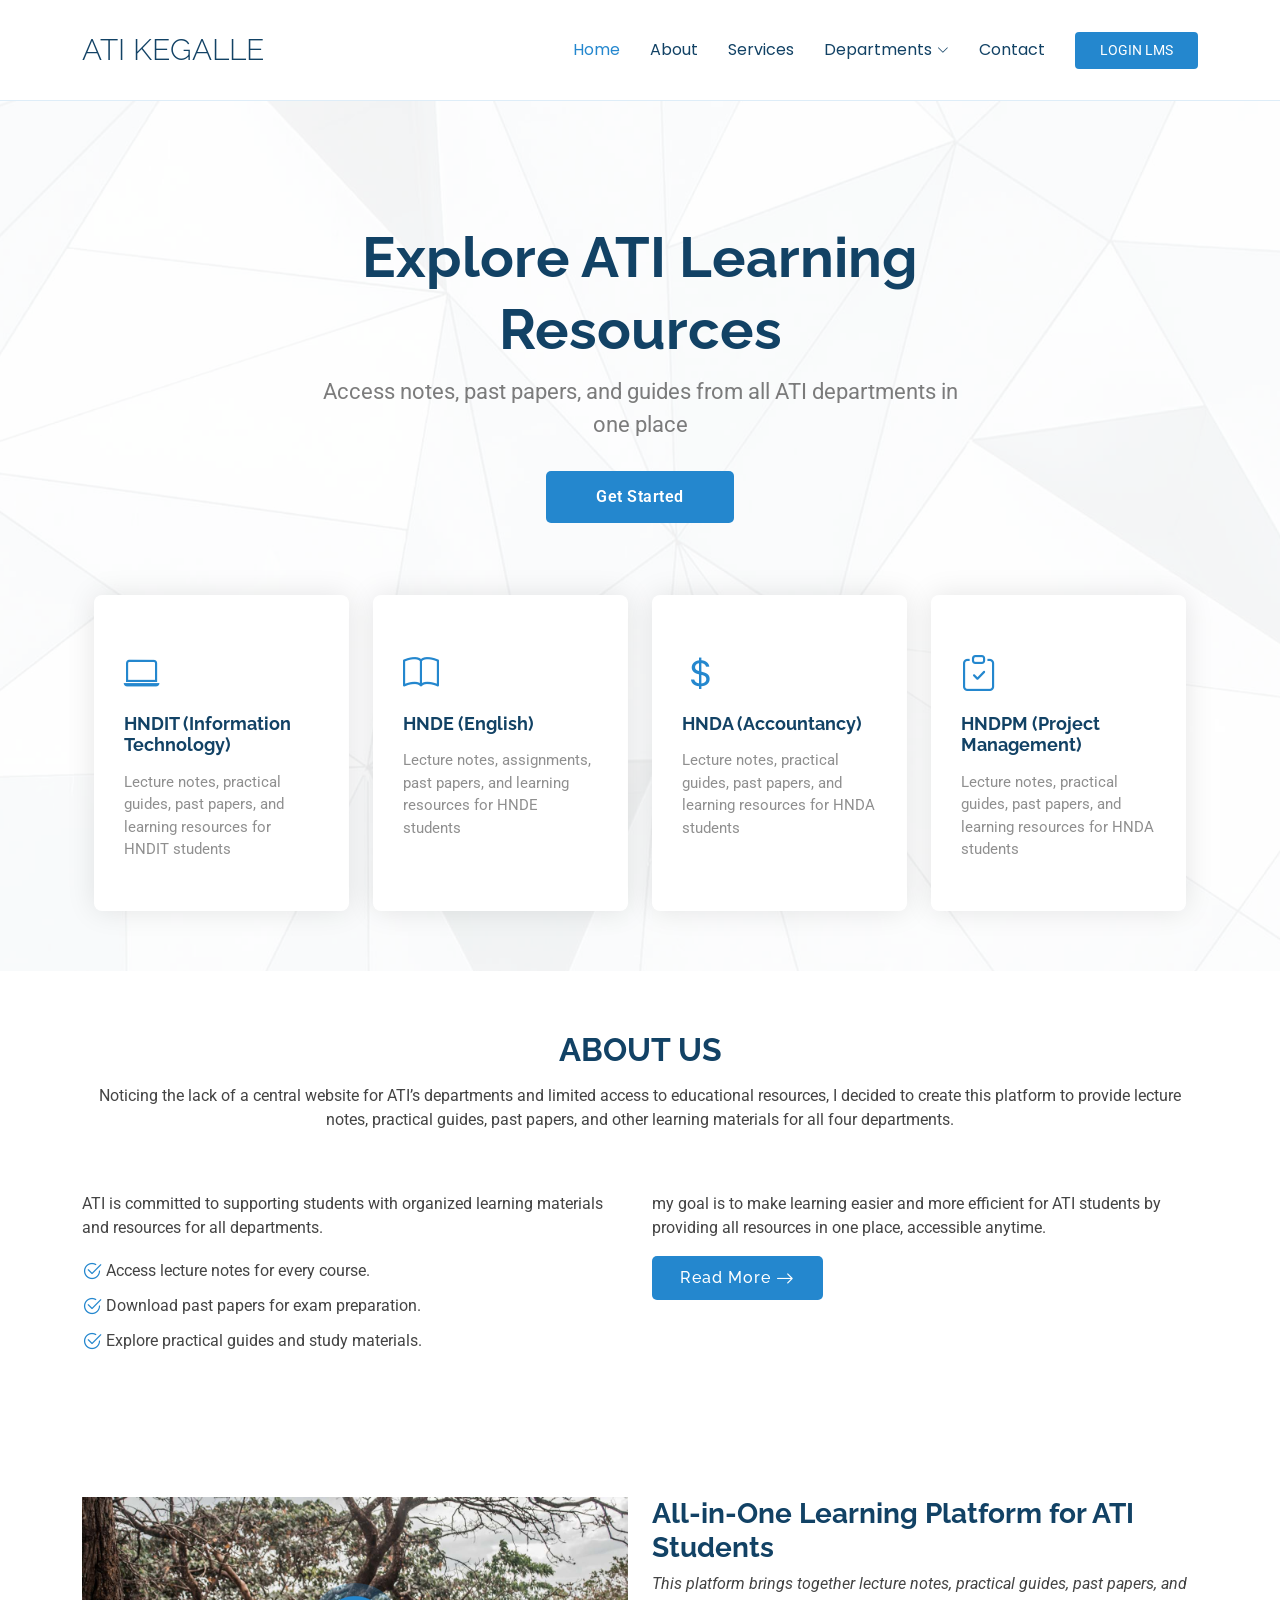
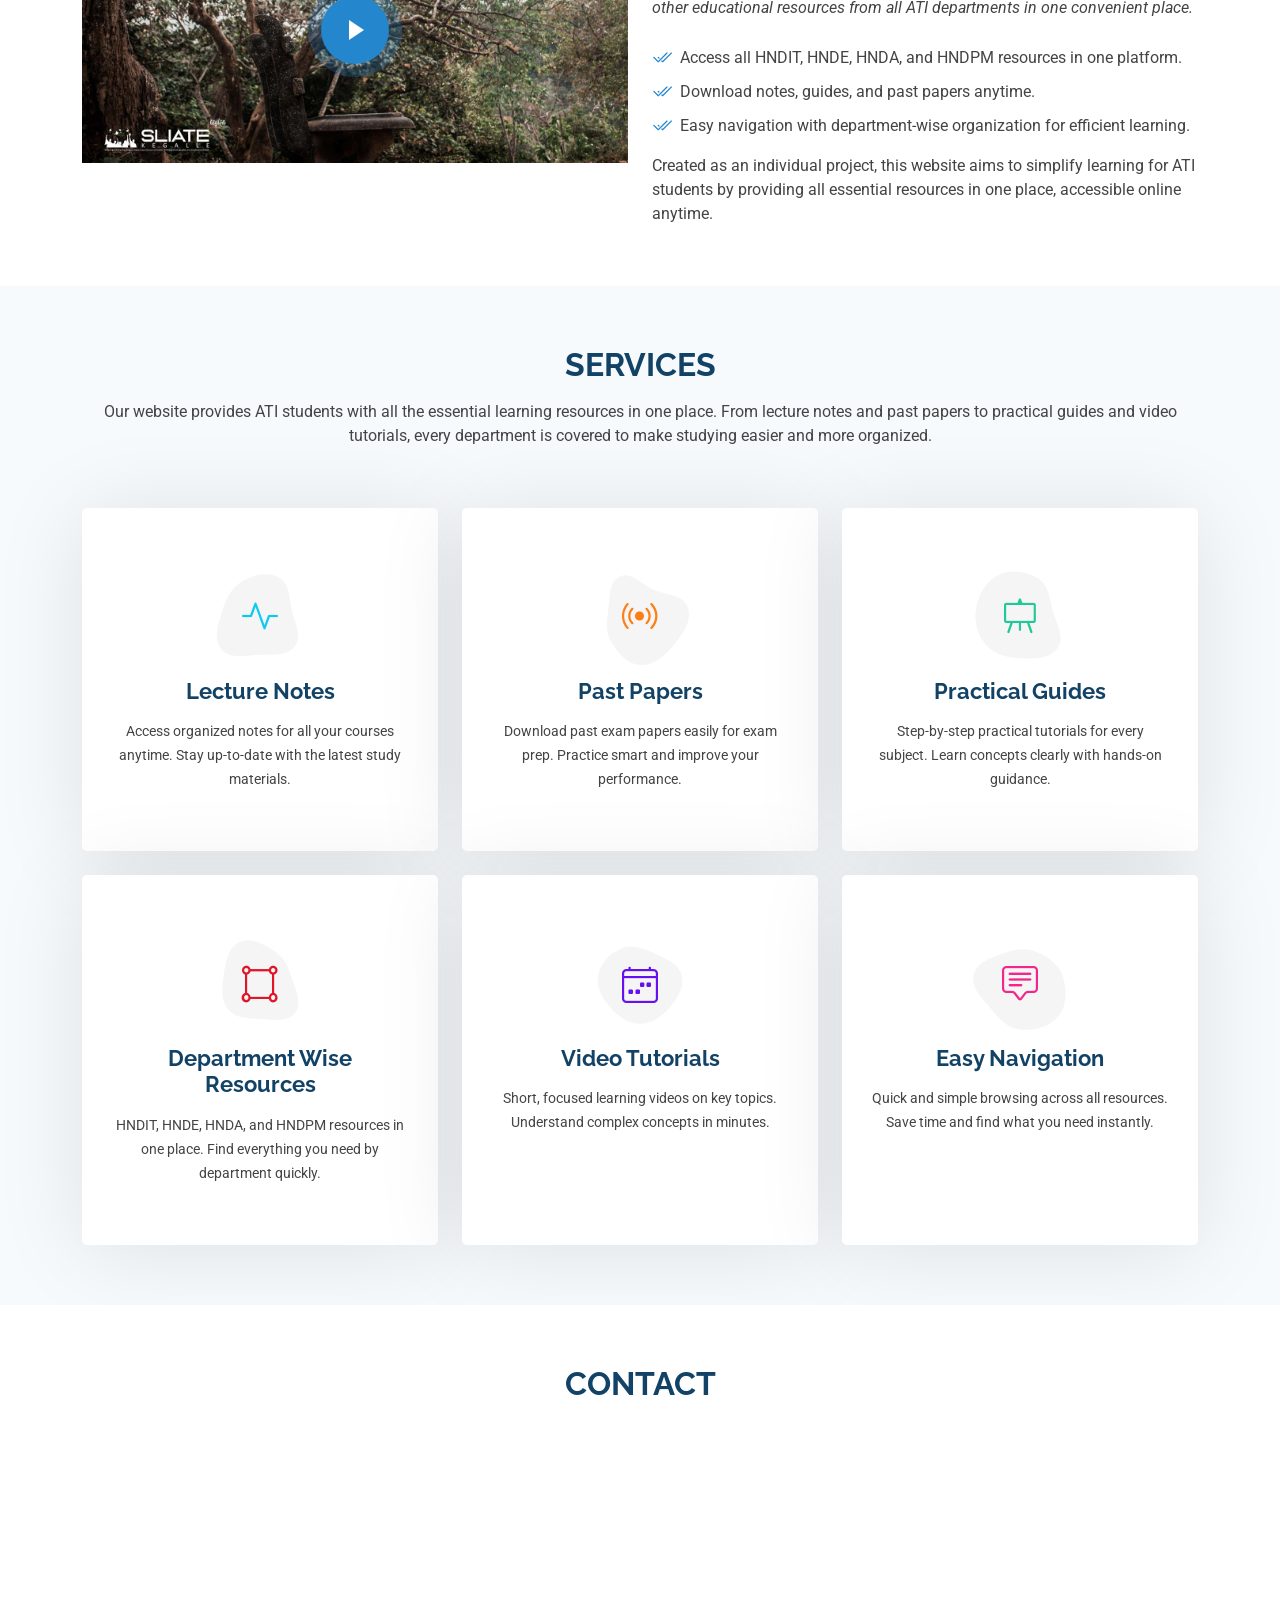
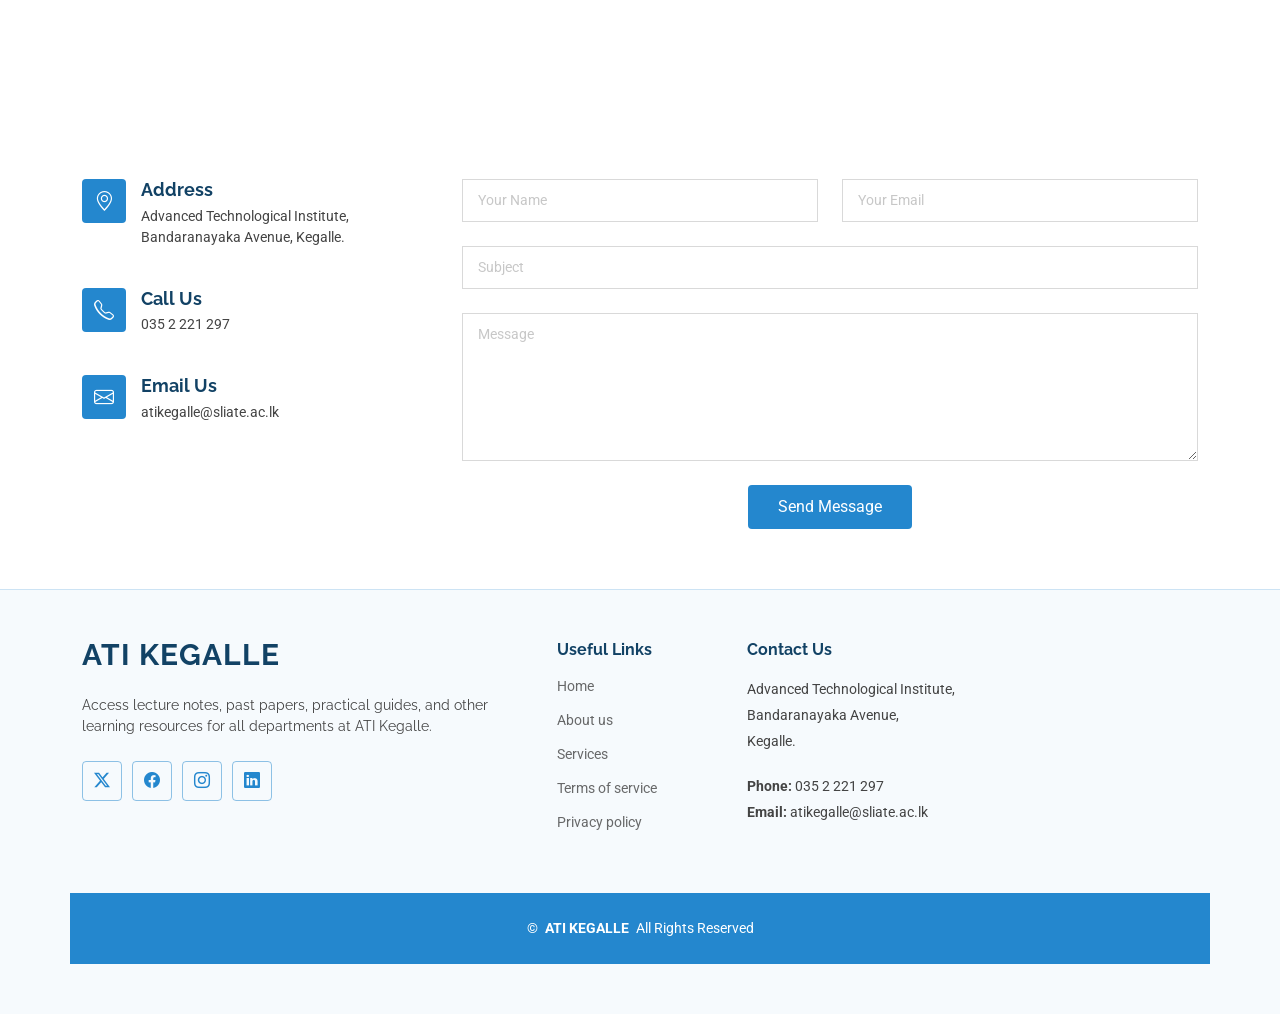
<file: Individual project 0005/index.html>
<!DOCTYPE html>
<html lang="en">

<head>
  <meta charset="utf-8">
  <meta content="width=device-width, initial-scale=1.0" name="viewport">
  <title>ATI kegalle educational resources</title>
  <meta name="description" content="">
  <meta name="keywords" content="">

  <!-- Favicons -->
  <link href="assets/img/world.png" rel="icon">
  <link href="assets/img/world.png" rel="icon">

  <!-- Fonts -->
  <link href="https://fonts.googleapis.com" rel="preconnect">
  <link href="https://fonts.gstatic.com" rel="preconnect" crossorigin>
  <link href="https://fonts.googleapis.com/css2?family=Roboto:ital,wght@0,100;0,300;0,400;0,500;0,700;0,900;1,100;1,300;1,400;1,500;1,700;1,900&family=Poppins:ital,wght@0,100;0,200;0,300;0,400;0,500;0,600;0,700;0,800;0,900;1,100;1,200;1,300;1,400;1,500;1,600;1,700;1,800;1,900&family=Raleway:ital,wght@0,100;0,200;0,300;0,400;0,500;0,600;0,700;0,800;0,900;1,100;1,200;1,300;1,400;1,500;1,600;1,700;1,800;1,900&display=swap" rel="stylesheet">

  <!-- Vendor CSS Files -->
  <link href="assets/vendor/bootstrap/css/bootstrap.min.css" rel="stylesheet">
  <link href="assets/vendor/bootstrap-icons/bootstrap-icons.css" rel="stylesheet">
  <link href="assets/vendor/aos/aos.css" rel="stylesheet">
  <link href="assets/vendor/glightbox/css/glightbox.min.css" rel="stylesheet">
  <link href="assets/vendor/swiper/swiper-bundle.min.css" rel="stylesheet">

  <!-- Main CSS File -->
  <link href="assets/css/main.css" rel="stylesheet">
</head>

<body class="index-page">

  <header id="header" class="header d-flex align-items-center sticky-top">
    <div class="container-fluid container-xl position-relative d-flex align-items-center">

      <a href="index.html" class="logo d-flex align-items-center me-auto">
        <!-- Uncomment the line below if you also wish to use an image logo -->
        <!-- <img src="assets/img/logo.png" alt=""> -->
        <h1 class="sitename">ATI KEGALLE</h1>
      </a>

      <nav id="navmenu" class="navmenu">
        <ul>
          <li><a href="#hero" class="active">Home<br></a></li>
          <li><a href="#about">About</a></li>
          <li><a href="#services">Services</a></li>
          <li class="dropdown"><a href="#"><span>Departments</span> <i class="bi bi-chevron-down toggle-dropdown"></i></a>
            <ul>
              <li class="dropdown"><a href="HNDIT.html"><span>Information Technology</span> <i class="bi bi-chevron-down toggle-dropdown"></i></a>
                <ul>
                  <li><a href="HNDIT.html">Visual Application Programming</a></li>
                  <li><a href="HNDIT.html">Web Design</a></li>
                  <li><a href="HNDIT.html">Computer and Network Systems</a></li>
                  <li><a href="HNDIT.html">Information Management and Information Systems</a></li>
                  <li><a href="HNDIT.html">Communication Skills</a></li>
                </ul>
              </li>
              <li><a href="HNDE.html">English</a></li>
              <li><a href="HNDA.html">Accountancy</a></li>
              <li><a href="HNDPM.html">Project Management</a></li>
            </ul>
          </li>
          <li><a href="#contact">Contact</a></li>
        </ul>
        <i class="mobile-nav-toggle d-xl-none bi bi-list"></i>
      </nav>

      <a class="btn-getstarted" href="https://lms.sliate.ac.lk/login/index.php">LOGIN LMS</a>

    </div>
  </header>

  <main class="main">

    <!-- Hero Section -->
    <section id="hero" class="hero section">

      <img src="assets/img/hero-bg-abstract.jpg" alt="" data-aos="fade-in" class="">

      <div class="container">
        <div class="row justify-content-center" data-aos="zoom-out">
          <div class="col-xl-7 col-lg-9 text-center">
             <h1>Explore ATI Learning Resources</h1>
             <p>Access notes, past papers, and guides from all ATI departments in one place</p>
            </div>

        <div class="text-center" data-aos="zoom-out" data-aos-delay="100">
          <a href="#about" class="btn-get-started">Get Started</a>
        </div>

        <div class="row gy-4 mt-5">
          <div class="col-md-6 col-lg-3" data-aos="zoom-out" data-aos-delay="100">
            <div class="icon-box">
              <div class="icon"><i class="bi bi-laptop"></i></div>
              <h4 class="title"><a href="HNDIT.html">HNDIT (Information Technology)</a></h4>
              <p class="description">Lecture notes, practical guides, past papers, and learning resources for HNDIT students</p>
            </div>
          </div><!--End Icon Box -->

          <div class="col-md-6 col-lg-3" data-aos="zoom-out" data-aos-delay="200">
            <div class="icon-box">
              <div class="icon"><i class="bi-book"></i></div>
              <h4 class="title"><a href="HNDE.html">HNDE (English)</a></h4>
              <p class="description">Lecture notes, assignments, past papers, and learning resources for HNDE students</p>
            </div>
          </div><!--End Icon Box -->

          <div class="col-md-6 col-lg-3" data-aos="zoom-out" data-aos-delay="300">
            <div class="icon-box">
              <div class="icon"><i class="bi-currency-dollar"></i></div>
              <h4 class="title"><a href="HNDA.html">HNDA (Accountancy)</a></h4>
              <p class="description">Lecture notes, practical guides, past papers, and learning resources for HNDA students</p>
            </div>
          </div><!--End Icon Box -->

          <div class="col-md-6 col-lg-3" data-aos="zoom-out" data-aos-delay="400">
            <div class="icon-box">
              <div class="icon"><i class="bi-clipboard-check"></i></div>
              <h4 class="title"><a href="HNDPM.html">HNDPM (Project Management)</a></h4>
              <p class="description">Lecture notes, practical guides, past papers, and learning resources for HNDA students</p>
            </div>
          </div><!--End Icon Box -->

        </div>
      </div>

    </section><!-- /Hero Section -->

    <!-- About Section -->
    <section id="about" class="about section">

      <!-- Section Title -->
       <div class="container section-title" data-aos="fade-up">
    <h2>About Us<br></h2>
    <p>Noticing the lack of a central website for ATI’s departments and limited access to educational resources, I decided to create this platform to provide lecture notes, practical guides, past papers, and other learning materials for all four departments.</p>
  </div><!-- End Section Title -->
  <div class="container">

  <div class="row gy-4">

    <div class="col-lg-6 content" data-aos="fade-up" data-aos-delay="100">
      <p>
        ATI is committed to supporting students with organized learning materials and resources for all departments.
      </p>
      <ul>
        <li><i class="bi bi-check2-circle"></i> <span>Access lecture notes for every course.</span></li>
        <li><i class="bi bi-check2-circle"></i> <span>Download past papers for exam preparation.</span></li>
        <li><i class="bi bi-check2-circle"></i> <span>Explore practical guides and study materials.</span></li>
      </ul>
    </div>

    <div class="col-lg-6" data-aos="fade-up" data-aos-delay="200">
      <p>my goal is to make learning easier and more efficient for ATI students by providing all resources in one place, accessible anytime.</p>
      <a href="#" class="read-more"><span>Read More</span><i class="bi bi-arrow-right"></i></a>
    </div>


        </div>

      </div>

    </section><!-- /About Section -->

    <!-- About Alt Section -->
    <section id="about-alt" class="about-alt section">

      <div class="container">

        <div class="row gy-4">
          <div class="col-lg-6 position-relative align-self-start" data-aos="fade-up" data-aos-delay="100">
            <img src="assets/img/about.jpg" class="img-fluid" alt="">
            <a href="https://www.youtube.com/watch?v=0QKURAjhRMc" class="glightbox pulsating-play-btn"></a>
          </div>
          <div class="col-lg-6 content" data-aos="fade-up" data-aos-delay="200">
            <h3>All-in-One Learning Platform for ATI Students</h3>
            <p class="fst-italic">
               This platform brings together lecture notes, practical guides, past papers, and other educational resources from all ATI departments in one convenient place.
            </p>
            <ul>
              <li><i class="bi bi-check2-all"></i> <span>Access all HNDIT, HNDE, HNDA, and HNDPM resources in one platform.</span></li>
              <li><i class="bi bi-check2-all"></i> <span>Download notes, guides, and past papers anytime.</span></li>
              <li><i class="bi bi-check2-all"></i> <span>Easy navigation with department-wise organization for efficient learning.</span></li>
            </ul>
            <p>
                Created as an individual project, this website aims to simplify learning for ATI students by providing all essential resources in one place, accessible online anytime.
              </p>
          </div>
        </div>

      </div>

    </section>
    <!-- /About Alt Section -->
    <!-- Services Section -->
    <section id="services" class="services section light-background">

      <!-- Section Title -->
      <div class="container section-title" data-aos="fade-up">
        <h2>Services</h2>
        <p>Our website provides ATI students with all the essential learning resources in one place. From lecture notes and past papers to practical guides and video tutorials, every department is covered to make studying easier and more organized.</p>

      </div><!-- End Section Title -->

      <div class="container">

        <div class="row gy-4">

          <div class="col-lg-4 col-md-6" data-aos="fade-up" data-aos-delay="100">
            <div class="service-item item-cyan position-relative">
              <div class="icon">
                <svg width="100" height="100" viewBox="0 0 600 600" xmlns="http://www.w3.org/2000/svg">
                  <path stroke="none" stroke-width="0" fill="#f5f5f5" d="M300,521.0016835830174C376.1290562159157,517.8887921683347,466.0731472004068,529.7835943286574,510.70327084640275,468.03025145048787C554.3714126377745,407.6079735673963,508.03601936045806,328.9844924480964,491.2728898941984,256.3432110539036C474.5976632858925,184.082847569629,479.9380746630129,96.60480741107993,416.23090153303,58.64404602377083C348.86323505073057,18.502131276798302,261.93793281208167,40.57373210992963,193.5410806939664,78.93577620505333C130.42746243093433,114.334589627462,98.30271207620316,179.96522072025542,76.75703585869454,249.04625023123273C51.97151888228291,328.5150500222984,13.704378332031375,421.85034740162234,66.52175969318436,486.19268352777647C119.04800174914682,550.1803526380478,217.28368757567262,524.383925680826,300,521.0016835830174"></path>
                </svg>
                <i class="bi bi-activity"></i>
              </div>
              <a href="service-details.html" class="stretched-link">
                <h3>Lecture Notes</h3>
              </a>
              <p>Access organized notes for all your courses anytime.
                Stay up-to-date with the latest study materials.</p>
            </div>
          </div><!-- End Service Item -->

          <div class="col-lg-4 col-md-6" data-aos="fade-up" data-aos-delay="200">
            <div class="service-item item-orange position-relative">
              <div class="icon">
                <svg width="100" height="100" viewBox="0 0 600 600" xmlns="http://www.w3.org/2000/svg">
                  <path stroke="none" stroke-width="0" fill="#f5f5f5" d="M300,582.0697525312426C382.5290701553225,586.8405444964366,449.9789794690241,525.3245884688669,502.5850820975895,461.55621195738473C556.606425686781,396.0723002908107,615.8543463187945,314.28637112970534,586.6730223649479,234.56875336149918C558.9533121215079,158.8439757836574,454.9685369536778,164.00468322053177,381.49747125262974,130.76875717737553C312.15926192815925,99.40240125094834,248.97055460311594,18.661163978235184,179.8680185752513,50.54337015887873C110.5421016452524,82.52863877960104,119.82277516462835,180.83849132639028,109.12597500060166,256.43424936330496C100.08760227029461,320.3096726198365,92.17705696193138,384.0621239912766,124.79988738764834,439.7174275375508C164.83382741302287,508.01625554203684,220.96474134820875,577.5009287672846,300,582.0697525312426"></path>
                </svg>
                <i class="bi bi-broadcast"></i>
              </div>
              <a href="service-details.html" class="stretched-link">
                <h3>Past Papers</h3>
              </a>
              <p>Download past exam papers easily for exam prep.
                Practice smart and improve your performance.</p>
            </div>
          </div><!-- End Service Item -->

          <div class="col-lg-4 col-md-6" data-aos="fade-up" data-aos-delay="300">
            <div class="service-item item-teal position-relative">
              <div class="icon">
                <svg width="100" height="100" viewBox="0 0 600 600" xmlns="http://www.w3.org/2000/svg">
                  <path stroke="none" stroke-width="0" fill="#f5f5f5" d="M300,541.5067337569781C382.14930387511276,545.0595476570109,479.8736841581634,548.3450877840088,526.4010558755058,480.5488172755941C571.5218469581645,414.80211281144784,517.5187510058486,332.0715597781072,496.52539010469104,255.14436215662573C477.37192572678356,184.95920475031193,473.57363656557914,105.61284051026155,413.0603344069578,65.22779650032875C343.27470386102294,18.654635553484475,251.2091493199835,5.337323636656869,175.0934190732945,40.62881213300186C97.87086631185822,76.43348514350839,51.98124368387456,156.15599469081315,36.44837278890362,239.84606092416172C21.716077023791087,319.22268207091537,43.775223500013084,401.1760424656574,96.891909868211,461.97329694683043C147.22146801428983,519.5804099606455,223.5754009179313,538.201503339737,300,541.5067337569781"></path>
                </svg>
                <i class="bi bi-easel"></i>
              </div>
              <a href="service-details.html" class="stretched-link">
                <h3>Practical Guides</h3>
              </a>
              <p>Step-by-step practical tutorials for every subject.
                Learn concepts clearly with hands-on guidance.</p>
            </div>
          </div><!-- End Service Item -->

          <div class="col-lg-4 col-md-6" data-aos="fade-up" data-aos-delay="400">
            <div class="service-item item-red position-relative">
              <div class="icon">
                <svg width="100" height="100" viewBox="0 0 600 600" xmlns="http://www.w3.org/2000/svg">
                  <path stroke="none" stroke-width="0" fill="#f5f5f5" d="M300,503.46388370962813C374.79870501325706,506.71871716319447,464.8034551963731,527.1746412648533,510.4981551193396,467.86667711651364C555.9287308511215,408.9015244558933,512.6030010748507,327.5744911775523,490.211057578863,256.5855673507754C471.097692560561,195.9906835881958,447.69079081568157,138.11976852964426,395.19560036434837,102.3242989838813C329.3053358748298,57.3949838291264,248.02791733380457,8.279543830951368,175.87071277845988,42.242879143198664C103.41431057327972,76.34704239035025,93.79494320519305,170.9812938413882,81.28167332365135,250.07896920659033C70.17666984294237,320.27484674793965,64.84698225790005,396.69656628748305,111.28512138212992,450.4950937839243C156.20124167950087,502.5303643271138,231.32542653798444,500.4755392045468,300,503.46388370962813"></path>
                </svg>
                <i class="bi bi-bounding-box-circles"></i>
              </div>
              <a href="service-details.html" class="stretched-link">
                <h3>Department Wise Resources</h3>
              </a>
              <p>HNDIT, HNDE, HNDA, and HNDPM resources in one place.
                Find everything you need by department quickly.</p>
              <a href="service-details.html" class="stretched-link"></a>
            </div>
          </div><!-- End Service Item -->

          <div class="col-lg-4 col-md-6" data-aos="fade-up" data-aos-delay="500">
            <div class="service-item item-indigo position-relative">
              <div class="icon">
                <svg width="100" height="100" viewBox="0 0 600 600" xmlns="http://www.w3.org/2000/svg">
                  <path stroke="none" stroke-width="0" fill="#f5f5f5" d="M300,532.3542879108572C369.38199826031484,532.3153073249985,429.10787420159085,491.63046689027357,474.5244479745417,439.17860296908856C522.8885846962883,383.3225815378663,569.1668002868075,314.3205725914397,550.7432151929288,242.7694973846089C532.6665558377875,172.5657663291529,456.2379748765914,142.6223662098291,390.3689995646985,112.34683881706744C326.66090330228417,83.06452184765237,258.84405631176094,53.51806209861945,193.32584062364296,78.48882559362697C121.61183558270385,105.82097193414197,62.805066853699245,167.19869350419734,48.57481801355237,242.6138429142374C34.843463184063346,315.3850353017275,76.69343916112496,383.4422959591041,125.22947124332185,439.3748458443577C170.7312796277747,491.8107796887764,230.57421082200815,532.3932930995766,300,532.3542879108572"></path>
                </svg>
                <i class="bi bi-calendar4-week icon"></i>
              </div>
              <a href="service-details.html" class="stretched-link">
                <h3>Video Tutorials</h3>
              </a>
              <p>Short, focused learning videos on key topics.
                Understand complex concepts in minutes.</p>
              <a href="service-details.html" class="stretched-link"></a>
            </div>
          </div><!-- End Service Item -->

          <div class="col-lg-4 col-md-6" data-aos="fade-up" data-aos-delay="600">
            <div class="service-item item-pink position-relative">
              <div class="icon">
                <svg width="100" height="100" viewBox="0 0 600 600" xmlns="http://www.w3.org/2000/svg">
                  <path stroke="none" stroke-width="0" fill="#f5f5f5" d="M300,566.797414625762C385.7384707136149,576.1784315230908,478.7894351017131,552.8928747891023,531.9192734346935,484.94944893311C584.6109503024035,417.5663521118492,582.489472248146,322.67544863468447,553.9536738515405,242.03673114598146C529.1557734026468,171.96086150256528,465.24506316201064,127.66468636344209,395.9583748389544,100.7403814666027C334.2173773831606,76.7482773500951,269.4350130405921,84.62216499799875,207.1952322260088,107.2889140133804C132.92018162631612,134.33871894543012,41.79353780512637,160.00259165414826,22.644507872594943,236.69541883565114C3.319112789854554,314.0945973066697,72.72355303640163,379.243833228382,124.04198916343866,440.3218312028393C172.9286146004772,498.5055451809895,224.45579914871206,558.5317968840102,300,566.797414625762"></path>
                </svg>
                <i class="bi bi-chat-square-text"></i>
              </div>
              <a href="service-details.html" class="stretched-link">
                <h3>Easy Navigation</h3>
              </a>
              <p>Quick and simple browsing across all resources.
                Save time and find what you need instantly.</p>
              <a href="service-details.html" class="stretched-link"></a>
            </div>
          </div><!-- End Service Item -->

        </div>

      </div>

    </section><!-- /Services Section -->
    <!-- Contact Section -->
    <section id="contact" class="contact section">

      <!-- Section Title -->
      <div class="container section-title" data-aos="fade-up">
        <h2>Contact</h2>
      </div><!-- End Section Title -->

      <div class="container" data-aos="fade-up" data-aos-delay="100">

        <div class="mb-4" data-aos="fade-up" data-aos-delay="200">
  <iframe 
    src="https://www.google.com/maps/embed?pb=!1m18!1m12!1m3!1d3957.942995492592!2d80.35449747523266!3d7.247328414328506!2m3!1f0!2f0!3f0!3m2!1i1024!2i768!4f13.1!3m3!1m2!1s0x3ae31152e6ea0aad%3A0xca5ab48d8df68565!2sAdvanced%20Technological%20Institute%20-%20Kegalle!5e0!3m2!1sen!2slk!4v1766081416708!5m2!1sen!2slk" style="border:0; width:100%; height:270px;"allowfullscreen="" loading="lazy" referrerpolicy="no-referrer-when-downgrade"></iframe>
  </div>
        <div class="row gy-4">

          <div class="col-lg-4">
            <div class="info-item d-flex" data-aos="fade-up" data-aos-delay="300">
              <i class="bi bi-geo-alt flex-shrink-0"></i>
              <div>
                <h3>Address</h3>
                <p>Advanced Technological Institute,
                  Bandaranayaka Avenue,
                  Kegalle.
                </p>
              </div>
            </div><!-- End Info Item -->

            <div class="info-item d-flex" data-aos="fade-up" data-aos-delay="400">
              <i class="bi bi-telephone flex-shrink-0"></i>
              <div>
                <h3>Call Us</h3>
                <p>035 2 221 297</p>
              </div>
            </div><!-- End Info Item -->

            <div class="info-item d-flex" data-aos="fade-up" data-aos-delay="500">
              <i class="bi bi-envelope flex-shrink-0"></i>
              <div>
                <h3>Email Us</h3>
                <p>atikegalle@sliate.ac.lk</p>
              </div>
            </div><!-- End Info Item -->

          </div>

          <div class="col-lg-8">
            <form action="forms/contact.php" method="post" class="php-email-form" data-aos="fade-up" data-aos-delay="200">
              <div class="row gy-4">

                <div class="col-md-6">
                  <input type="text" name="name" class="form-control" placeholder="Your Name" required="">
                </div>

                <div class="col-md-6 ">
                  <input type="email" class="form-control" name="email" placeholder="Your Email" required="">
                </div>

                <div class="col-md-12">
                  <input type="text" class="form-control" name="subject" placeholder="Subject" required="">
                </div>

                <div class="col-md-12">
                  <textarea class="form-control" name="message" rows="6" placeholder="Message" required=""></textarea>
                </div>

                <div class="col-md-12 text-center">
                  <div class="loading">Loading</div>
                  <div class="error-message"></div>
                  <div class="sent-message">Your message has been sent. Thank you!</div>

                  <button type="submit">Send Message</button>
                </div>

              </div>
            </form>
          </div><!-- End Contact Form -->

        </div>

      </div>

    </section><!-- /Contact Section -->

  </main>

  <footer id="footer" class="footer light-background">

    <div class="container footer-top">
  <div class="row gy-4">
    <div class="col-lg-5 col-md-12 footer-about">
      <a href="index.html" class="logo d-flex align-items-center">
        <span class="sitename">ATI KEGALLE</span>
      </a>
      <p>Access lecture notes, past papers, practical guides, and other learning resources for all departments at ATI Kegalle.</p>
      <div class="social-links d-flex mt-4">
        <a href="#"><i class="bi bi-twitter-x"></i></a>
        <a href="https://www.facebook.com/it.stu.asso.keg/"><i class="bi bi-facebook"></i></a>
        <a href="#"><i class="bi bi-instagram"></i></a>
        <a href="#"><i class="bi bi-linkedin"></i></a>
      </div>
    </div>
        <div class="col-lg-2 col-6 footer-links">
          <h4>Useful Links</h4>
          <ul>
            <li><a href="#">Home</a></li>
            <li><a href="#">About us</a></li>
            <li><a href="#">Services</a></li>
            <li><a href="#">Terms of service</a></li>
            <li><a href="#">Privacy policy</a></li>
          </ul>
        </div>
        <div class="col-lg-3 col-md-12 footer-contact text-center text-md-start">
          <h4>Contact Us</h4>
          <p>Advanced Technological Institute,</p>
          <p>Bandaranayaka Avenue,</p>
          <p>Kegalle.</p>
          <p class="mt-4"><strong>Phone:</strong> <span>035 2 221 297</span></p>
          <p><strong>Email:</strong> <span>atikegalle@sliate.ac.lk</span></p>
        </div>

      </div>
    </div>

   <div class="container copyright text-center mt-4">
  <p>© <strong class="px-1 sitename">ATI KEGALLE</strong> All Rights Reserved</p>
</div>

  </footer>

  <!-- Scroll Top -->
  <a href="#" id="scroll-top" class="scroll-top d-flex align-items-center justify-content-center"><i class="bi bi-arrow-up-short"></i></a>

  <!-- Preloader -->
  <div id="preloader"></div>

  <!-- Vendor JS Files -->
  <script src="assets/vendor/bootstrap/js/bootstrap.bundle.min.js"></script>
  <script src="assets/vendor/php-email-form/validate.js"></script>
  <script src="assets/vendor/aos/aos.js"></script>
  <script src="assets/vendor/purecounter/purecounter_vanilla.js"></script>
  <script src="assets/vendor/glightbox/js/glightbox.min.js"></script>
  <script src="assets/vendor/swiper/swiper-bundle.min.js"></script>
  <script src="assets/vendor/imagesloaded/imagesloaded.pkgd.min.js"></script>
  <script src="assets/vendor/isotope-layout/isotope.pkgd.min.js"></script>

  <!-- Main JS File -->
  <script src="assets/js/main.js"></script>

</body>

</html>
</file>
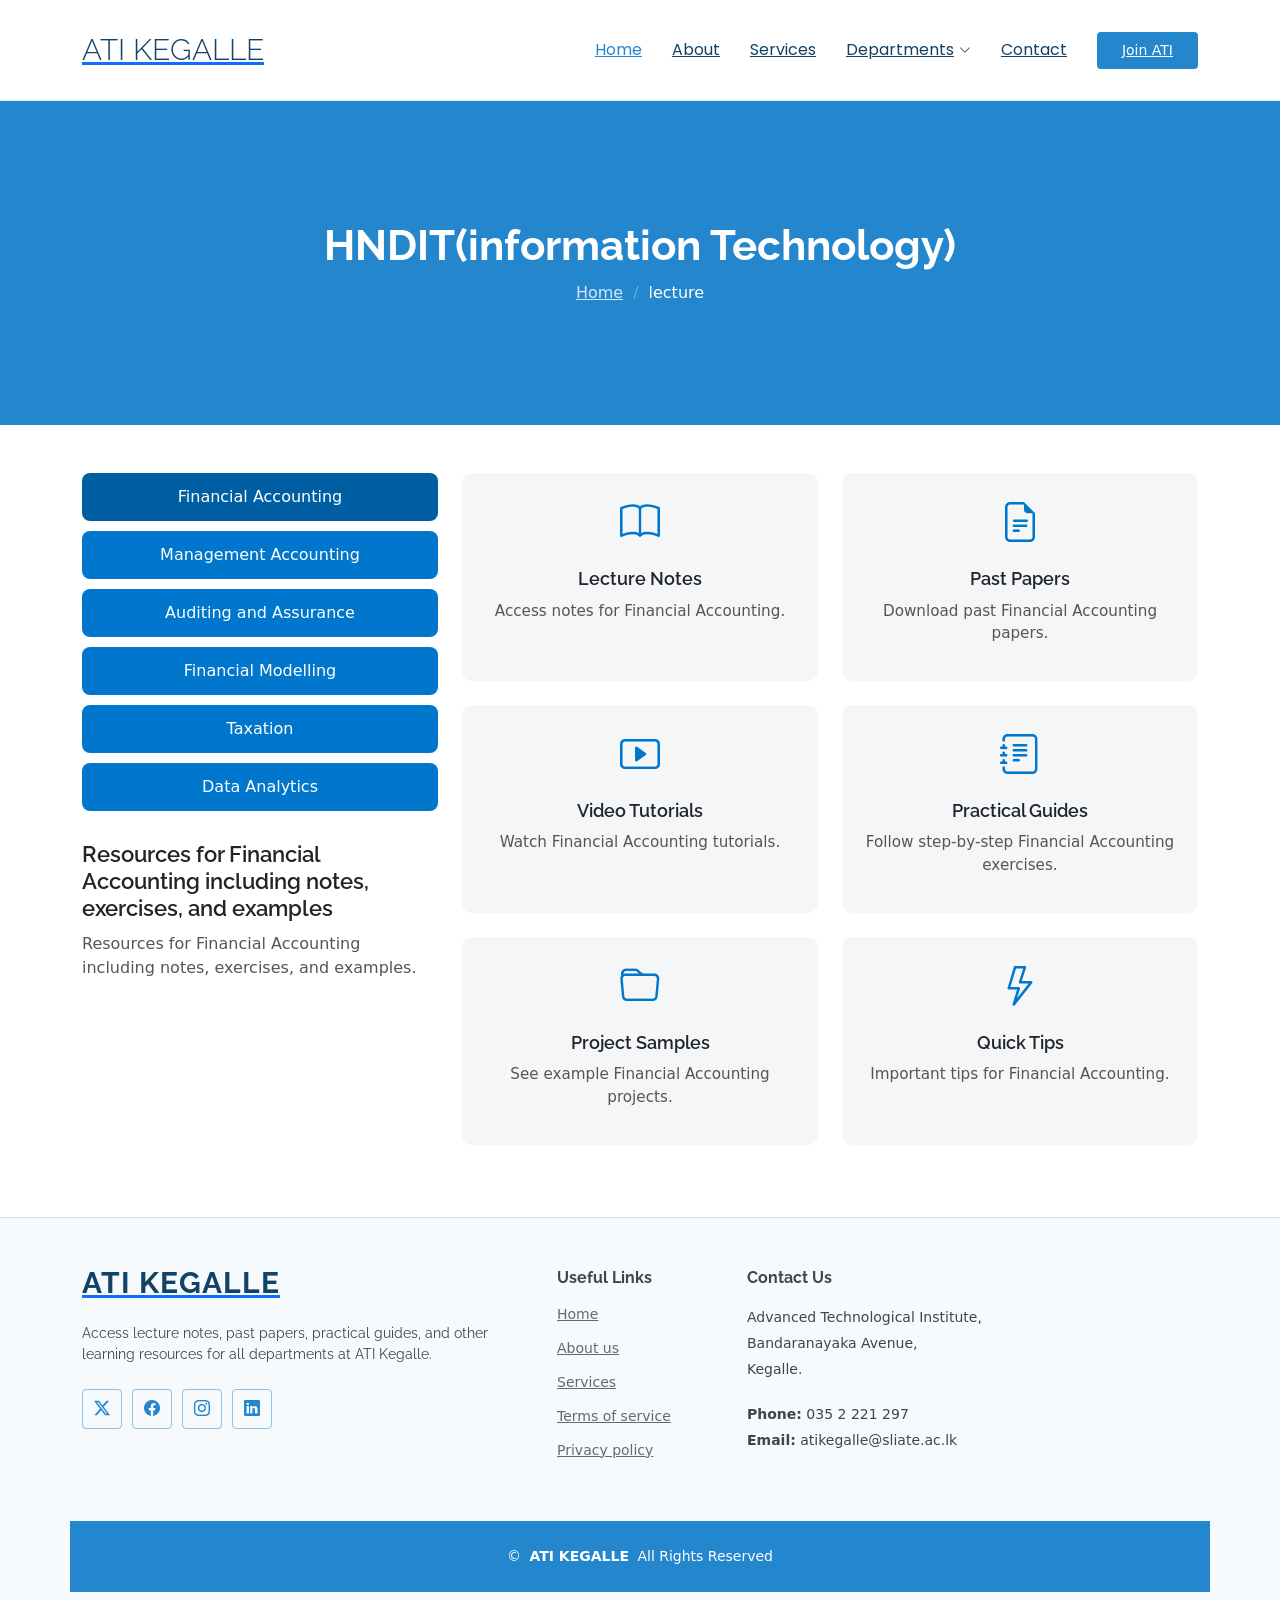
<file: Individual project 0005/HNDA.html>
<!DOCTYPE html>
<html lang="en">

<head>
  <meta charset="utf-8">
  <meta content="width=device-width, initial-scale=1.0" name="viewport">
  <title>ATI kegalle educational resources</title>
  <meta name="description" content="">
  <meta name="keywords" content="">

  <!-- Favicons -->
  <link href="assets/img/world.png" rel="icon">
  <link href="assets/img/world.png" rel="icon">

  <!-- Fonts -->
  <link href="https://fonts.googleapis.com" rel="preconnect">
  <link href="https://fonts.gstatic.com" rel="preconnect" crossorigin>
  <link href="https://fonts.googleapis.com/css2?family=Roboto:ital,wght@0,100;0,300;0,400;0,500;0,700;0,900;1,100;1,300;1,400;1,500;1,700;1,900&family=Poppins:ital,wght@0,100;0,200;0,300;0,400;0,500;0,600;0,700;0,800;0,900;1,100;1,200;1,300;1,400;1,500;1,600;1,700;1,800;1,900&family=Raleway:ital,wght@0,100;0,200;0,300;0,400;0,500;0,600;0,700;0,800;0,900;1,100;1,200;1,300;1,400;1,500;1,600;1,700;1,800;1,900&display=swap" rel="stylesheet">

  <!-- Vendor CSS Files -->
  <link href="assets/vendor/bootstrap/css/bootstrap.min.css" rel="stylesheet">
  <link href="assets/vendor/bootstrap-icons/bootstrap-icons.css" rel="stylesheet">
  <link href="assets/vendor/aos/aos.css" rel="stylesheet">
  <link href="assets/vendor/glightbox/css/glightbox.min.css" rel="stylesheet">
  <link href="assets/vendor/swiper/swiper-bundle.min.css" rel="stylesheet">


  <!-- Main CSS File -->
  <link href="assets/css/HNDA.css" rel="stylesheet">

</head>

<body class="service-details-page">

  <header id="header" class="header d-flex align-items-center sticky-top">
    <div class="container-fluid container-xl position-relative d-flex align-items-center">

      <a href="index.html" class="logo d-flex align-items-center me-auto">
        <!-- Uncomment the line below if you also wish to use an image logo -->
        <!-- <img src="assets/img/logo.png" alt=""> -->
        <h1 class="sitename">ATI KEGALLE</h1>
      </a>

      <nav id="navmenu" class="navmenu">
        <ul>
          <li><a href="#hero" class="active">Home<br></a></li>
          <li><a href="#about">About</a></li>
          <li><a href="#services">Services</a></li>
          <li class="dropdown"><a href="#"><span>Departments</span> <i class="bi bi-chevron-down toggle-dropdown"></i></a>
            <ul>
              <li class="dropdown"><a href="HNDIT.html"><span>Information Technology</span> <i class="bi bi-chevron-down toggle-dropdown"></i></a>
                <ul>
                  <li><a href="HNDIT.html">Visual Application Programming</a></li>
                  <li><a href="HNDIT.html">Web Design</a></li>
                  <li><a href="HNDIT.html">Computer and Network Systems</a></li>
                  <li><a href="HNDIT.html">Information Management and Information Systems</a></li>
                  <li><a href="HNDIT.html">Communication Skills</a></li>
                </ul>
              </li>
              <li><a href="HNDE.html">English</a></li>
              <li><a href="HNDA.html">Accountancy</a></li>
              <li><a href="HNDPM.html">Project Management</a></li>
            </ul>
          </li>
          <li><a href="#contact">Contact</a></li>
        </ul>
        <i class="mobile-nav-toggle d-xl-none bi bi-list"></i>
      </nav>

      <a class="btn-getstarted" href="#about">Join ATI</a>

    </div>
  </header>

  <main class="main">

  <!-- Page Title -->
  <div class="page-title accent-background">
    <div class="container">
      <h1>HNDIT(information Technology)</h1>
      <nav class="breadcrumbs">
        <ol>
          <li><a href="index.html">Home</a></li>
          <li class="current">lecture</li>
        </ol>
      </nav>
    </div>
  </div><!-- End Page Title -->

  <!DOCTYPE html>
<html lang="en">
<head>
  <meta charset="UTF-8">
  <meta name="viewport" content="width=device-width, initial-scale=1.0">
  <title>ATI Educational Resources</title>
  <link href="https://cdn.jsdelivr.net/npm/bootstrap@5.3.0/dist/css/bootstrap.min.css" rel="stylesheet">
  <link href="https://cdn.jsdelivr.net/npm/bootstrap-icons@1.10.5/font/bootstrap-icons.css" rel="stylesheet">

</head>
<body>

<div class="container my-5">
  <div class="row">
    <!-- Left Column: Subjects -->
    <div class="col-lg-4">
      <div class="services-list">
        <a href="#" class="subject-btn active" data-sub="visual-app">Financial Accounting</a>
        <a href="#" class="subject-btn" data-sub="web-design">Management Accounting</a>
        <a href="#" class="subject-btn" data-sub="comp-net">Auditing and Assurance</a>
        <a href="#" class="subject-btn" data-sub="info-mgmt">Financial Modelling</a>
        <a href="#" class="subject-btn" data-sub="ict-project">Taxation</a>
        <a href="#" class="subject-btn" data-sub="comm-skill">Data Analytics</a>
      </div>

      <h4 id="subject-title">Visual Application Programming</h4>
      <p id="subject-desc">
        Learn the basics of Visual Application Programming with hands-on exercises. Build interactive applications and understand core concepts effectively.
      </p>
    </div>

    <!-- Right Column: Resource Boxes -->
    <div class="col-lg-8">
      <div class="row" id="subject-resources">
        <!-- Resource boxes will be dynamically inserted here -->
      </div>
    </div>
  </div>
</div>

<script>
const resources = {
  "visual-app": {  // Financial Accounting
    desc: "Resources for Financial Accounting including notes, exercises, and examples.",
    items: [
      { title: "Lecture Notes", desc: "Access notes for Financial Accounting.", icon: "bi-book", link: "#" },
      { title: "Past Papers", desc: "Download past Financial Accounting papers.", icon: "bi-file-earmark-text", link: "#" },
      { title: "Video Tutorials", desc: "Watch Financial Accounting tutorials.", icon: "bi-play-btn", link: "#" },
      { title: "Practical Guides", desc: "Follow step-by-step Financial Accounting exercises.", icon: "bi-journal-text", link: "#" },
      { title: "Project Samples", desc: "See example Financial Accounting projects.", icon: "bi-folder", link: "#" },
      { title: "Quick Tips", desc: "Important tips for Financial Accounting.", icon: "bi-lightning", link: "#" }
    ]
  },
  "web-design": {  // Management Accounting
    desc: "Resources for Management Accounting including notes, exercises, and examples.",
    items: [
      { title: "Lecture Notes", desc: "Access notes for Management Accounting.", icon: "bi-book", link: "#" },
      { title: "Past Papers", desc: "Download past Management Accounting papers.", icon: "bi-file-earmark-text", link: "#" },
      { title: "Video Tutorials", desc: "Watch Management Accounting tutorials.", icon: "bi-play-btn", link: "#" },
      { title: "Practical Guides", desc: "Step-by-step Management Accounting exercises.", icon: "bi-journal-text", link: "#" },
      { title: "Project Samples", desc: "See example Management Accounting projects.", icon: "bi-folder", link: "#" },
      { title: "Quick Tips", desc: "Tips for Management Accounting.", icon: "bi-lightning", link: "#" }
    ]
  },
  "comp-net": {  // Auditing and Assurance
    desc: "Resources for Auditing and Assurance including notes, exercises, and examples.",
    items: [
      { title: "Lecture Notes", desc: "Access notes for Auditing and Assurance.", icon: "bi-book", link: "#" },
      { title: "Past Papers", desc: "Download past Auditing papers.", icon: "bi-file-earmark-text", link: "#" },
      { title: "Video Tutorials", desc: "Watch Auditing tutorials.", icon: "bi-play-btn", link: "#" },
      { title: "Practical Guides", desc: "Step-by-step Auditing exercises.", icon: "bi-journal-text", link: "#" },
      { title: "Project Samples", desc: "See example Auditing projects.", icon: "bi-folder", link: "#" },
      { title: "Quick Tips", desc: "Tips for Auditing and Assurance.", icon: "bi-lightning", link: "#" }
    ]
  },
  "info-mgmt": {  // Financial Modelling
    desc: "Resources for Financial Modelling including guides, tutorials, and projects.",
    items: [
      { title: "Lecture Notes", desc: "Access notes for Financial Modelling.", icon: "bi-book", link: "#" },
      { title: "Past Papers", desc: "Download past Financial Modelling papers.", icon: "bi-file-earmark-text", link: "#" },
      { title: "Video Tutorials", desc: "Watch Financial Modelling tutorials.", icon: "bi-play-btn", link: "#" },
      { title: "Practical Guides", desc: "Follow step-by-step Financial Modelling exercises.", icon: "bi-journal-text", link: "#" },
      { title: "Project Samples", desc: "See example Financial Modelling projects.", icon: "bi-folder", link: "#" },
      { title: "Quick Tips", desc: "Tips for Financial Modelling.", icon: "bi-lightning", link: "#" }
    ]
  },
  "ict-project": {  // Taxation
    desc: "Resources for Taxation including notes, exercises, and examples.",
    items: [
      { title: "Lecture Notes", desc: "Access notes for Taxation.", icon: "bi-book", link: "#" },
      { title: "Past Papers", desc: "Download past Taxation papers.", icon: "bi-file-earmark-text", link: "#" },
      { title: "Video Tutorials", desc: "Watch Taxation tutorials.", icon: "bi-play-btn", link: "#" },
      { title: "Practical Guides", desc: "Step-by-step Taxation exercises.", icon: "bi-journal-text", link: "#" },
      { title: "Project Samples", desc: "See example Taxation projects.", icon: "bi-folder", link: "#" },
      { title: "Quick Tips", desc: "Tips for Taxation.", icon: "bi-lightning", link: "#" }
    ]
  },
  "comm-skill": {  // Data Analytics
    desc: "Resources for Data Analytics including notes, exercises, and examples.",
    items: [
      { title: "Lecture Notes", desc: "Access notes for Data Analytics.", icon: "bi-book", link: "#" },
      { title: "Past Papers", desc: "Download past Data Analytics papers.", icon: "bi-file-earmark-text", link: "#" },
      { title: "Video Tutorials", desc: "Watch Data Analytics tutorials.", icon: "bi-play-btn", link: "#" },
      { title: "Practical Guides", desc: "Follow step-by-step Data Analytics exercises.", icon: "bi-journal-text", link: "#" },
      { title: "Project Samples", desc: "See example Data Analytics projects.", icon: "bi-folder", link: "#" },
      { title: "Quick Tips", desc: "Tips for Data Analytics.", icon: "bi-lightning", link: "#" }
    ]
  }
};


// Function to render resources
function renderResources(subject) {
  document.getElementById("subject-title").textContent = resources[subject].desc.split(".")[0];
  document.getElementById("subject-desc").textContent = resources[subject].desc;

  const container = document.getElementById("subject-resources");
  container.innerHTML = "";
  resources[subject].items.forEach(res => {
    const box = document.createElement("div");
    box.classList.add("col-md-6", "mb-4");
    box.innerHTML = `
      <a href="${res.link}" target="_blank" style="text-decoration:none;color:inherit;">
        <div class="icon-box">
          <div class="icon"><i class="bi ${res.icon}"></i></div>
          <h5>${res.title}</h5>
          <p>${res.desc}</p>
        </div>
      </a>
    `;
    container.appendChild(box);
  });
}

// Button click handler
document.querySelectorAll(".subject-btn").forEach(btn => {
  btn.addEventListener("click", e => {
    e.preventDefault();
    document.querySelectorAll(".subject-btn").forEach(b => b.classList.remove("active"));
    btn.classList.add("active");
    renderResources(btn.getAttribute("data-sub"));
  });
});

// Load default subject
renderResources("visual-app");
</script>

   <footer id="footer" class="footer light-background">

    <div class="container footer-top">
  <div class="row gy-4">
    <div class="col-lg-5 col-md-12 footer-about">
      <a href="index.html" class="logo d-flex align-items-center">
        <span class="sitename">ATI KEGALLE</span>
      </a>
      <p>Access lecture notes, past papers, practical guides, and other learning resources for all departments at ATI Kegalle.</p>
      <div class="social-links d-flex mt-4">
        <a href="#"><i class="bi bi-twitter-x"></i></a>
        <a href="#"><i class="bi bi-facebook"></i></a>
        <a href="#"><i class="bi bi-instagram"></i></a>
        <a href="#"><i class="bi bi-linkedin"></i></a>
      </div>
    </div>
        <div class="col-lg-2 col-6 footer-links">
          <h4>Useful Links</h4>
          <ul>
            <li><a href="#">Home</a></li>
            <li><a href="#">About us</a></li>
            <li><a href="#">Services</a></li>
            <li><a href="#">Terms of service</a></li>
            <li><a href="#">Privacy policy</a></li>
          </ul>
        </div>
        <div class="col-lg-3 col-md-12 footer-contact text-center text-md-start">
          <h4>Contact Us</h4>
          <p>Advanced Technological Institute,</p>
          <p>Bandaranayaka Avenue,</p>
          <p>Kegalle.</p>
          <p class="mt-4"><strong>Phone:</strong> <span>035 2 221 297</span></p>
          <p><strong>Email:</strong> <span>atikegalle@sliate.ac.lk</span></p>
        </div>

      </div>
    </div>

   <div class="container copyright text-center mt-4">
  <p>© <strong class="px-1 sitename">ATI KEGALLE</strong> All Rights Reserved</p>
</div>

  </footer>

  <!-- Scroll Top -->
  <a href="#" id="scroll-top" class="scroll-top d-flex align-items-center justify-content-center"><i class="bi bi-arrow-up-short"></i></a>

  <!-- Preloader -->
  <div id="preloader"></div>

  <!-- Vendor JS Files -->
  <script src="assets/vendor/bootstrap/js/bootstrap.bundle.min.js"></script>
  <script src="assets/vendor/php-email-form/validate.js"></script>
  <script src="assets/vendor/aos/aos.js"></script>
  <script src="assets/vendor/purecounter/purecounter_vanilla.js"></script>
  <script src="assets/vendor/glightbox/js/glightbox.min.js"></script>
  <script src="assets/vendor/swiper/swiper-bundle.min.js"></script>
  <script src="assets/vendor/imagesloaded/imagesloaded.pkgd.min.js"></script>
  <script src="assets/vendor/isotope-layout/isotope.pkgd.min.js"></script>

  <!-- Main JS File -->
  <script src="assets/js/main.js"></script>

</body>
</html>
</file>
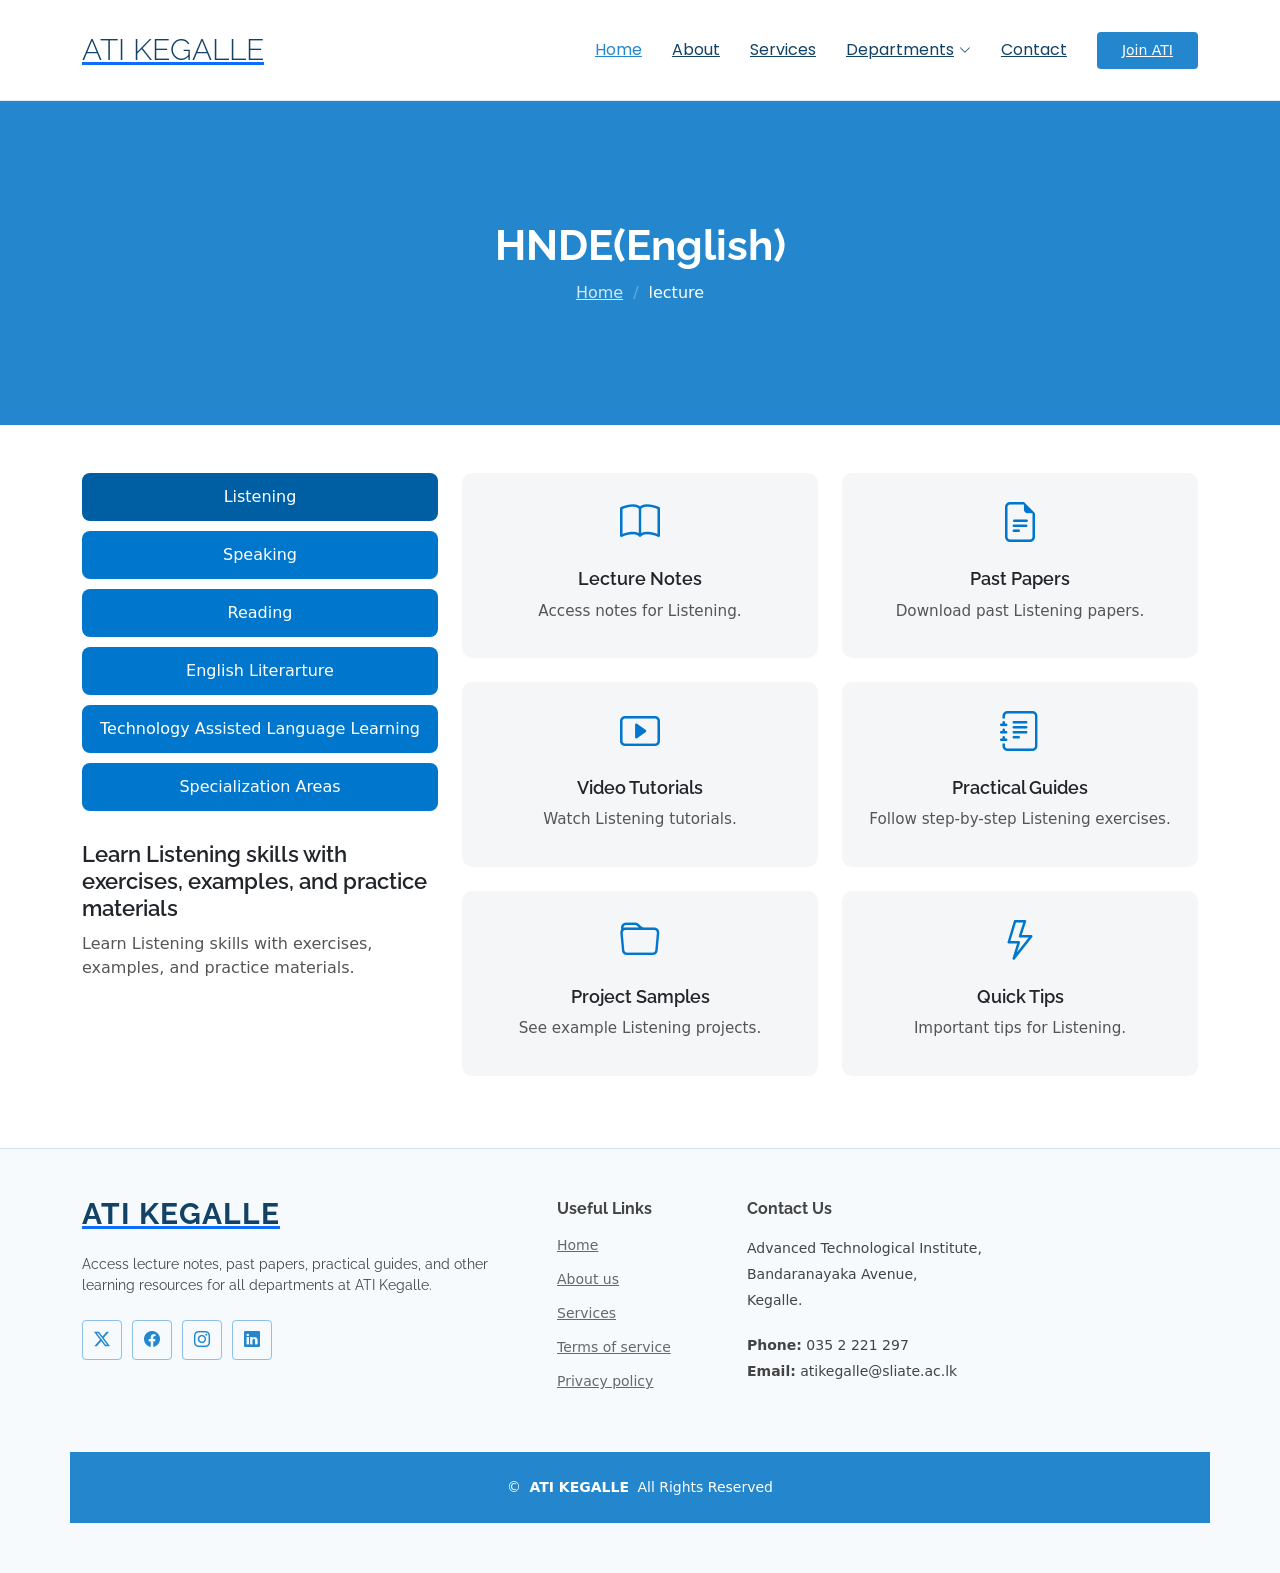
<file: Individual project 0005/HNDE.html>
<!DOCTYPE html>
<html lang="en">

<head>
  <meta charset="utf-8">
  <meta content="width=device-width, initial-scale=1.0" name="viewport">
  <title>ATI kegalle educational resources</title>
  <meta name="description" content="">
  <meta name="keywords" content="">

  <!-- Favicons -->
  <link href="assets/img/world.png" rel="icon">
  <link href="assets/img/world.png" rel="icon">

  <!-- Fonts -->
  <link href="https://fonts.googleapis.com" rel="preconnect">
  <link href="https://fonts.gstatic.com" rel="preconnect" crossorigin>
  <link href="https://fonts.googleapis.com/css2?family=Roboto:ital,wght@0,100;0,300;0,400;0,500;0,700;0,900;1,100;1,300;1,400;1,500;1,700;1,900&family=Poppins:ital,wght@0,100;0,200;0,300;0,400;0,500;0,600;0,700;0,800;0,900;1,100;1,200;1,300;1,400;1,500;1,600;1,700;1,800;1,900&family=Raleway:ital,wght@0,100;0,200;0,300;0,400;0,500;0,600;0,700;0,800;0,900;1,100;1,200;1,300;1,400;1,500;1,600;1,700;1,800;1,900&display=swap" rel="stylesheet">

  <!-- Vendor CSS Files -->
  <link href="assets/vendor/bootstrap/css/bootstrap.min.css" rel="stylesheet">
  <link href="assets/vendor/bootstrap-icons/bootstrap-icons.css" rel="stylesheet">
  <link href="assets/vendor/aos/aos.css" rel="stylesheet">
  <link href="assets/vendor/glightbox/css/glightbox.min.css" rel="stylesheet">
  <link href="assets/vendor/swiper/swiper-bundle.min.css" rel="stylesheet">


  <!-- Main CSS File -->
  <link href="assets/css/HNDE.css" rel="stylesheet">
</head>

<body class="service-details-page">

  <header id="header" class="header d-flex align-items-center sticky-top">
    <div class="container-fluid container-xl position-relative d-flex align-items-center">

      <a href="index.html" class="logo d-flex align-items-center me-auto">
        <!-- Uncomment the line below if you also wish to use an image logo -->
        <!-- <img src="assets/img/logo.png" alt=""> -->
        <h1 class="sitename">ATI KEGALLE</h1>
      </a>

      <nav id="navmenu" class="navmenu">
        <ul>
          <li><a href="#hero" class="active">Home<br></a></li>
          <li><a href="#about">About</a></li>
          <li><a href="#services">Services</a></li>
          <li class="dropdown"><a href="#"><span>Departments</span> <i class="bi bi-chevron-down toggle-dropdown"></i></a>
            <ul>
              <li class="dropdown"><a href="HNDIT.html"><span>Information Technology</span> <i class="bi bi-chevron-down toggle-dropdown"></i></a>
                <ul>
                  <li><a href="HNDIT.html">Visual Application Programming</a></li>
                  <li><a href="HNDIT.html">Web Design</a></li>
                  <li><a href="HNDIT.html">Computer and Network Systems</a></li>
                  <li><a href="HNDIT.html">Information Management and Information Systems</a></li>
                  <li><a href="HNDIT.html">Communication Skills</a></li>
                </ul>
              </li>
              <li><a href="HNDE.html">English</a></li>
              <li><a href="HNDA.html">Accountancy</a></li>
              <li><a href="HNDPM.html">Project Management</a></li>
            </ul>
          </li>
          <li><a href="#contact">Contact</a></li>
        </ul>
        <i class="mobile-nav-toggle d-xl-none bi bi-list"></i>
      </nav>

      <a class="btn-getstarted" href="#about">Join ATI</a>

    </div>
  </header>

  <main class="main">

  <!-- Page Title -->
  <div class="page-title accent-background">
    <div class="container">
      <h1>HNDE(English)</h1>
      <nav class="breadcrumbs">
        <ol>
          <li><a href="index.html">Home</a></li>
          <li class="current">lecture</li>
        </ol>
      </nav>
    </div>
  </div><!-- End Page Title -->

  <!DOCTYPE html>
<html lang="en">
<head>
  <meta charset="UTF-8">
  <meta name="viewport" content="width=device-width, initial-scale=1.0">
  <title>ATI Educational Resources</title>
  <link href="https://cdn.jsdelivr.net/npm/bootstrap@5.3.0/dist/css/bootstrap.min.css" rel="stylesheet">
  <link href="https://cdn.jsdelivr.net/npm/bootstrap-icons@1.10.5/font/bootstrap-icons.css" rel="stylesheet">

</head>
<body>

<div class="container my-5">
  <div class="row">
    <!-- Left Column: Subjects -->
    <div class="col-lg-4">
      <div class="services-list">
        <a href="#" class="subject-btn active" data-sub="visual-app">Listening</a>
        <a href="#" class="subject-btn" data-sub="web-design">Speaking</a>
        <a href="#" class="subject-btn" data-sub="comp-net">Reading</a>
        <a href="#" class="subject-btn" data-sub="info-mgmt">English Literarture</a>
        <a href="#" class="subject-btn" data-sub="ict-project">Technology Assisted Language Learning</a>
        <a href="#" class="subject-btn" data-sub="comm-skill">Specialization Areas</a>
      </div>

      <h4 id="subject-title">Visual Application Programming</h4>
      <p id="subject-desc">
        Learn the basics of Visual Application Programming with hands-on exercises. Build interactive applications and understand core concepts effectively.
      </p>
    </div>

    <!-- Right Column: Resource Boxes -->
    <div class="col-lg-8">
      <div class="row" id="subject-resources">
        <!-- Resource boxes will be dynamically inserted here -->
      </div>
    </div>
  </div>
</div>

<script>
const resources = {
  "visual-app": {  // Listening
    desc: "Learn Listening skills with exercises, examples, and practice materials.",
    items: [
      { title: "Lecture Notes", desc: "Access notes for Listening.", icon: "bi-book", link: "#" },
      { title: "Past Papers", desc: "Download past Listening papers.", icon: "bi-file-earmark-text", link: "#" },
      { title: "Video Tutorials", desc: "Watch Listening tutorials.", icon: "bi-play-btn", link: "#" },
      { title: "Practical Guides", desc: "Follow step-by-step Listening exercises.", icon: "bi-journal-text", link: "#" },
      { title: "Project Samples", desc: "See example Listening projects.", icon: "bi-folder", link: "#" },
      { title: "Quick Tips", desc: "Important tips for Listening.", icon: "bi-lightning", link: "#" }
    ]
  },
  "web-design": {  // Speaking
    desc: "Learn Speaking skills with exercises, examples, and practice materials.",
    items: [
      { title: "Lecture Notes", desc: "Access notes for Speaking.", icon: "bi-book", link: "#" },
      { title: "Past Papers", desc: "Download past Speaking papers.", icon: "bi-file-earmark-text", link: "#" },
      { title: "Video Tutorials", desc: "Watch Speaking tutorials.", icon: "bi-play-btn", link: "#" },
      { title: "Practical Guides", desc: "Follow step-by-step Speaking exercises.", icon: "bi-journal-text", link: "#" },
      { title: "Project Samples", desc: "See example Speaking projects.", icon: "bi-folder", link: "#" },
      { title: "Quick Tips", desc: "Important tips for Speaking.", icon: "bi-lightning", link: "#" }
    ]
  },
  "comp-net": {  // Reading
    desc: "Learn Reading skills with exercises, examples, and practice materials.",
    items: [
      { title: "Lecture Notes", desc: "Access notes for Reading.", icon: "bi-book", link: "#" },
      { title: "Past Papers", desc: "Download past Reading papers.", icon: "bi-file-earmark-text", link: "#" },
      { title: "Video Tutorials", desc: "Watch Reading tutorials.", icon: "bi-play-btn", link: "#" },
      { title: "Practical Guides", desc: "Follow step-by-step Reading exercises.", icon: "bi-journal-text", link: "#" },
      { title: "Project Samples", desc: "See example Reading projects.", icon: "bi-folder", link: "#" },
      { title: "Quick Tips", desc: "Important tips for Reading.", icon: "bi-lightning", link: "#" }
    ]
  },
  "info-mgmt": {  // English Literature
    desc: "Explore English Literature with notes, exercises, and example texts.",
    items: [
      { title: "Lecture Notes", desc: "Access notes for English Literature.", icon: "bi-book", link: "#" },
      { title: "Past Papers", desc: "Download past English Literature papers.", icon: "bi-file-earmark-text", link: "#" },
      { title: "Video Tutorials", desc: "Watch English Literature tutorials.", icon: "bi-play-btn", link: "#" },
      { title: "Practical Guides", desc: "Follow step-by-step Literature exercises.", icon: "bi-journal-text", link: "#" },
      { title: "Project Samples", desc: "See example Literature projects.", icon: "bi-folder", link: "#" },
      { title: "Quick Tips", desc: "Important tips for Literature.", icon: "bi-lightning", link: "#" }
    ]
  },
  "ict-project": {  // Technology Assisted Language Learning
    desc: "Resources for Technology Assisted Language Learning with guides and projects.",
    items: [
      { title: "Lecture Notes", desc: "Access notes for TALL.", icon: "bi-book", link: "#" },
      { title: "Past Papers", desc: "Download past TALL papers.", icon: "bi-file-earmark-text", link: "#" },
      { title: "Video Tutorials", desc: "Watch TALL tutorials.", icon: "bi-play-btn", link: "#" },
      { title: "Practical Guides", desc: "Follow TALL exercises step-by-step.", icon: "bi-journal-text", link: "#" },
      { title: "Project Samples", desc: "See example TALL projects.", icon: "bi-folder", link: "#" },
      { title: "Quick Tips", desc: "Tips for Technology Assisted Language Learning.", icon: "bi-lightning", link: "#" }
    ]
  },
  "comm-skill": {  // Specialization Areas
    desc: "Explore Specialization Areas with lecture notes, exercises, and projects.",
    items: [
      { title: "Lecture Notes", desc: "Access notes for Specialization Areas.", icon: "bi-book", link: "#" },
      { title: "Past Papers", desc: "Download past Specialization papers.", icon: "bi-file-earmark-text", link: "#" },
      { title: "Video Tutorials", desc: "Watch Specialization tutorials.", icon: "bi-play-btn", link: "#" },
      { title: "Practical Guides", desc: "Follow exercises for Specialization Areas.", icon: "bi-journal-text", link: "#" },
      { title: "Project Samples", desc: "See example projects.", icon: "bi-folder", link: "#" },
      { title: "Quick Tips", desc: "Important tips for Specialization Areas.", icon: "bi-lightning", link: "#" }
    ]
  }
};


// Function to render resources
function renderResources(subject) {
  document.getElementById("subject-title").textContent = resources[subject].desc.split(".")[0];
  document.getElementById("subject-desc").textContent = resources[subject].desc;

  const container = document.getElementById("subject-resources");
  container.innerHTML = "";
  resources[subject].items.forEach(res => {
    const box = document.createElement("div");
    box.classList.add("col-md-6", "mb-4");
    box.innerHTML = `
      <a href="${res.link}" target="_blank" style="text-decoration:none;color:inherit;">
        <div class="icon-box">
          <div class="icon"><i class="bi ${res.icon}"></i></div>
          <h5>${res.title}</h5>
          <p>${res.desc}</p>
        </div>
      </a>
    `;
    container.appendChild(box);
  });
}

// Button click handler
document.querySelectorAll(".subject-btn").forEach(btn => {
  btn.addEventListener("click", e => {
    e.preventDefault();
    document.querySelectorAll(".subject-btn").forEach(b => b.classList.remove("active"));
    btn.classList.add("active");
    renderResources(btn.getAttribute("data-sub"));
  });
});

// Load default subject
renderResources("visual-app");
</script>

   <footer id="footer" class="footer light-background">

    <div class="container footer-top">
  <div class="row gy-4">
    <div class="col-lg-5 col-md-12 footer-about">
      <a href="index.html" class="logo d-flex align-items-center">
        <span class="sitename">ATI KEGALLE</span>
      </a>
      <p>Access lecture notes, past papers, practical guides, and other learning resources for all departments at ATI Kegalle.</p>
      <div class="social-links d-flex mt-4">
        <a href="#"><i class="bi bi-twitter-x"></i></a>
        <a href="#"><i class="bi bi-facebook"></i></a>
        <a href="#"><i class="bi bi-instagram"></i></a>
        <a href="#"><i class="bi bi-linkedin"></i></a>
      </div>
    </div>
        <div class="col-lg-2 col-6 footer-links">
          <h4>Useful Links</h4>
          <ul>
            <li><a href="#">Home</a></li>
            <li><a href="#">About us</a></li>
            <li><a href="#">Services</a></li>
            <li><a href="#">Terms of service</a></li>
            <li><a href="#">Privacy policy</a></li>
          </ul>
        </div>
        <div class="col-lg-3 col-md-12 footer-contact text-center text-md-start">
          <h4>Contact Us</h4>
          <p>Advanced Technological Institute,</p>
          <p>Bandaranayaka Avenue,</p>
          <p>Kegalle.</p>
          <p class="mt-4"><strong>Phone:</strong> <span>035 2 221 297</span></p>
          <p><strong>Email:</strong> <span>atikegalle@sliate.ac.lk</span></p>
        </div>

      </div>
    </div>

   <div class="container copyright text-center mt-4">
  <p>© <strong class="px-1 sitename">ATI KEGALLE</strong> All Rights Reserved</p>
</div>

  </footer>

  <!-- Scroll Top -->
  <a href="#" id="scroll-top" class="scroll-top d-flex align-items-center justify-content-center"><i class="bi bi-arrow-up-short"></i></a>

  <!-- Preloader -->
  <div id="preloader"></div>

  <!-- Vendor JS Files -->
  <script src="assets/vendor/bootstrap/js/bootstrap.bundle.min.js"></script>
  <script src="assets/vendor/php-email-form/validate.js"></script>
  <script src="assets/vendor/aos/aos.js"></script>
  <script src="assets/vendor/purecounter/purecounter_vanilla.js"></script>
  <script src="assets/vendor/glightbox/js/glightbox.min.js"></script>
  <script src="assets/vendor/swiper/swiper-bundle.min.js"></script>
  <script src="assets/vendor/imagesloaded/imagesloaded.pkgd.min.js"></script>
  <script src="assets/vendor/isotope-layout/isotope.pkgd.min.js"></script>

  <!-- Main JS File -->
  <script src="assets/js/main.js"></script>

</body>
</html>
</file>
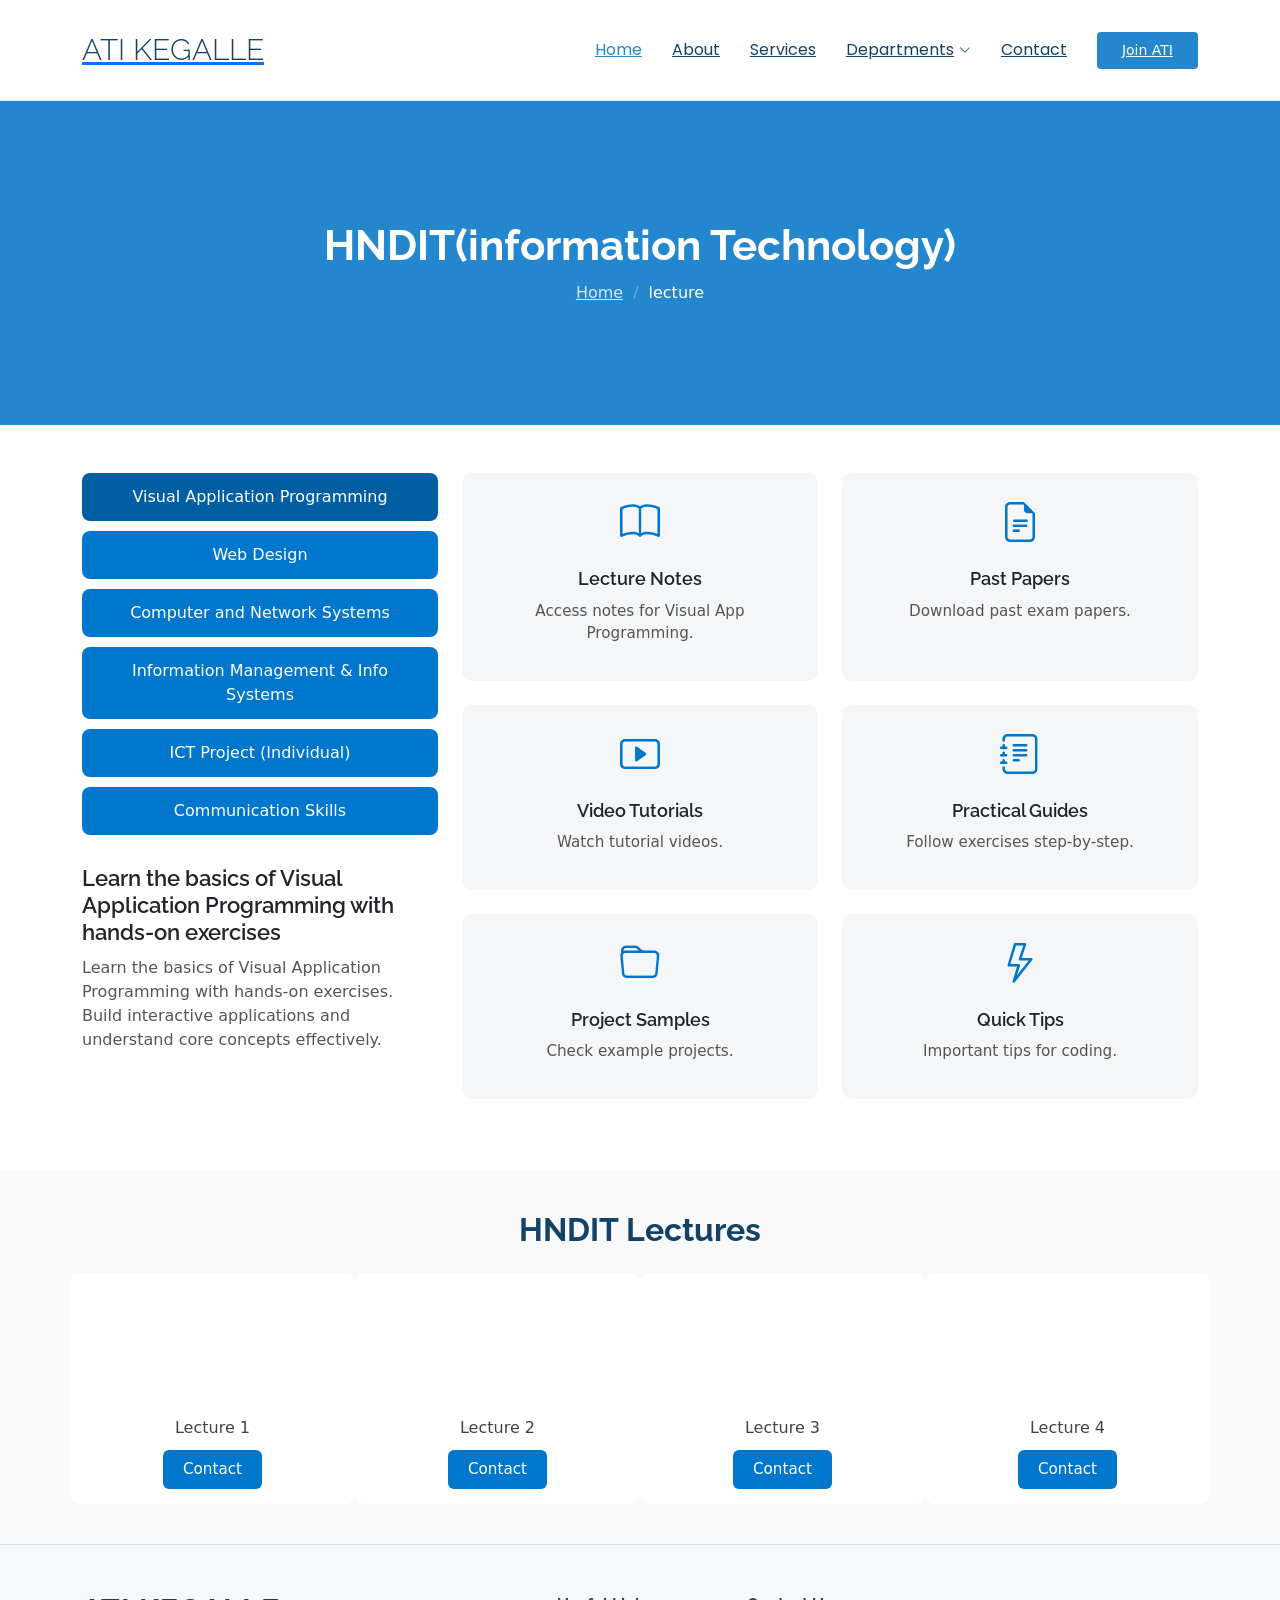
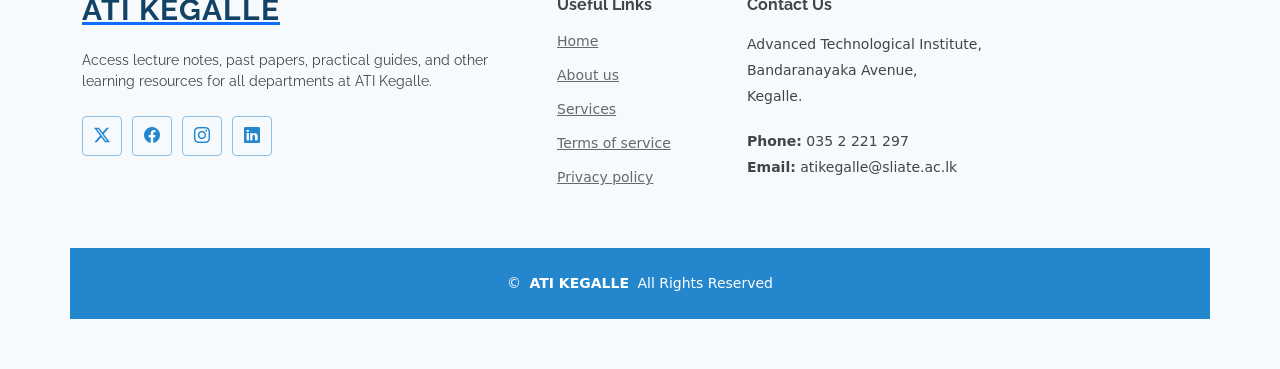
<file: Individual project 0005/HNDIT.html>
<!DOCTYPE html>
<html lang="en">

<head>
  <meta charset="utf-8">
  <meta content="width=device-width, initial-scale=1.0" name="viewport">
  <title>ATI kegalle educational resources</title>
  <meta name="description" content="">
  <meta name="keywords" content="">

  <!-- Favicons -->
  <link href="assets/img/world.png" rel="icon">
  <link href="assets/img/world.png" rel="icon">

  <!-- Fonts -->
  <link href="https://fonts.googleapis.com" rel="preconnect">
  <link href="https://fonts.gstatic.com" rel="preconnect" crossorigin>
  <link href="https://fonts.googleapis.com/css2?family=Roboto:ital,wght@0,100;0,300;0,400;0,500;0,700;0,900;1,100;1,300;1,400;1,500;1,700;1,900&family=Poppins:ital,wght@0,100;0,200;0,300;0,400;0,500;0,600;0,700;0,800;0,900;1,100;1,200;1,300;1,400;1,500;1,600;1,700;1,800;1,900&family=Raleway:ital,wght@0,100;0,200;0,300;0,400;0,500;0,600;0,700;0,800;0,900;1,100;1,200;1,300;1,400;1,500;1,600;1,700;1,800;1,900&display=swap" rel="stylesheet">

  <!-- Vendor CSS Files -->
  <link href="assets/vendor/bootstrap/css/bootstrap.min.css" rel="stylesheet">
  <link href="assets/vendor/bootstrap-icons/bootstrap-icons.css" rel="stylesheet">
  <link href="assets/vendor/aos/aos.css" rel="stylesheet">
  <link href="assets/vendor/glightbox/css/glightbox.min.css" rel="stylesheet">
  <link href="assets/vendor/swiper/swiper-bundle.min.css" rel="stylesheet">


  <!-- Main CSS File -->
  <link href="assets/css/HNDIT.css" rel="stylesheet">
</head>

<body class="service-details-page">

 <header id="header" class="header d-flex align-items-center sticky-top">
    <div class="container-fluid container-xl position-relative d-flex align-items-center">

      <a href="index.html" class="logo d-flex align-items-center me-auto">
    
        <h1 class="sitename">ATI KEGALLE</h1>
      </a>

      <nav id="navmenu" class="navmenu">
        <ul>
          <li><a href="#hero" class="active">Home<br></a></li>
          <li><a href="#about">About</a></li>
          <li><a href="#services">Services</a></li>
          <li class="dropdown"><a href="#"><span>Departments</span> <i class="bi bi-chevron-down toggle-dropdown"></i></a>
            <ul>
              <li class="dropdown"><a href="HNDIT.html"><span>Information Technology</span> <i class="bi bi-chevron-down toggle-dropdown"></i></a>
                <ul>
                  <li><a href="HNDIT.html">Visual Application Programming</a></li>
                  <li><a href="HNDIT.html">Web Design</a></li>
                  <li><a href="HNDIT.html">Computer and Network Systems</a></li>
                  <li><a href="HNDIT.html">Information Management and Information Systems</a></li>
                  <li><a href="HNDIT.html">Communication Skills</a></li>
                </ul>
              </li>
              <li><a href="HNDE.html">English</a></li>
              <li><a href="HNDA.html">Accountancy</a></li>
              <li><a href="HNDPM.html">Project Management</a></li>
            </ul>
          </li>
          <li><a href="#contact">Contact</a></li>
        </ul>
        <i class="mobile-nav-toggle d-xl-none bi bi-list"></i>
      </nav>

      <a class="btn-getstarted" href="#about">Join ATI</a>

    </div>
  </header>

  <main class="main">

  <!-- Page Title -->
  <div class="page-title accent-background">
    <div class="container">
      <h1>HNDIT(information Technology)</h1>
      <nav class="breadcrumbs">
        <ol>
          <li><a href="index.html">Home</a></li>
          <li class="current">lecture</li>
        </ol>
      </nav>
    </div>
  </div><!-- End Page Title -->

  <!DOCTYPE html>
<html lang="en">
<head>
  <meta charset="UTF-8">
  <meta name="viewport" content="width=device-width, initial-scale=1.0">
  <title>ATI Educational Resources</title>
  <link href="https://cdn.jsdelivr.net/npm/bootstrap@5.3.0/dist/css/bootstrap.min.css" rel="stylesheet">
  <link href="https://cdn.jsdelivr.net/npm/bootstrap-icons@1.10.5/font/bootstrap-icons.css" rel="stylesheet">

</head>
<body>

<div class="container my-5">
  <div class="row">
    <!-- Left Column: Subjects -->
    <div class="col-lg-4">
      <div class="services-list">
        <a href="#" class="subject-btn active" data-sub="visual-app">Visual Application Programming</a>
        <a href="#" class="subject-btn" data-sub="web-design">Web Design</a>
        <a href="#" class="subject-btn" data-sub="comp-net">Computer and Network Systems</a>
        <a href="#" class="subject-btn" data-sub="info-mgmt">Information Management & Info Systems</a>
        <a href="#" class="subject-btn" data-sub="ict-project">ICT Project (Individual)</a>
        <a href="#" class="subject-btn" data-sub="comm-skill">Communication Skills</a>
      </div>

      <h4 id="subject-title">Visual Application Programming</h4>
      <p id="subject-desc">
        Learn the basics of Visual Application Programming with hands-on exercises. Build interactive applications and understand core concepts effectively.
      </p>
    </div>

    <!-- Right Column: Resource Boxes -->
    <div class="col-lg-8">
      <div class="row" id="subject-resources">
        <!-- Resource boxes will be dynamically inserted here -->
      </div>
    </div>
  </div>
</div>

<script>
const resources = {
  "visual-app": {
    desc: "Learn the basics of Visual Application Programming with hands-on exercises. Build interactive applications and understand core concepts effectively.",
    items: [
      { title: "Lecture Notes", desc: "Access notes for Visual App Programming.", icon: "bi-book", link: "https://drive.google.com/drive/folders/1_EJLM32r35AgnxJMleWSuEPFlmWY7nkD" },
      { title: "Past Papers", desc: "Download past exam papers.", icon: "bi-file-earmark-text", link: "#" },
      { title: "Video Tutorials", desc: "Watch tutorial videos.", icon: "bi-play-btn", link: "#" },
      { title: "Practical Guides", desc: "Follow exercises step-by-step.", icon: "bi-journal-text", link: "#" },
      { title: "Project Samples", desc: "Check example projects.", icon: "bi-folder", link: "#" },
      { title: "Quick Tips", desc: "Important tips for coding.", icon: "bi-lightning", link: "#" }
    ]
  },
  "web-design": {
    desc: "Learn Web Design fundamentals with practical exercises and example projects.",
    items: [
      { title: "Lecture Notes", desc: "Access Web Design notes.", icon: "bi-book", link: "https://drive.google.com/drive/folders/16Ck91kQI0MLIosaCNTqqzhTC8AN3poqj" },
      { title: "Past Papers", desc: "Download past papers.", icon: "bi-file-earmark-text", link: "#" },
      { title: "Video Tutorials", desc: "Watch videos.", icon: "bi-play-btn", link: "#" },
      { title: "Practical Guides", desc: "Step-by-step exercises.", icon: "bi-journal-text", link: "#" },
      { title: "Project Samples", desc: "See example projects.", icon: "bi-folder", link: "#" },
      { title: "Quick Tips", desc: "Tips for web design.", icon: "bi-lightning", link: "#" }
    ]
  },
  "comp-net": {
    desc: "Learn Computer and Network Systems concepts with practical exercises and examples.",
    items: [
      { title: "Lecture Notes", desc: "Access notes for Computer & Network.", icon: "bi-book", link: "https://drive.google.com/drive/folders/1sV2eod-j-yd_qFSQBAk34rzojl-nSHcQ" },
      { title: "Past Papers", desc: "Download past papers.", icon: "bi-file-earmark-text", link: "#" },
      { title: "Video Tutorials", desc: "Watch videos.", icon: "bi-play-btn", link: "#" },
      { title: "Practical Guides", desc: "Step-by-step exercises.", icon: "bi-journal-text", link: "#" },
      { title: "Project Samples", desc: "See example projects.", icon: "bi-folder", link: "#" },
      { title: "Quick Tips", desc: "Tips for this subject.", icon: "bi-lightning", link: "#" }
    ]
  },
  "info-mgmt": {
    desc: "Access Information Management & Info Systems resources for lectures, projects, and exams.",
    items: [
      { title: "Lecture Notes", desc: "Access notes for Info Management.", icon: "bi-book", link: "https://drive.google.com/drive/folders/1HaX8YjBabaQFIKhPrUPliUpKysEBeSDl" },
      { title: "Past Papers", desc: "Download past papers.", icon: "bi-file-earmark-text", link: "#" },
      { title: "Video Tutorials", desc: "Watch videos.", icon: "bi-play-btn", link: "#" },
      { title: "Practical Guides", desc: "Step-by-step exercises.", icon: "bi-journal-text", link: "#" },
      { title: "Project Samples", desc: "See example projects.", icon: "bi-folder", link: "#" },
      { title: "Quick Tips", desc: "Tips for this subject.", icon: "bi-lightning", link: "#" }
    ]
  },
  "ict-project": {
    desc: "Get resources for your individual ICT Projects including guides, examples, and notes.",
    items: [
      { title: "Lecture Notes", desc: "Access ICT Project notes.", icon: "bi-book", link: "https://drive.google.com/drive/folders/1Sco4VmVYkulrc2SdB0vLynXSjRUKI4wP" },
      { title: "Past Papers", desc: "Download past papers.", icon: "bi-file-earmark-text", link: "#" },
      { title: "Video Tutorials", desc: "Watch videos.", icon: "bi-play-btn", link: "#" },
      { title: "Practical Guides", desc: "Step-by-step exercises.", icon: "bi-journal-text", link: "#" },
      { title: "Project Samples", desc: "See example projects.", icon: "bi-folder", link: "#" },
      { title: "Quick Tips", desc: "Tips for this subject.", icon: "bi-lightning", link: "#" }
    ]
  },
  "comm-skill": {
    desc: "Improve your Communication Skills with lecture notes, exercises, and sample projects.",
    items: [
      { title: "Lecture Notes", desc: "Access notes for Communication Skills.", icon: "bi-book", link: "https://drive.google.com/drive/folders/1sox9sAn-arjw23YQ3xqT9n81JS4zGyOz" },
      { title: "Past Papers", desc: "Download past papers.", icon: "bi-file-earmark-text", link: "#" },
      { title: "Video Tutorials", desc: "Watch videos.", icon: "bi-play-btn", link: "#" },
      { title: "Practical Guides", desc: "Step-by-step exercises.", icon: "bi-journal-text", link: "#" },
      { title: "Project Samples", desc: "See example projects.", icon: "bi-folder", link: "#" },
      { title: "Quick Tips", desc: "Tips for this subject.", icon: "bi-lightning", link: "#" }
    ]
  }
};

// Function to render resources
function renderResources(subject) {
  document.getElementById("subject-title").textContent = resources[subject].desc.split(".")[0];
  document.getElementById("subject-desc").textContent = resources[subject].desc;

  const container = document.getElementById("subject-resources");
  container.innerHTML = "";
  resources[subject].items.forEach(res => {
    const box = document.createElement("div");
    box.classList.add("col-md-6", "mb-4");
    box.innerHTML = `
      <a href="${res.link}" target="_blank" style="text-decoration:none;color:inherit;">
        <div class="icon-box">
          <div class="icon"><i class="bi ${res.icon}"></i></div>
          <h5>${res.title}</h5>
          <p>${res.desc}</p>
        </div>
      </a>
    `;
    container.appendChild(box);
  });
}

// Button click handler
document.querySelectorAll(".subject-btn").forEach(btn => {
  btn.addEventListener("click", e => {
    e.preventDefault();
    document.querySelectorAll(".subject-btn").forEach(b => b.classList.remove("active"));
    btn.classList.add("active");
    renderResources(btn.getAttribute("data-sub"));
  });
});

// Load default subject
renderResources("visual-app");
</script>
<!-- HNDIT Lectures Section -->
<section id="hndit-lectures" style="padding: 40px 20px; background-color: #f9f9f9;">
  <div class="container">
    <h2 class="text-center mb-4">HNDIT Lectures</h2>
    <div class="row justify-content-center g-4">
      <!-- Lecture 1 -->
      <div class="col-6 col-md-3 text-center">
        <img src="assets/img/whitebg.jpg" alt="Lecture 1" class="img-fluid rounded mb-2">
        <p>Lecture 1</p>
        <a href="#" target="_blank" class="d-block">Contact</a>
      </div>
      <!-- Lecture 2 -->
      <div class="col-6 col-md-3 text-center">
        <img src="assets/img/whitebg.jpg" alt="Lecture 2" class="img-fluid rounded mb-2">
        <p>Lecture 2</p>
        <a href="#" target="_blank" class="d-block">Contact</a>
      </div>
      <!-- Lecture 3 -->
      <div class="col-6 col-md-3 text-center">
        <img src="assets/img/whitebg.jpg" alt="Lecture 3" class="img-fluid rounded mb-2">
        <p>Lecture 3</p>
        <a href="#" target="_blank" class="d-block">Contact</a>
      </div>
      <!-- Lecture 4 -->
      <div class="col-6 col-md-3 text-center">
        <img src="assets/img/whitebg.jpg" alt="Lecture 4" class="img-fluid rounded mb-2">
        <p>Lecture 4</p>
        <a href="#" target="_blank" class="d-block">Contact</a>
      </div>
    </div>
<!-- Repeat similarly for Lecture 2, 3, 4 -->


  </div>
</section>

   <footer id="footer" class="footer light-background">

    <div class="container footer-top">
  <div class="row gy-4">
    <div class="col-lg-5 col-md-12 footer-about">
      <a href="index.html" class="logo d-flex align-items-center">
        <span class="sitename">ATI KEGALLE</span>
      </a>
      <p>Access lecture notes, past papers, practical guides, and other learning resources for all departments at ATI Kegalle.</p>
      <div class="social-links d-flex mt-4">
        <a href="#"><i class="bi bi-twitter-x"></i></a>
        <a href="#"><i class="bi bi-facebook"></i></a>
        <a href="#"><i class="bi bi-instagram"></i></a>
        <a href="#"><i class="bi bi-linkedin"></i></a>
      </div>
    </div>
        <div class="col-lg-2 col-6 footer-links">
          <h4>Useful Links</h4>
          <ul>
            <li><a href="#">Home</a></li>
            <li><a href="#">About us</a></li>
            <li><a href="#">Services</a></li>
            <li><a href="#">Terms of service</a></li>
            <li><a href="#">Privacy policy</a></li>
          </ul>
        </div>
        <div class="col-lg-3 col-md-12 footer-contact text-center text-md-start">
          <h4>Contact Us</h4>
          <p>Advanced Technological Institute,</p>
          <p>Bandaranayaka Avenue,</p>
          <p>Kegalle.</p>
          <p class="mt-4"><strong>Phone:</strong> <span>035 2 221 297</span></p>
          <p><strong>Email:</strong> <span>atikegalle@sliate.ac.lk</span></p>
        </div>

      </div>
    </div>

   <div class="container copyright text-center mt-4">
  <p>© <strong class="px-1 sitename">ATI KEGALLE</strong> All Rights Reserved</p>
</div>

  </footer>

  <!-- Scroll Top -->
  <a href="#" id="scroll-top" class="scroll-top d-flex align-items-center justify-content-center"><i class="bi bi-arrow-up-short"></i></a>

  <!-- Preloader -->
  <div id="preloader"></div>

  <!-- Vendor JS Files -->
  <script src="assets/vendor/bootstrap/js/bootstrap.bundle.min.js"></script>
  <script src="assets/vendor/php-email-form/validate.js"></script>
  <script src="assets/vendor/aos/aos.js"></script>
  <script src="assets/vendor/purecounter/purecounter_vanilla.js"></script>
  <script src="assets/vendor/glightbox/js/glightbox.min.js"></script>
  <script src="assets/vendor/swiper/swiper-bundle.min.js"></script>
  <script src="assets/vendor/imagesloaded/imagesloaded.pkgd.min.js"></script>
  <script src="assets/vendor/isotope-layout/isotope.pkgd.min.js"></script>

  <!-- Main JS File -->
  <script src="assets/js/main.js"></script>

</body>
</html>
</file>
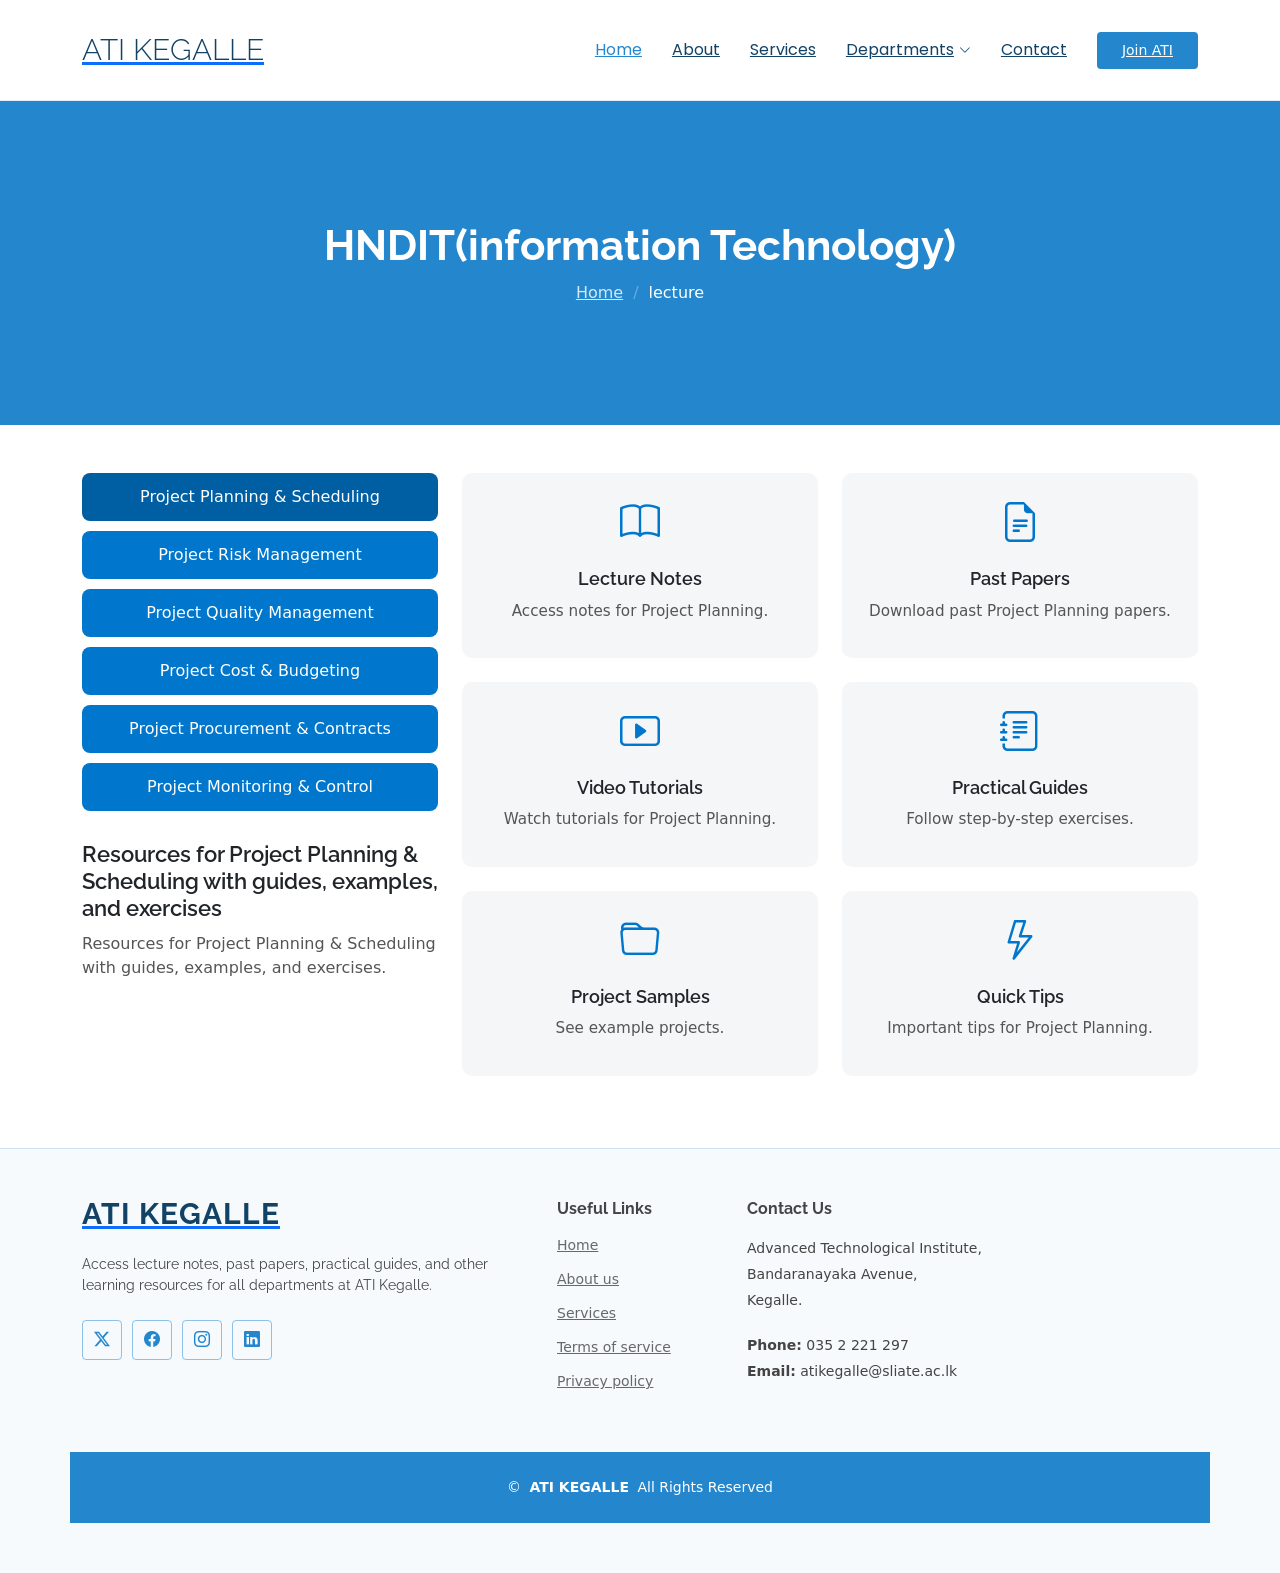
<file: Individual project 0005/HNDPM.html>
<!DOCTYPE html>
<html lang="en">

<head>
  <meta charset="utf-8">
  <meta content="width=device-width, initial-scale=1.0" name="viewport">
  <title>ATI kegalle educational resources</title>
  <meta name="description" content="">
  <meta name="keywords" content="">

  <!-- Favicons -->
  <link href="assets/img/world.png" rel="icon">
  <link href="assets/img/world.png" rel="icon">

  <!-- Fonts -->
  <link href="https://fonts.googleapis.com" rel="preconnect">
  <link href="https://fonts.gstatic.com" rel="preconnect" crossorigin>
  <link href="https://fonts.googleapis.com/css2?family=Roboto:ital,wght@0,100;0,300;0,400;0,500;0,700;0,900;1,100;1,300;1,400;1,500;1,700;1,900&family=Poppins:ital,wght@0,100;0,200;0,300;0,400;0,500;0,600;0,700;0,800;0,900;1,100;1,200;1,300;1,400;1,500;1,600;1,700;1,800;1,900&family=Raleway:ital,wght@0,100;0,200;0,300;0,400;0,500;0,600;0,700;0,800;0,900;1,100;1,200;1,300;1,400;1,500;1,600;1,700;1,800;1,900&display=swap" rel="stylesheet">

  <!-- Vendor CSS Files -->
  <link href="assets/vendor/bootstrap/css/bootstrap.min.css" rel="stylesheet">
  <link href="assets/vendor/bootstrap-icons/bootstrap-icons.css" rel="stylesheet">
  <link href="assets/vendor/aos/aos.css" rel="stylesheet">
  <link href="assets/vendor/glightbox/css/glightbox.min.css" rel="stylesheet">
  <link href="assets/vendor/swiper/swiper-bundle.min.css" rel="stylesheet">


  <!-- Main CSS File -->
  <link href="assets/css/HNDPM.css" rel="stylesheet">

</head>

<body class="service-details-page">

  <header id="header" class="header d-flex align-items-center sticky-top">
    <div class="container-fluid container-xl position-relative d-flex align-items-center">

      <a href="index.html" class="logo d-flex align-items-center me-auto">
        <!-- Uncomment the line below if you also wish to use an image logo -->
        <!-- <img src="assets/img/logo.png" alt=""> -->
        <h1 class="sitename">ATI KEGALLE</h1>
      </a>

      <nav id="navmenu" class="navmenu">
        <ul>
          <li><a href="#hero" class="active">Home<br></a></li>
          <li><a href="#about">About</a></li>
          <li><a href="#services">Services</a></li>
          <li class="dropdown"><a href="#"><span>Departments</span> <i class="bi bi-chevron-down toggle-dropdown"></i></a>
            <ul>
              <li class="dropdown"><a href="HNDIT.html"><span>Information Technology</span> <i class="bi bi-chevron-down toggle-dropdown"></i></a>
                <ul>
                  <li><a href="HNDIT.html">Visual Application Programming</a></li>
                  <li><a href="HNDIT.html">Web Design</a></li>
                  <li><a href="HNDIT.html">Computer and Network Systems</a></li>
                  <li><a href="HNDIT.html">Information Management and Information Systems</a></li>
                  <li><a href="HNDIT.html">Communication Skills</a></li>
                </ul>
              </li>
              <li><a href="HNDE.html">English</a></li>
              <li><a href="HNDA.html">Accountancy</a></li>
              <li><a href="HNDPM.html">Project Management</a></li>
            </ul>
          </li>
          <li><a href="#contact">Contact</a></li>
        </ul>
        <i class="mobile-nav-toggle d-xl-none bi bi-list"></i>
      </nav>

      <a class="btn-getstarted" href="#about">Join ATI</a>

    </div>
  </header>

  <main class="main">

  <!-- Page Title -->
  <div class="page-title accent-background">
    <div class="container">
      <h1>HNDIT(information Technology)</h1>
      <nav class="breadcrumbs">
        <ol>
          <li><a href="index.html">Home</a></li>
          <li class="current">lecture</li>
        </ol>
      </nav>
    </div>
  </div><!-- End Page Title -->

  <!DOCTYPE html>
<html lang="en">
<head>
  <meta charset="UTF-8">
  <meta name="viewport" content="width=device-width, initial-scale=1.0">
  <title>ATI Educational Resources</title>
  <link href="https://cdn.jsdelivr.net/npm/bootstrap@5.3.0/dist/css/bootstrap.min.css" rel="stylesheet">
  <link href="https://cdn.jsdelivr.net/npm/bootstrap-icons@1.10.5/font/bootstrap-icons.css" rel="stylesheet">

</head>
<body>

<div class="container my-5">
  <div class="row">
    <!-- Left Column: Subjects -->
    <div class="col-lg-4">
      <div class="services-list">
        <a href="#" class="subject-btn active" data-sub="visual-app">Project Planning & Scheduling</a>
        <a href="#" class="subject-btn" data-sub="web-design">Project Risk Management</a>
        <a href="#" class="subject-btn" data-sub="comp-net">Project Quality Management</a>
        <a href="#" class="subject-btn" data-sub="info-mgmt">Project Cost & Budgeting</a>
        <a href="#" class="subject-btn" data-sub="ict-project">Project Procurement & Contracts</a>
        <a href="#" class="subject-btn" data-sub="comm-skill">Project Monitoring & Control</a>
      </div>

      <h4 id="subject-title">Visual Application Programming</h4>
      <p id="subject-desc">
        Learn the basics of Visual Application Programming with hands-on exercises. Build interactive applications and understand core concepts effectively.
      </p>
    </div>

    <!-- Right Column: Resource Boxes -->
    <div class="col-lg-8">
      <div class="row" id="subject-resources">
        <!-- Resource boxes will be dynamically inserted here -->
      </div>
    </div>
  </div>
</div>

<script>
const resources = {
  "visual-app": { // Project Planning & Scheduling
    desc: "Resources for Project Planning & Scheduling with guides, examples, and exercises.",
    items: [
      { title: "Lecture Notes", desc: "Access notes for Project Planning.", icon: "bi-book", link: "#" },
      { title: "Past Papers", desc: "Download past Project Planning papers.", icon: "bi-file-earmark-text", link: "#" },
      { title: "Video Tutorials", desc: "Watch tutorials for Project Planning.", icon: "bi-play-btn", link: "#" },
      { title: "Practical Guides", desc: "Follow step-by-step exercises.", icon: "bi-journal-text", link: "#" },
      { title: "Project Samples", desc: "See example projects.", icon: "bi-folder", link: "#" },
      { title: "Quick Tips", desc: "Important tips for Project Planning.", icon: "bi-lightning", link: "#" }
    ]
  },
  "web-design": { // Project Risk Management
    desc: "Resources for Project Risk Management including guides, notes, and examples.",
    items: [
      { title: "Lecture Notes", desc: "Access notes for Risk Management.", icon: "bi-book", link: "#" },
      { title: "Past Papers", desc: "Download past Risk Management papers.", icon: "bi-file-earmark-text", link: "#" },
      { title: "Video Tutorials", desc: "Watch tutorials for Risk Management.", icon: "bi-play-btn", link: "#" },
      { title: "Practical Guides", desc: "Step-by-step exercises.", icon: "bi-journal-text", link: "#" },
      { title: "Project Samples", desc: "See example projects.", icon: "bi-folder", link: "#" },
      { title: "Quick Tips", desc: "Tips for Risk Management.", icon: "bi-lightning", link: "#" }
    ]
  },
  "comp-net": { // Project Quality Management
    desc: "Resources for Project Quality Management including guides, notes, and examples.",
    items: [
      { title: "Lecture Notes", desc: "Access notes for Quality Management.", icon: "bi-book", link: "#" },
      { title: "Past Papers", desc: "Download past Quality Management papers.", icon: "bi-file-earmark-text", link: "#" },
      { title: "Video Tutorials", desc: "Watch tutorials for Quality Management.", icon: "bi-play-btn", link: "#" },
      { title: "Practical Guides", desc: "Step-by-step exercises.", icon: "bi-journal-text", link: "#" },
      { title: "Project Samples", desc: "See example projects.", icon: "bi-folder", link: "#" },
      { title: "Quick Tips", desc: "Tips for Quality Management.", icon: "bi-lightning", link: "#" }
    ]
  },
  "info-mgmt": { // Project Cost & Budgeting
    desc: "Resources for Project Cost & Budgeting including guides, notes, and examples.",
    items: [
      { title: "Lecture Notes", desc: "Access notes for Cost & Budgeting.", icon: "bi-book", link: "#" },
      { title: "Past Papers", desc: "Download past Cost & Budgeting papers.", icon: "bi-file-earmark-text", link: "#" },
      { title: "Video Tutorials", desc: "Watch tutorials for Cost & Budgeting.", icon: "bi-play-btn", link: "#" },
      { title: "Practical Guides", desc: "Step-by-step exercises.", icon: "bi-journal-text", link: "#" },
      { title: "Project Samples", desc: "See example projects.", icon: "bi-folder", link: "#" },
      { title: "Quick Tips", desc: "Tips for Cost & Budgeting.", icon: "bi-lightning", link: "#" }
    ]
  },
  "ict-project": { // Project Procurement & Contracts
    desc: "Resources for Project Procurement & Contracts including guides, notes, and examples.",
    items: [
      { title: "Lecture Notes", desc: "Access notes for Procurement & Contracts.", icon: "bi-book", link: "#" },
      { title: "Past Papers", desc: "Download past Procurement papers.", icon: "bi-file-earmark-text", link: "#" },
      { title: "Video Tutorials", desc: "Watch tutorials for Procurement & Contracts.", icon: "bi-play-btn", link: "#" },
      { title: "Practical Guides", desc: "Step-by-step exercises.", icon: "bi-journal-text", link: "#" },
      { title: "Project Samples", desc: "See example projects.", icon: "bi-folder", link: "#" },
      { title: "Quick Tips", desc: "Tips for Procurement & Contracts.", icon: "bi-lightning", link: "#" }
    ]
  },
  "comm-skill": { // Project Monitoring & Control
    desc: "Resources for Project Monitoring & Control including guides, notes, and examples.",
    items: [
      { title: "Lecture Notes", desc: "Access notes for Monitoring & Control.", icon: "bi-book", link: "#" },
      { title: "Past Papers", desc: "Download past Monitoring papers.", icon: "bi-file-earmark-text", link: "#" },
      { title: "Video Tutorials", desc: "Watch tutorials for Monitoring & Control.", icon: "bi-play-btn", link: "#" },
      { title: "Practical Guides", desc: "Step-by-step exercises.", icon: "bi-journal-text", link: "#" },
      { title: "Project Samples", desc: "See example projects.", icon: "bi-folder", link: "#" },
      { title: "Quick Tips", desc: "Tips for Monitoring & Control.", icon: "bi-lightning", link: "#" }
    ]
  }
};


// Function to render resources
function renderResources(subject) {
  document.getElementById("subject-title").textContent = resources[subject].desc.split(".")[0];
  document.getElementById("subject-desc").textContent = resources[subject].desc;

  const container = document.getElementById("subject-resources");
  container.innerHTML = "";
  resources[subject].items.forEach(res => {
    const box = document.createElement("div");
    box.classList.add("col-md-6", "mb-4");
    box.innerHTML = `
      <a href="${res.link}" target="_blank" style="text-decoration:none;color:inherit;">
        <div class="icon-box">
          <div class="icon"><i class="bi ${res.icon}"></i></div>
          <h5>${res.title}</h5>
          <p>${res.desc}</p>
        </div>
      </a>
    `;
    container.appendChild(box);
  });
}

// Button click handler
document.querySelectorAll(".subject-btn").forEach(btn => {
  btn.addEventListener("click", e => {
    e.preventDefault();
    document.querySelectorAll(".subject-btn").forEach(b => b.classList.remove("active"));
    btn.classList.add("active");
    renderResources(btn.getAttribute("data-sub"));
  });
});

// Load default subject
renderResources("visual-app");
</script>

   <footer id="footer" class="footer light-background">

    <div class="container footer-top">
  <div class="row gy-4">
    <div class="col-lg-5 col-md-12 footer-about">
      <a href="index.html" class="logo d-flex align-items-center">
        <span class="sitename">ATI KEGALLE</span>
      </a>
      <p>Access lecture notes, past papers, practical guides, and other learning resources for all departments at ATI Kegalle.</p>
      <div class="social-links d-flex mt-4">
        <a href=""><i class="bi bi-twitter-x"></i></a>
        <a href="#"><i class="bi bi-facebook"></i></a>
        <a href="#"><i class="bi bi-instagram"></i></a>
        <a href="#"><i class="bi bi-linkedin"></i></a>
      </div>
    </div>
        <div class="col-lg-2 col-6 footer-links">
          <h4>Useful Links</h4>
          <ul>
            <li><a href="#">Home</a></li>
            <li><a href="#">About us</a></li>
            <li><a href="#">Services</a></li>
            <li><a href="#">Terms of service</a></li>
            <li><a href="#">Privacy policy</a></li>
          </ul>
        </div>
        <div class="col-lg-3 col-md-12 footer-contact text-center text-md-start">
          <h4>Contact Us</h4>
          <p>Advanced Technological Institute,</p>
          <p>Bandaranayaka Avenue,</p>
          <p>Kegalle.</p>
          <p class="mt-4"><strong>Phone:</strong> <span>035 2 221 297</span></p>
          <p><strong>Email:</strong> <span>atikegalle@sliate.ac.lk</span></p>
        </div>

      </div>
    </div>

   <div class="container copyright text-center mt-4">
  <p>© <strong class="px-1 sitename">ATI KEGALLE</strong> All Rights Reserved</p>
</div>

  </footer>

  <!-- Scroll Top -->
  <a href="#" id="scroll-top" class="scroll-top d-flex align-items-center justify-content-center"><i class="bi bi-arrow-up-short"></i></a>

  <!-- Preloader -->
  <div id="preloader"></div>

  <!-- Vendor JS Files -->
  <script src="assets/vendor/bootstrap/js/bootstrap.bundle.min.js"></script>
  <script src="assets/vendor/php-email-form/validate.js"></script>
  <script src="assets/vendor/aos/aos.js"></script>
  <script src="assets/vendor/purecounter/purecounter_vanilla.js"></script>
  <script src="assets/vendor/glightbox/js/glightbox.min.js"></script>
  <script src="assets/vendor/swiper/swiper-bundle.min.js"></script>
  <script src="assets/vendor/imagesloaded/imagesloaded.pkgd.min.js"></script>
  <script src="assets/vendor/isotope-layout/isotope.pkgd.min.js"></script>

  <!-- Main JS File -->
  <script src="assets/js/main.js"></script>

</body>
</html>
</file>
<file: Individual project 0005/assets/css/main.css>
/* Fonts */
:root {
  --default-font: "Roboto",  system-ui, -apple-system, "Segoe UI", Roboto, "Helvetica Neue", Arial, "Noto Sans", "Liberation Sans", sans-serif, "Apple Color Emoji", "Segoe UI Emoji", "Segoe UI Symbol", "Noto Color Emoji";
  --heading-font: "Raleway",  sans-serif;
  --nav-font: "Poppins",  sans-serif;
}


:root { 
  --background-color: #ffffff; 
  --default-color: #444444; 
  --heading-color: #124265;
  --accent-color: #2487ce;
  --surface-color: #ffffff;
  --contrast-color: #ffffff; 
}


:root {
  --nav-color: #124265;  
  --nav-hover-color: #2487ce;
  --nav-mobile-background-color: #ffffff;
  --nav-dropdown-background-color: #ffffff;
  --nav-dropdown-color: #124265;
  --nav-dropdown-hover-color: #2487ce;
}



.light-background {
  --background-color: #f6fafd;
  --surface-color: #ffffff;
}

.dark-background {
  --background-color: #060606;
  --default-color: #ffffff;
  --heading-color: #ffffff;
  --surface-color: #252525;
  --contrast-color: #ffffff;
}

.accent-background {
  --background-color: #2487ce;
  --default-color: #ffffff;
  --heading-color: #ffffff;
  --accent-color: #ffffff;
  --surface-color: #469fdf;
  --contrast-color: #ffffff;
}

/* Smooth scroll */
:root {
  scroll-behavior: smooth;
}

/*--------------------------------------------------------------
# General Styling & Shared Classes
--------------------------------------------------------------*/
body {
  color: var(--default-color);
  background-color: var(--background-color);
  font-family: var(--default-font);
}

a {
  color: var(--accent-color);
  text-decoration: none;
  transition: 0.3s;
}

a:hover {
  color: color-mix(in srgb, var(--accent-color), transparent 25%);
  text-decoration: none;
}

h1,
h2,
h3,
h4,
h5,
h6 {
  color: var(--heading-color);
  font-family: var(--heading-font);
}

/* Pulsating Play Button
------------------------------*/
.pulsating-play-btn {
  width: 94px;
  height: 94px;
  background: radial-gradient(var(--accent-color) 50%, color-mix(in srgb, var(--accent-color), transparent 75%) 52%);
  border-radius: 50%;
  display: block;
  position: relative;
  overflow: hidden;
}

.pulsating-play-btn:before {
  content: "";
  position: absolute;
  width: 120px;
  height: 120px;
  animation-delay: 0s;
  animation: pulsate-play-btn 2s;
  animation-direction: forwards;
  animation-iteration-count: infinite;
  animation-timing-function: steps;
  opacity: 1;
  border-radius: 50%;
  border: 5px solid color-mix(in srgb, var(--accent-color), transparent 30%);
  top: -15%;
  left: -15%;
  background: rgba(198, 16, 0, 0);
}

.pulsating-play-btn:after {
  content: "";
  position: absolute;
  left: 50%;
  top: 50%;
  transform: translateX(-40%) translateY(-50%);
  width: 0;
  height: 0;
  border-top: 10px solid transparent;
  border-bottom: 10px solid transparent;
  border-left: 15px solid #fff;
  z-index: 100;
  transition: all 400ms cubic-bezier(0.55, 0.055, 0.675, 0.19);
}

.pulsating-play-btn:hover:before {
  content: "";
  position: absolute;
  left: 50%;
  top: 50%;
  transform: translateX(-40%) translateY(-50%);
  width: 0;
  height: 0;
  border: none;
  border-top: 10px solid transparent;
  border-bottom: 10px solid transparent;
  border-left: 15px solid #fff;
  z-index: 200;
  animation: none;
  border-radius: 0;
}

.pulsating-play-btn:hover:after {
  border-left: 15px solid var(--accent-color);
  transform: scale(20);
}

@keyframes pulsate-play-btn {
  0% {
    transform: scale(0.6, 0.6);
    opacity: 1;
  }

  100% {
    transform: scale(1, 1);
    opacity: 0;
  }
}

/* PHP Email Form Messages
------------------------------*/
.php-email-form .error-message {
  display: none;
  background: #df1529;
  color: #ffffff;
  text-align: left;
  padding: 15px;
  margin-bottom: 24px;
  font-weight: 600;
}

.php-email-form .sent-message {
  display: none;
  color: #ffffff;
  background: #059652;
  text-align: center;
  padding: 15px;
  margin-bottom: 24px;
  font-weight: 600;
}

.php-email-form .loading {
  display: none;
  background: var(--surface-color);
  text-align: center;
  padding: 15px;
  margin-bottom: 24px;
}

.php-email-form .loading:before {
  content: "";
  display: inline-block;
  border-radius: 50%;
  width: 24px;
  height: 24px;
  margin: 0 10px -6px 0;
  border: 3px solid var(--accent-color);
  border-top-color: var(--surface-color);
  animation: php-email-form-loading 1s linear infinite;
}

@keyframes php-email-form-loading {
  0% {
    transform: rotate(0deg);
  }

  100% {
    transform: rotate(360deg);
  }
}

/*--------------------------------------------------------------
# Global Header
--------------------------------------------------------------*/
.header {
  color: var(--default-color);
  background-color: var(--background-color);
  padding: 20px 0;
  transition: all 0.5s;
  z-index: 997;
  border-bottom: 1px solid color-mix(in srgb, var(--accent-color), transparent 85%);
}

.header .logo {
  line-height: 1;
}

.header .logo img {
  max-height: 36px;
  margin-right: 8px;
}

.header .logo h1 {
  font-size: 30px;
  margin: 0;
  font-weight: 300;
  color: var(--heading-color);
}

.header .btn-getstarted,
.header .btn-getstarted:focus {
  color: var(--contrast-color);
  background: var(--accent-color);
  font-size: 14px;
  padding: 8px 25px;
  margin: 0 0 0 30px;
  border-radius: 4px;
  transition: 0.3s;
}

.header .btn-getstarted:hover,
.header .btn-getstarted:focus:hover {
  color: var(--contrast-color);
  background: color-mix(in srgb, var(--accent-color), transparent 15%);
}

@media (max-width: 1200px) {
  .header .logo {
    order: 1;
  }

  .header .btn-getstarted {
    order: 2;
    margin: 0 15px 0 0;
    padding: 6px 15px;
  }

  .header .navmenu {
    order: 3;
  }
}

.scrolled .header {
  border-color: var(--contrast-color);
  box-shadow: 0px 0 18px rgba(0, 0, 0, 0.1);
}

/*--------------------------------------------------------------
# Navigation Menu
--------------------------------------------------------------*/
/* Navmenu - Desktop */
@media (min-width: 1200px) {
  .navmenu {
    padding: 0;
  }

  .navmenu ul {
    margin: 0;
    padding: 0;
    display: flex;
    list-style: none;
    align-items: center;
  }

  .navmenu li {
    position: relative;
  }

  .navmenu a,
  .navmenu a:focus {
    color: var(--nav-color);
    padding: 18px 15px;
    font-size: 16px;
    font-family: var(--nav-font);
    font-weight: 400;
    display: flex;
    align-items: center;
    justify-content: space-between;
    white-space: nowrap;
    transition: 0.3s;
  }

  .navmenu a i,
  .navmenu a:focus i {
    font-size: 12px;
    line-height: 0;
    margin-left: 5px;
    transition: 0.3s;
  }

  .navmenu li:last-child a {
    padding-right: 0;
  }

  .navmenu li:hover>a,
  .navmenu .active,
  .navmenu .active:focus {
    color: var(--nav-hover-color);
  }

  .navmenu .dropdown ul {
    margin: 0;
    padding: 10px 0;
    background: var(--nav-dropdown-background-color);
    display: block;
    position: absolute;
    visibility: hidden;
    left: 14px;
    top: 130%;
    opacity: 0;
    transition: 0.3s;
    border-radius: 4px;
    z-index: 99;
    box-shadow: 0px 0px 30px rgba(0, 0, 0, 0.1);
  }

  .navmenu .dropdown ul li {
    min-width: 200px;
  }

  .navmenu .dropdown ul a {
    padding: 10px 20px;
    font-size: 15px;
    text-transform: none;
    color: var(--nav-dropdown-color);
  }

  .navmenu .dropdown ul a i {
    font-size: 12px;
  }

  .navmenu .dropdown ul a:hover,
  .navmenu .dropdown ul .active:hover,
  .navmenu .dropdown ul li:hover>a {
    color: var(--nav-dropdown-hover-color);
  }

  .navmenu .dropdown:hover>ul {
    opacity: 1;
    top: 100%;
    visibility: visible;
  }

  .navmenu .dropdown .dropdown ul {
    top: 0;
    left: -90%;
    visibility: hidden;
  }

  .navmenu .dropdown .dropdown:hover>ul {
    opacity: 1;
    top: 0;
    left: -100%;
    visibility: visible;
  }
}

/* Navmenu - Mobile */
@media (max-width: 1199px) {
  .mobile-nav-toggle {
    color: var(--nav-color);
    font-size: 28px;
    line-height: 0;
    margin-right: 10px;
    cursor: pointer;
    transition: color 0.3s;
  }

  .navmenu {
    padding: 0;
    z-index: 9997;
  }

  .navmenu ul {
    display: none;
    list-style: none;
    position: absolute;
    inset: 60px 20px 20px 20px;
    padding: 10px 0;
    margin: 0;
    border-radius: 6px;
    background-color: var(--nav-mobile-background-color);
    overflow-y: auto;
    transition: 0.3s;
    z-index: 9998;
    box-shadow: 0px 0px 30px rgba(0, 0, 0, 0.1);
  }

  .navmenu a,
  .navmenu a:focus {
    color: var(--nav-dropdown-color);
    padding: 10px 20px;
    font-family: var(--nav-font);
    font-size: 17px;
    font-weight: 500;
    display: flex;
    align-items: center;
    justify-content: space-between;
    white-space: nowrap;
    transition: 0.3s;
  }

  .navmenu a i,
  .navmenu a:focus i {
    font-size: 12px;
    line-height: 0;
    margin-left: 5px;
    width: 30px;
    height: 30px;
    display: flex;
    align-items: center;
    justify-content: center;
    border-radius: 50%;
    transition: 0.3s;
    background-color: color-mix(in srgb, var(--accent-color), transparent 90%);
  }

  .navmenu a i:hover,
  .navmenu a:focus i:hover {
    background-color: var(--accent-color);
    color: var(--contrast-color);
  }

  .navmenu a:hover,
  .navmenu .active,
  .navmenu .active:focus {
    color: var(--nav-dropdown-hover-color);
  }

  .navmenu .active i,
  .navmenu .active:focus i {
    background-color: var(--accent-color);
    color: var(--contrast-color);
    transform: rotate(180deg);
  }

  .navmenu .dropdown ul {
    position: static;
    display: none;
    z-index: 99;
    padding: 10px 0;
    margin: 10px 20px;
    background-color: var(--nav-dropdown-background-color);
    border: 1px solid color-mix(in srgb, var(--default-color), transparent 90%);
    box-shadow: none;
    transition: all 0.5s ease-in-out;
  }

  .navmenu .dropdown ul ul {
    background-color: rgba(33, 37, 41, 0.1);
  }

  .navmenu .dropdown>.dropdown-active {
    display: block;
    background-color: rgba(33, 37, 41, 0.03);
  }

  .mobile-nav-active {
    overflow: hidden;
  }

  .mobile-nav-active .mobile-nav-toggle {
    color: #fff;
    position: absolute;
    font-size: 32px;
    top: 15px;
    right: 15px;
    margin-right: 0;
    z-index: 9999;
  }

  .mobile-nav-active .navmenu {
    position: fixed;
    overflow: hidden;
    inset: 0;
    background: rgba(33, 37, 41, 0.8);
    transition: 0.3s;
  }

  .mobile-nav-active .navmenu>ul {
    display: block;
  }
}

/*--------------------------------------------------------------
# Global Footer
--------------------------------------------------------------*/
.footer {
  color: var(--default-color);
  background-color: var(--background-color);
  border-top: 1px solid color-mix(in srgb, var(--accent-color), transparent 80%);
  font-size: 14px;
  padding-bottom: 50px;
  position: relative;
}

.footer .footer-top {
  padding-top: 50px;
}

.footer .footer-about .logo {
  line-height: 1;
  margin-bottom: 25px;
}

.footer .footer-about .logo img {
  max-height: 40px;
  margin-right: 6px;
}

.footer .footer-about .logo span {
  color: var(--heading-color);
  font-size: 30px;
  font-weight: 700;
  letter-spacing: 1px;
  font-family: var(--heading-font);
}

.footer .footer-about p {
  font-size: 14px;
  font-family: var(--heading-font);
}

.footer .social-links a {
  display: flex;
  align-items: center;
  justify-content: center;
  width: 40px;
  height: 40px;
  border-radius: 4px;
  border: 1px solid color-mix(in srgb, var(--accent-color), transparent 50%);
  font-size: 16px;
  color: var(--accent-color);
  margin-right: 10px;
  transition: 0.3s;
}

.footer .social-links a:hover {
  background-color: var(--accent-color);
  color: var(--contrast-color);
  border-color: var(--accent-color);
}

.footer h4 {
  font-size: 16px;
  font-weight: bold;
  position: relative;
  padding-bottom: 12px;
}

.footer .footer-links {
  margin-bottom: 30px;
}

.footer .footer-links ul {
  list-style: none;
  padding: 0;
  margin: 0;
}

.footer .footer-links ul i {
  padding-right: 2px;
  font-size: 12px;
  line-height: 0;
}

.footer .footer-links ul li {
  padding: 10px 0;
  display: flex;
  align-items: center;
}

.footer .footer-links ul li:first-child {
  padding-top: 0;
}

.footer .footer-links ul a {
  color: color-mix(in srgb, var(--default-color), transparent 20%);
  display: inline-block;
  line-height: 1;
}

.footer .footer-links ul a:hover {
  color: var(--accent-color);
}

.footer .footer-contact p {
  margin-bottom: 5px;
}

.footer .copyright {
  padding-top: 25px;
  padding-bottom: 25px;
  background-color: var(--accent-color);
  color: var(--contrast-color);
}

.footer .copyright p {
  margin-bottom: 0;
}

.footer .credits {
  margin-top: 4px;
  font-size: 13px;
}

.footer .credits a {
  color: color-mix(in srgb, var(--contrast-color), transparent 30%);
}

/*--------------------------------------------------------------
# Preloader
--------------------------------------------------------------*/
#preloader {
  position: fixed;
  inset: 0;
  z-index: 999999;
  overflow: hidden;
  background: var(--background-color);
  transition: all 0.6s ease-out;
}

#preloader:before {
  content: "";
  position: fixed;
  top: calc(50% - 30px);
  left: calc(50% - 30px);
  border: 6px solid #ffffff;
  border-color: var(--accent-color) transparent var(--accent-color) transparent;
  border-radius: 50%;
  width: 60px;
  height: 60px;
  animation: animate-preloader 1.5s linear infinite;
}

@keyframes animate-preloader {
  0% {
    transform: rotate(0deg);
  }

  100% {
    transform: rotate(360deg);
  }
}

/*--------------------------------------------------------------
# Scroll Top Button
--------------------------------------------------------------*/
.scroll-top {
  position: fixed;
  visibility: hidden;
  opacity: 0;
  right: 15px;
  bottom: 15px;
  z-index: 99999;
  background-color: var(--accent-color);
  width: 40px;
  height: 40px;
  border-radius: 4px;
  transition: all 0.4s;
}

.scroll-top i {
  font-size: 24px;
  color: var(--contrast-color);
  line-height: 0;
}

.scroll-top:hover {
  background-color: color-mix(in srgb, var(--accent-color), transparent 20%);
  color: var(--contrast-color);
}

.scroll-top.active {
  visibility: visible;
  opacity: 1;
}

/*--------------------------------------------------------------
# Disable aos animation delay on mobile devices
--------------------------------------------------------------*/
@media screen and (max-width: 768px) {
  [data-aos-delay] {
    transition-delay: 0 !important;
  }
}

/*--------------------------------------------------------------
# Global Page Titles & Breadcrumbs
--------------------------------------------------------------*/
.page-title {
  color: var(--default-color);
  background-color: var(--background-color);
  padding: 120px 0;
  text-align: center;
  position: relative;
}

.page-title h1 {
  font-size: 42px;
  font-weight: 700;
  margin-bottom: 10px;
}

.page-title .breadcrumbs ol {
  display: flex;
  flex-wrap: wrap;
  list-style: none;
  justify-content: center;
  padding: 0;
  margin: 0;
  font-size: 16px;
  font-weight: 400;
}

.page-title .breadcrumbs ol a {
  color: color-mix(in srgb, var(--default-color), transparent 20%);
}

.page-title .breadcrumbs ol li+li {
  padding-left: 10px;
}

.page-title .breadcrumbs ol li+li::before {
  content: "/";
  display: inline-block;
  padding-right: 10px;
  color: color-mix(in srgb, var(--default-color), transparent 70%);
}

/*--------------------------------------------------------------
# Global Sections
--------------------------------------------------------------*/
section,
.section {
  color: var(--default-color);
  background-color: var(--background-color);
  padding: 60px 0;
  scroll-margin-top: 100px;
  overflow: clip;
}

@media (max-width: 1199px) {

  section,
  .section {
    scroll-margin-top: 76px;
  }
}

/*--------------------------------------------------------------
# Global Section Titles
--------------------------------------------------------------*/
.section-title {
  text-align: center;
  padding-bottom: 60px;
  position: relative;
}

.section-title h2 {
  font-size: 32px;
  font-weight: 700;
  margin-bottom: 15px;
  text-transform: uppercase;
}

.section-title p {
  margin-bottom: 0;
}

/*--------------------------------------------------------------
# Hero Section
--------------------------------------------------------------*/
.hero {
  width: 100%;
  min-height: calc(100vh - 100px);
  position: relative;
  display: flex;
  align-items: center;
  justify-content: center;
  padding: 120px 0 60px 0;
  overflow: hidden;
}

.hero:before {
  content: "";
  background: color-mix(in srgb, var(--background-color), transparent 30%);
  position: absolute;
  inset: 0;
  z-index: 2;
}

.hero img {
  position: absolute;
  inset: 0;
  display: block;
  width: 100%;
  height: 100%;
  object-fit: cover;
  z-index: 1;
}

.hero .container {
  position: relative;
  z-index: 3;
}

.hero h1 {
  margin: 0;
  font-size: 56px;
  font-weight: 700;
  line-height: 72px;
}

.hero p {
  margin: 10px 0 0 0;
  font-size: 22px;
  color: color-mix(in srgb, var(--default-color), transparent 30%);
}

@media (max-width: 992px) {
  .hero h1 {
    font-size: 28px;
    line-height: 36px;
  }

  .hero p {
    font-size: 18px;
    line-height: 24px;
  }
}

.hero .btn-get-started {
  color: var(--contrast-color);
  background: var(--accent-color);
  font-weight: 600;
  font-size: 16px;
  letter-spacing: 0.5px;
  display: inline-block;
  padding: 14px 50px;
  border-radius: 5px;
  transition: 0.5s;
  margin-top: 30px;
}

.hero .btn-get-started:hover {
  background: color-mix(in srgb, var(--accent-color), transparent 15%);
}

.hero .icon-box {
  background-color: var(--surface-color);
  padding: 50px 30px;
  position: relative;
  overflow: hidden;
  box-shadow: 0 0 29px 0 rgba(0, 0, 0, 0.1);
  transition: all 0.3s ease-in-out;
  border-radius: 8px;
  z-index: 1;
  height: 100%;
  width: 100%;
}

.hero .icon-box .title {
  font-weight: 700;
  margin-bottom: 15px;
  font-size: 18px;
}

.hero .icon-box .title a {
  color: var(--heading-color);
  transition: 0.3s;
}

.hero .icon-box .description {
  font-size: 15px;
  margin-bottom: 0;
  color: color-mix(in srgb, var(--default-color), transparent 40%);
}

.hero .icon-box .icon {
  margin-bottom: 20px;
  padding-top: 10px;
  display: inline-block;
  transition: all 0.3s ease-in-out;
  font-size: 36px;
  line-height: 1;
  color: var(--accent-color);
}

@media (min-width: 640px) {
  .hero .icon-box:hover {
    transform: scale(1.08);
  }

  .hero .icon-box:hover .title a {
    color: var(--accent-color);
  }
}

/*--------------------------------------------------------------
# About Section
--------------------------------------------------------------*/
.about ul {
  list-style: none;
  padding: 0;
}

.about ul li {
  padding-bottom: 5px;
  display: flex;
  align-items: center;
}

.about ul i {
  font-size: 20px;
  padding-right: 4px;
  color: var(--accent-color);
}

.about .read-more {
  background: var(--accent-color);
  color: var(--contrast-color);
  font-family: var(--heading-font);
  font-weight: 500;
  font-size: 16px;
  letter-spacing: 1px;
  padding: 10px 28px;
  border-radius: 5px;
  transition: 0.3s;
  display: inline-flex;
  align-items: center;
  justify-content: center;
}

.about .read-more i {
  font-size: 18px;
  margin-left: 5px;
  line-height: 0;
  transition: 0.3s;
}

.about .read-more:hover {
  background: color-mix(in srgb, var(--accent-color), transparent 20%);
}

.about .read-more:hover i {
  transform: translate(5px, 0);
}

/*--------------------------------------------------------------
# Stats Section
--------------------------------------------------------------*/
.stats {
  padding: 30px 0;
}

.stats .stats-item {
  padding: 30px;
  width: 100%;
}

.stats .stats-item span {
  font-size: 48px;
  display: block;
  color: var(--accent-color);
  font-weight: 700;
}

.stats .stats-item p {
  color: color-mix(in srgb, var(--default-color), transparent 40%);
  padding: 0;
  margin: 0;
  font-family: var(--heading-font);
  font-size: 15px;
  font-weight: 600;
}

/*--------------------------------------------------------------
# About Alt Section
--------------------------------------------------------------*/
.about-alt .content h3 {
  font-size: 1.75rem;
  font-weight: 700;
}

.about-alt .content ul {
  list-style: none;
  padding: 0;
}

.about-alt .content ul li {
  padding: 10px 0 0 0;
  display: flex;
}

.about-alt .content ul i {
  color: var(--accent-color);
  margin-right: 0.5rem;
  line-height: 1.2;
  font-size: 1.25rem;
}

.about-alt .content p:last-child {
  margin-bottom: 0;
}

.about-alt .pulsating-play-btn {
  position: absolute;
  left: calc(50% - 47px);
  top: calc(50% - 47px);
}

/*--------------------------------------------------------------
# Clients Section
--------------------------------------------------------------*/
.clients {
  padding: 20px 0;
}

.clients .client-logo {
  display: flex;
  justify-content: center;
  align-items: center;
  overflow: hidden;
}

.clients .client-logo img {
  padding: 20px 40px;
  max-width: 90%;
  transition: 0.3s;
  opacity: 0.5;
  filter: grayscale(100);
}

.clients .client-logo img:hover {
  filter: none;
  opacity: 1;
  transform: scale(1.1);
}

@media (max-width: 640px) {
  .clients .client-logo img {
    padding: 20px;
  }
}

/*--------------------------------------------------------------
# Testimonials Section
--------------------------------------------------------------*/
.testimonials .testimonials-carousel,
.testimonials .testimonials-slider {
  overflow: hidden;
}

.testimonials .testimonial-item {
  box-sizing: content-box;
  min-height: 320px;
}

.testimonials .testimonial-item .testimonial-img {
  width: 90px;
  border-radius: 50%;
  margin: -40px 0 0 40px;
  position: relative;
  z-index: 2;
  border: 6px solid var(--background-color);
}

.testimonials .testimonial-item h3 {
  font-size: 18px;
  font-weight: bold;
  margin: 10px 0 5px 45px;
}

.testimonials .testimonial-item h4 {
  font-size: 14px;
  color: color-mix(in srgb, var(--default-color), transparent 20%);
  margin: 0 0 0 45px;
}

.testimonials .testimonial-item .quote-icon-left,
.testimonials .testimonial-item .quote-icon-right {
  color: color-mix(in srgb, var(--accent-color), transparent 50%);
  font-size: 26px;
  line-height: 0;
}

.testimonials .testimonial-item .quote-icon-left {
  display: inline-block;
  left: -5px;
  position: relative;
}

.testimonials .testimonial-item .quote-icon-right {
  display: inline-block;
  right: -5px;
  position: relative;
  top: 10px;
  transform: scale(-1, -1);
}

.testimonials .testimonial-item p {
  font-style: italic;
  margin: 0 15px 0 15px;
  padding: 20px 20px 60px 20px;
  background: color-mix(in srgb, var(--default-color), transparent 97%);
  position: relative;
  border-radius: 6px;
  position: relative;
  z-index: 1;
}

.testimonials .swiper-wrapper {
  height: auto;
}

.testimonials .swiper-pagination {
  margin-top: 20px;
  position: relative;
}

.testimonials .swiper-pagination .swiper-pagination-bullet {
  width: 12px;
  height: 12px;
  background-color: var(--background-color);
  opacity: 1;
  border: 1px solid var(--accent-color);
}

.testimonials .swiper-pagination .swiper-pagination-bullet-active {
  background-color: var(--accent-color);
}

/*--------------------------------------------------------------
# Services Section
--------------------------------------------------------------*/
.services .service-item {
  background-color: var(--surface-color);
  box-shadow: 0px 5px 90px 0px rgba(0, 0, 0, 0.1);
  height: 100%;
  padding: 60px 30px;
  text-align: center;
  transition: 0.3s;
  border-radius: 5px;
}

.services .service-item .icon {
  margin: 0 auto;
  width: 100px;
  height: 100px;
  display: flex;
  align-items: center;
  justify-content: center;
  transition: ease-in-out 0.3s;
  position: relative;
}

.services .service-item .icon i {
  font-size: 36px;
  transition: 0.5s;
  position: relative;
}

.services .service-item .icon svg {
  position: absolute;
  top: 0;
  left: 0;
}

.services .service-item .icon svg path {
  transition: 0.5s;
  fill: color-mix(in srgb, var(--default-color), transparent 95%);
}

.services .service-item h3 {
  font-weight: 700;
  margin: 10px 0 15px 0;
  font-size: 22px;
}

.services .service-item p {
  line-height: 24px;
  font-size: 14px;
  margin-bottom: 0;
}

.services .service-item:hover {
  box-shadow: 0px 5px 35px 0px rgba(0, 0, 0, 0.1);
}

.services .service-item.item-cyan i {
  color: #0dcaf0;
}

.services .service-item.item-cyan:hover .icon i {
  color: #fff;
}

.services .service-item.item-cyan:hover .icon path {
  fill: #0dcaf0;
}

.services .service-item.item-orange i {
  color: #fd7e14;
}

.services .service-item.item-orange:hover .icon i {
  color: #fff;
}

.services .service-item.item-orange:hover .icon path {
  fill: #fd7e14;
}

.services .service-item.item-teal i {
  color: #20c997;
}

.services .service-item.item-teal:hover .icon i {
  color: #fff;
}

.services .service-item.item-teal:hover .icon path {
  fill: #20c997;
}

.services .service-item.item-red i {
  color: #df1529;
}

.services .service-item.item-red:hover .icon i {
  color: #fff;
}

.services .service-item.item-red:hover .icon path {
  fill: #df1529;
}

.services .service-item.item-indigo i {
  color: #6610f2;
}

.services .service-item.item-indigo:hover .icon i {
  color: #fff;
}

.services .service-item.item-indigo:hover .icon path {
  fill: #6610f2;
}

.services .service-item.item-pink i {
  color: #f3268c;
}

.services .service-item.item-pink:hover .icon i {
  color: #fff;
}

.services .service-item.item-pink:hover .icon path {
  fill: #f3268c;
}

/*--------------------------------------------------------------
# Call To Action Section
--------------------------------------------------------------*/
.call-to-action {
  padding: 80px 0;
  position: relative;
  clip-path: inset(0);
}

.call-to-action h3 {
  font-size: 28px;
  font-weight: 700;
  color: var(--default-color);
}

.call-to-action p {
  color: var(--default-color);
}

.call-to-action .cta-btn {
  font-family: var(--heading-font);
  font-weight: 500;
  font-size: 16px;
  letter-spacing: 1px;
  display: inline-block;
  padding: 12px 40px;
  border-radius: 5px;
  transition: 0.5s;
  margin: 10px;
  border: 2px solid var(--contrast-color);
  color: var(--contrast-color);
}

.call-to-action .cta-btn:hover {
  background: var(--surface-color);
  color: var(--accent-color);
}

/*--------------------------------------------------------------
# Portfolio Section
--------------------------------------------------------------*/
.portfolio .portfolio-filters {
  padding: 0;
  margin: 0 auto 20px auto;
  list-style: none;
  text-align: center;
}

.portfolio .portfolio-filters li {
  cursor: pointer;
  display: inline-block;
  padding: 8px 20px 10px 20px;
  margin: 0;
  font-size: 15px;
  font-weight: 600;
  line-height: 1;
  margin-bottom: 5px;
  border-radius: 50px;
  transition: all 0.3s ease-in-out;
  font-family: var(--heading-font);
}

.portfolio .portfolio-filters li:hover,
.portfolio .portfolio-filters li.filter-active {
  color: var(--accent-color);
}

.portfolio .portfolio-filters li:first-child {
  margin-left: 0;
}

.portfolio .portfolio-filters li:last-child {
  margin-right: 0;
}

@media (max-width: 575px) {
  .portfolio .portfolio-filters li {
    font-size: 14px;
    margin: 0 0 10px 0;
  }
}

.portfolio .portfolio-item {
  position: relative;
  overflow: hidden;
}

.portfolio .portfolio-item .portfolio-info {
  opacity: 0;
  position: absolute;
  left: 12px;
  right: 12px;
  bottom: -100%;
  z-index: 3;
  transition: all ease-in-out 0.5s;
  background: color-mix(in srgb, var(--background-color), transparent 10%);
  padding: 15px;
}

.portfolio .portfolio-item .portfolio-info h4 {
  font-size: 18px;
  font-weight: 600;
  padding-right: 50px;
}

.portfolio .portfolio-item .portfolio-info p {
  color: color-mix(in srgb, var(--default-color), transparent 30%);
  font-size: 14px;
  margin-bottom: 0;
  padding-right: 50px;
}

.portfolio .portfolio-item .portfolio-info .preview-link,
.portfolio .portfolio-item .portfolio-info .details-link {
  position: absolute;
  right: 50px;
  font-size: 24px;
  top: calc(50% - 14px);
  color: color-mix(in srgb, var(--default-color), transparent 30%);
  transition: 0.3s;
  line-height: 0;
}

.portfolio .portfolio-item .portfolio-info .preview-link:hover,
.portfolio .portfolio-item .portfolio-info .details-link:hover {
  color: var(--accent-color);
}

.portfolio .portfolio-item .portfolio-info .details-link {
  right: 14px;
  font-size: 28px;
}

.portfolio .portfolio-item:hover .portfolio-info {
  opacity: 1;
  bottom: 0;
}

/*--------------------------------------------------------------
# Team Section
--------------------------------------------------------------*/
.team .team-member {
  background-color: var(--surface-color);
  overflow: hidden;
  border-radius: 5px;
  box-shadow: 0px 0 10px rgba(0, 0, 0, 0.1);
  height: 100%;
}

.team .team-member .member-img {
  position: relative;
  overflow: hidden;
}

.team .team-member .social {
  position: absolute;
  left: 0;
  bottom: 30px;
  right: 0;
  opacity: 0;
  transition: ease-in-out 0.3s;
  text-align: center;
}

.team .team-member .social a {
  background: color-mix(in srgb, var(--contrast-color), transparent 25%);
  color: color-mix(in srgb, var(--default-color), transparent 20%);
  margin: 0 3px;
  border-radius: 4px;
  width: 36px;
  height: 36px;
  transition: ease-in-out 0.3s;
  display: inline-flex;
  justify-content: center;
  align-items: center;
}

.team .team-member .social a:hover {
  color: var(--contrast-color);
  background: var(--accent-color);
}

.team .team-member .social i {
  font-size: 18px;
  line-height: 0;
}

.team .team-member .member-info {
  padding: 25px 15px;
}

.team .team-member .member-info h4 {
  font-weight: 700;
  margin-bottom: 5px;
  font-size: 18px;
}

.team .team-member .member-info span {
  display: block;
  font-size: 13px;
  font-weight: 400;
  color: color-mix(in srgb, var(--default-color), transparent 40%);
}

.team .team-member:hover .social {
  opacity: 1;
  bottom: 15px;
}

/*--------------------------------------------------------------
# Pricing Section
--------------------------------------------------------------*/
.pricing .pricing-item {
  background-color: var(--surface-color);
  padding: 60px 40px;
  box-shadow: 0 3px 20px -2px rgba(0, 0, 0, 0.1);
  height: 100%;
  position: relative;
}

.pricing h3 {
  font-weight: 600;
  margin-bottom: 15px;
  font-size: 20px;
}

.pricing h4 {
  font-size: 48px;
  color: var(--accent-color);
  font-family: var(--heading-font);
  font-weight: 400;
}

.pricing h4 sup {
  font-size: 28px;
}

.pricing h4 span {
  color: color-mix(in srgb, var(--default-color), transparent 60%);
  font-size: 18px;
}

.pricing ul {
  padding: 20px 0;
  list-style: none;
  color: color-mix(in srgb, var(--default-color), transparent 30%);
  text-align: left;
  line-height: 20px;
}

.pricing ul li {
  padding: 10px 0;
  display: flex;
  align-items: center;
}

.pricing ul i {
  color: #059652;
  font-size: 24px;
  padding-right: 3px;
}

.pricing ul .na {
  color: color-mix(in srgb, var(--default-color), transparent 60%);
}

.pricing ul .na i {
  color: color-mix(in srgb, var(--default-color), transparent 60%);
}

.pricing ul .na span {
  text-decoration: line-through;
}

.pricing .buy-btn {
  color: color-mix(in srgb, var(--default-color), transparent 40%);
  background-color: var(--background-color);
  display: inline-block;
  padding: 8px 35px 10px 35px;
  border-radius: 4px;
  border: 1px solid color-mix(in srgb, var(--default-color), transparent 60%);
  transition: none;
  font-size: 16px;
  font-weight: 500;
  font-family: var(--heading-font);
  transition: 0.3s;
}

.pricing .buy-btn:hover {
  background: var(--accent-color);
  border-color: var(--accent-color);
  color: var(--contrast-color);
}

.pricing .featured {
  z-index: 10;
}

.pricing .featured .pricing-item {
  background: var(--accent-color);
}

@media (min-width: 992px) {
  .pricing .featured .pricing-item {
    transform: scale(1.02, 1.1);
  }
}

.pricing .featured h3,
.pricing .featured h4,
.pricing .featured h4 span,
.pricing .featured ul,
.pricing .featured ul .na,
.pricing .featured ul i,
.pricing .featured ul .na i {
  color: var(--contrast-color);
}

.pricing .featured .buy-btn {
  background: var(--accent-color);
  color: var(--contrast-color);
  border-color: var(--contrast-color);
}

.pricing .featured .buy-btn:hover {
  background: color-mix(in srgb, var(--background-color), transparent 92%);
}

/*--------------------------------------------------------------
# Faq Section
--------------------------------------------------------------*/
.faq .faq-container .faq-item {
  background-color: var(--surface-color);
  position: relative;
  padding: 20px;
  margin-bottom: 15px;
  border: 1px solid color-mix(in srgb, var(--default-color), transparent 85%);
  border-radius: 5px;
  overflow: hidden;
}

.faq .faq-container .faq-item:last-child {
  margin-bottom: 0;
}

.faq .faq-container .faq-item h3 {
  font-weight: 600;
  font-size: 18px;
  line-height: 24px;
  margin: 0 30px 0 0;
  transition: 0.3s;
  cursor: pointer;
  display: flex;
  align-items: center;
}

.faq .faq-container .faq-item h3 .num {
  color: var(--accent-color);
  padding-right: 5px;
}

.faq .faq-container .faq-item h3:hover {
  color: var(--accent-color);
}

.faq .faq-container .faq-item .faq-content {
  display: grid;
  grid-template-rows: 0fr;
  transition: 0.3s ease-in-out;
  visibility: hidden;
  opacity: 0;
}

.faq .faq-container .faq-item .faq-content p {
  margin-bottom: 0;
  overflow: hidden;
}

.faq .faq-container .faq-item .faq-toggle {
  position: absolute;
  top: 20px;
  right: 20px;
  font-size: 16px;
  line-height: 0;
  transition: 0.3s;
  cursor: pointer;
}

.faq .faq-container .faq-item .faq-toggle:hover {
  color: var(--accent-color);
}

.faq .faq-container .faq-active {
  background-color: var(--accent-color);
  border-color: var(--accent-color);
  color: var(--contrast-color);
}

.faq .faq-container .faq-active h3 {
  color: var(--contrast-color);
}

.faq .faq-container .faq-active .faq-content {
  grid-template-rows: 1fr;
  visibility: visible;
  opacity: 1;
  padding-top: 10px;
}

.faq .faq-container .faq-active .faq-toggle {
  transform: rotate(90deg);
  color: var(--accent-color);
}

/*--------------------------------------------------------------
# Contact Section
--------------------------------------------------------------*/
.contact .info-item+.info-item {
  margin-top: 40px;
}

.contact .info-item i {
  color: var(--contrast-color);
  background: var(--accent-color);
  font-size: 20px;
  width: 44px;
  height: 44px;
  display: flex;
  justify-content: center;
  align-items: center;
  border-radius: 4px;
  transition: all 0.3s ease-in-out;
  margin-right: 15px;
}

.contact .info-item h3 {
  padding: 0;
  font-size: 18px;
  font-weight: 700;
  margin-bottom: 5px;
}

.contact .info-item p {
  padding: 0;
  margin-bottom: 0;
  font-size: 14px;
}

.contact .php-email-form {
  height: 100%;
}

.contact .php-email-form input[type=text],
.contact .php-email-form input[type=email],
.contact .php-email-form textarea {
  font-size: 14px;
  padding: 10px 15px;
  box-shadow: none;
  border-radius: 0;
  color: var(--default-color);
  background-color: color-mix(in srgb, var(--background-color), transparent 50%);
  border-color: color-mix(in srgb, var(--default-color), transparent 80%);
}

.contact .php-email-form input[type=text]:focus,
.contact .php-email-form input[type=email]:focus,
.contact .php-email-form textarea:focus {
  border-color: var(--accent-color);
}

.contact .php-email-form input[type=text]::placeholder,
.contact .php-email-form input[type=email]::placeholder,
.contact .php-email-form textarea::placeholder {
  color: color-mix(in srgb, var(--default-color), transparent 70%);
}

.contact .php-email-form button[type=submit] {
  color: var(--contrast-color);
  background: var(--accent-color);
  border: 0;
  padding: 10px 30px;
  transition: 0.4s;
  border-radius: 4px;
}

.contact .php-email-form button[type=submit]:hover {
  background: color-mix(in srgb, var(--accent-color), transparent 20%);
}

/*--------------------------------------------------------------
# Portfolio Details Section
--------------------------------------------------------------*/
.portfolio-details .portfolio-details-slider img {
  width: 100%;
}

.portfolio-details .swiper-wrapper {
  height: auto;
}

.portfolio-details .swiper-button-prev,
.portfolio-details .swiper-button-next {
  width: 48px;
  height: 48px;
}

.portfolio-details .swiper-button-prev:after,
.portfolio-details .swiper-button-next:after {
  color: rgba(255, 255, 255, 0.8);
  background-color: rgba(0, 0, 0, 0.15);
  font-size: 24px;
  border-radius: 50%;
  width: 48px;
  height: 48px;
  display: flex;
  align-items: center;
  justify-content: center;
  transition: 0.3s;
}

.portfolio-details .swiper-button-prev:hover:after,
.portfolio-details .swiper-button-next:hover:after {
  background-color: rgba(0, 0, 0, 0.3);
}

@media (max-width: 575px) {

  .portfolio-details .swiper-button-prev,
  .portfolio-details .swiper-button-next {
    display: none;
  }
}

.portfolio-details .swiper-pagination {
  margin-top: 20px;
  position: relative;
}

.portfolio-details .swiper-pagination .swiper-pagination-bullet {
  width: 10px;
  height: 10px;
  background-color: color-mix(in srgb, var(--default-color), transparent 85%);
  opacity: 1;
}

.portfolio-details .swiper-pagination .swiper-pagination-bullet-active {
  background-color: var(--accent-color);
}

.portfolio-details .portfolio-info h3 {
  font-size: 22px;
  font-weight: 700;
  margin-bottom: 20px;
  padding-bottom: 20px;
  position: relative;
}

.portfolio-details .portfolio-info h3:after {
  content: "";
  position: absolute;
  display: block;
  width: 50px;
  height: 3px;
  background: var(--accent-color);
  left: 0;
  bottom: 0;
}

.portfolio-details .portfolio-info ul {
  list-style: none;
  padding: 0;
  font-size: 15px;
}

.portfolio-details .portfolio-info ul li {
  display: flex;
  flex-direction: column;
  padding-bottom: 15px;
}

.portfolio-details .portfolio-info ul strong {
  text-transform: uppercase;
  font-weight: 400;
  color: color-mix(in srgb, var(--default-color), transparent 50%);
  font-size: 14px;
}

.portfolio-details .portfolio-info .btn-visit {
  padding: 8px 40px;
  background: var(--accent-color);
  color: var(--contrast-color);
  border-radius: 50px;
  transition: 0.3s;
}

.portfolio-details .portfolio-info .btn-visit:hover {
  background: color-mix(in srgb, var(--accent-color), transparent 20%);
}

.portfolio-details .portfolio-description h2 {
  font-size: 26px;
  font-weight: 700;
  margin-bottom: 20px;
}

.portfolio-details .portfolio-description p {
  padding: 0;
}

.portfolio-details .portfolio-description .testimonial-item {
  padding: 30px 30px 0 30px;
  position: relative;
  background: color-mix(in srgb, var(--default-color), transparent 97%);
  margin-bottom: 50px;
}

.portfolio-details .portfolio-description .testimonial-item .testimonial-img {
  width: 90px;
  border-radius: 50px;
  border: 6px solid var(--background-color);
  float: left;
  margin: 0 10px 0 0;
}

.portfolio-details .portfolio-description .testimonial-item h3 {
  font-size: 18px;
  font-weight: bold;
  margin: 15px 0 5px 0;
  padding-top: 20px;
}

.portfolio-details .portfolio-description .testimonial-item h4 {
  font-size: 14px;
  color: #6c757d;
  margin: 0;
}

.portfolio-details .portfolio-description .testimonial-item .quote-icon-left,
.portfolio-details .portfolio-description .testimonial-item .quote-icon-right {
  color: color-mix(in srgb, var(--accent-color), transparent 50%);
  font-size: 26px;
  line-height: 0;
}

.portfolio-details .portfolio-description .testimonial-item .quote-icon-left {
  display: inline-block;
  left: -5px;
  position: relative;
}

.portfolio-details .portfolio-description .testimonial-item .quote-icon-right {
  display: inline-block;
  right: -5px;
  position: relative;
  top: 10px;
  transform: scale(-1, -1);
}

.portfolio-details .portfolio-description .testimonial-item p {
  font-style: italic;
  margin: 0 0 15px 0 0 0;
  padding: 0;
}

/*--------------------------------------------------------------
# Service Details Section
--------------------------------------------------------------*/
.service-details .services-list {
  background-color: var(--surface-color);
  padding: 10px 30px;
  border: 1px solid color-mix(in srgb, var(--default-color), transparent 90%);
  margin-bottom: 20px;
}

.service-details .services-list a {
  display: block;
  line-height: 1;
  padding: 8px 0 8px 15px;
  border-left: 3px solid color-mix(in srgb, var(--default-color), transparent 70%);
  margin: 20px 0;
  color: color-mix(in srgb, var(--default-color), transparent 20%);
  transition: 0.3s;
}

.service-details .services-list a.active {
  color: var(--heading-color);
  font-weight: 700;
  border-color: var(--accent-color);
}

.service-details .services-list a:hover {
  border-color: var(--accent-color);
}

.service-details .services-img {
  margin-bottom: 20px;
}

.service-details h3 {
  font-size: 26px;
  font-weight: 700;
}

.service-details h4 {
  font-size: 20px;
  font-weight: 700;
}

.service-details p {
  font-size: 15px;
}

.service-details ul {
  list-style: none;
  padding: 0;
  font-size: 15px;
}

.service-details ul li {
  padding: 5px 0;
  display: flex;
  align-items: center;
}

.service-details ul i {
  font-size: 20px;
  margin-right: 8px;
  color: var(--accent-color);
}

/*--------------------------------------------------------------
# Starter Section Section
--------------------------------------------------------------*/
.starter-section {
  /* Add your styles here */
}
</file>
<file: Individual project 0005/assets/css/HNDA.css>
:root {
  --default-font: "Roboto",  system-ui, -apple-system, "Segoe UI", Roboto, "Helvetica Neue", Arial, "Noto Sans", "Liberation Sans", sans-serif, "Apple Color Emoji", "Segoe UI Emoji", "Segoe UI Symbol", "Noto Color Emoji";
  --heading-font: "Raleway",  sans-serif;
  --nav-font: "Poppins",  sans-serif;
}


:root { 
  --background-color: #ffffff; 
  --default-color: #444444; 
  --heading-color: #124265;
  --accent-color: #2487ce; 
  --surface-color: #ffffff; 
  --contrast-color: #ffffff; 
}


:root {
  --nav-color: #124265;  
  --nav-hover-color: #2487ce; 
  --nav-mobile-background-color: #ffffff; 
  --nav-dropdown-background-color: #ffffff; 
  --nav-dropdown-color: #124265; 
  --nav-dropdown-hover-color: #2487ce;  
}



.light-background {
  --background-color: #f6fafd;
  --surface-color: #ffffff;
}

.dark-background {
  --background-color: #060606;
  --default-color: #ffffff;
  --heading-color: #ffffff;
  --surface-color: #252525;
  --contrast-color: #ffffff;
}

.accent-background {
  --background-color: #2487ce;
  --default-color: #ffffff;
  --heading-color: #ffffff;
  --accent-color: #ffffff;
  --surface-color: #469fdf;
  --contrast-color: #ffffff;
}

/* Smooth scroll */
:root {
  scroll-behavior: smooth;
}

/*--------------------------------------------------------------
# General Styling & Shared Classes
--------------------------------------------------------------*/
body {
  color: var(--default-color);
  background-color: var(--background-color);
  font-family: var(--default-font);
}

a {
  color: var(--accent-color);
  text-decoration: none;
  transition: 0.3s;
}

a:hover {
  color: color-mix(in srgb, var(--accent-color), transparent 25%);
  text-decoration: none;
}

h1,
h2,
h3,
h4,
h5,
h6 {
  color: var(--heading-color);
  font-family: var(--heading-font);
}

/* Pulsating Play Button
------------------------------*/
.pulsating-play-btn {
  width: 94px;
  height: 94px;
  background: radial-gradient(var(--accent-color) 50%, color-mix(in srgb, var(--accent-color), transparent 75%) 52%);
  border-radius: 50%;
  display: block;
  position: relative;
  overflow: hidden;
}

.pulsating-play-btn:before {
  content: "";
  position: absolute;
  width: 120px;
  height: 120px;
  animation-delay: 0s;
  animation: pulsate-play-btn 2s;
  animation-direction: forwards;
  animation-iteration-count: infinite;
  animation-timing-function: steps;
  opacity: 1;
  border-radius: 50%;
  border: 5px solid color-mix(in srgb, var(--accent-color), transparent 30%);
  top: -15%;
  left: -15%;
  background: rgba(198, 16, 0, 0);
}

.pulsating-play-btn:after {
  content: "";
  position: absolute;
  left: 50%;
  top: 50%;
  transform: translateX(-40%) translateY(-50%);
  width: 0;
  height: 0;
  border-top: 10px solid transparent;
  border-bottom: 10px solid transparent;
  border-left: 15px solid #fff;
  z-index: 100;
  transition: all 400ms cubic-bezier(0.55, 0.055, 0.675, 0.19);
}

.pulsating-play-btn:hover:before {
  content: "";
  position: absolute;
  left: 50%;
  top: 50%;
  transform: translateX(-40%) translateY(-50%);
  width: 0;
  height: 0;
  border: none;
  border-top: 10px solid transparent;
  border-bottom: 10px solid transparent;
  border-left: 15px solid #fff;
  z-index: 200;
  animation: none;
  border-radius: 0;
}

.pulsating-play-btn:hover:after {
  border-left: 15px solid var(--accent-color);
  transform: scale(20);
}

@keyframes pulsate-play-btn {
  0% {
    transform: scale(0.6, 0.6);
    opacity: 1;
  }

  100% {
    transform: scale(1, 1);
    opacity: 0;
  }
}

/* PHP Email Form Messages
------------------------------*/
.php-email-form .error-message {
  display: none;
  background: #df1529;
  color: #ffffff;
  text-align: left;
  padding: 15px;
  margin-bottom: 24px;
  font-weight: 600;
}

.php-email-form .sent-message {
  display: none;
  color: #ffffff;
  background: #059652;
  text-align: center;
  padding: 15px;
  margin-bottom: 24px;
  font-weight: 600;
}

.php-email-form .loading {
  display: none;
  background: var(--surface-color);
  text-align: center;
  padding: 15px;
  margin-bottom: 24px;
}

.php-email-form .loading:before {
  content: "";
  display: inline-block;
  border-radius: 50%;
  width: 24px;
  height: 24px;
  margin: 0 10px -6px 0;
  border: 3px solid var(--accent-color);
  border-top-color: var(--surface-color);
  animation: php-email-form-loading 1s linear infinite;
}

@keyframes php-email-form-loading {
  0% {
    transform: rotate(0deg);
  }

  100% {
    transform: rotate(360deg);
  }
}

/*--------------------------------------------------------------
# Global Header
--------------------------------------------------------------*/
.header {
  color: var(--default-color);
  background-color: var(--background-color);
  padding: 20px 0;
  transition: all 0.5s;
  z-index: 997;
  border-bottom: 1px solid color-mix(in srgb, var(--accent-color), transparent 85%);
}

.header .logo {
  line-height: 1;
}

.header .logo img {
  max-height: 36px;
  margin-right: 8px;
}

.header .logo h1 {
  font-size: 30px;
  margin: 0;
  font-weight: 300;
  color: var(--heading-color);
}

.header .btn-getstarted,
.header .btn-getstarted:focus {
  color: var(--contrast-color);
  background: var(--accent-color);
  font-size: 14px;
  padding: 8px 25px;
  margin: 0 0 0 30px;
  border-radius: 4px;
  transition: 0.3s;
}

.header .btn-getstarted:hover,
.header .btn-getstarted:focus:hover {
  color: var(--contrast-color);
  background: color-mix(in srgb, var(--accent-color), transparent 15%);
}

@media (max-width: 1200px) {
  .header .logo {
    order: 1;
  }

  .header .btn-getstarted {
    order: 2;
    margin: 0 15px 0 0;
    padding: 6px 15px;
  }

  .header .navmenu {
    order: 3;
  }
}

.scrolled .header {
  border-color: var(--contrast-color);
  box-shadow: 0px 0 18px rgba(0, 0, 0, 0.1);
}

/*--------------------------------------------------------------
# Navigation Menu
--------------------------------------------------------------*/
/* Navmenu - Desktop */
@media (min-width: 1200px) {
  .navmenu {
    padding: 0;
  }

  .navmenu ul {
    margin: 0;
    padding: 0;
    display: flex;
    list-style: none;
    align-items: center;
  }

  .navmenu li {
    position: relative;
  }

  .navmenu a,
  .navmenu a:focus {
    color: var(--nav-color);
    padding: 18px 15px;
    font-size: 16px;
    font-family: var(--nav-font);
    font-weight: 400;
    display: flex;
    align-items: center;
    justify-content: space-between;
    white-space: nowrap;
    transition: 0.3s;
  }

  .navmenu a i,
  .navmenu a:focus i {
    font-size: 12px;
    line-height: 0;
    margin-left: 5px;
    transition: 0.3s;
  }

  .navmenu li:last-child a {
    padding-right: 0;
  }

  .navmenu li:hover>a,
  .navmenu .active,
  .navmenu .active:focus {
    color: var(--nav-hover-color);
  }

  .navmenu .dropdown ul {
    margin: 0;
    padding: 10px 0;
    background: var(--nav-dropdown-background-color);
    display: block;
    position: absolute;
    visibility: hidden;
    left: 14px;
    top: 130%;
    opacity: 0;
    transition: 0.3s;
    border-radius: 4px;
    z-index: 99;
    box-shadow: 0px 0px 30px rgba(0, 0, 0, 0.1);
  }

  .navmenu .dropdown ul li {
    min-width: 200px;
  }

  .navmenu .dropdown ul a {
    padding: 10px 20px;
    font-size: 15px;
    text-transform: none;
    color: var(--nav-dropdown-color);
  }

  .navmenu .dropdown ul a i {
    font-size: 12px;
  }

  .navmenu .dropdown ul a:hover,
  .navmenu .dropdown ul .active:hover,
  .navmenu .dropdown ul li:hover>a {
    color: var(--nav-dropdown-hover-color);
  }

  .navmenu .dropdown:hover>ul {
    opacity: 1;
    top: 100%;
    visibility: visible;
  }

  .navmenu .dropdown .dropdown ul {
    top: 0;
    left: -90%;
    visibility: hidden;
  }

  .navmenu .dropdown .dropdown:hover>ul {
    opacity: 1;
    top: 0;
    left: -100%;
    visibility: visible;
  }
}

/* Navmenu - Mobile */
@media (max-width: 1199px) {
  .mobile-nav-toggle {
    color: var(--nav-color);
    font-size: 28px;
    line-height: 0;
    margin-right: 10px;
    cursor: pointer;
    transition: color 0.3s;
  }

  .navmenu {
    padding: 0;
    z-index: 9997;
  }

  .navmenu ul {
    display: none;
    list-style: none;
    position: absolute;
    inset: 60px 20px 20px 20px;
    padding: 10px 0;
    margin: 0;
    border-radius: 6px;
    background-color: var(--nav-mobile-background-color);
    overflow-y: auto;
    transition: 0.3s;
    z-index: 9998;
    box-shadow: 0px 0px 30px rgba(0, 0, 0, 0.1);
  }

  .navmenu a,
  .navmenu a:focus {
    color: var(--nav-dropdown-color);
    padding: 10px 20px;
    font-family: var(--nav-font);
    font-size: 17px;
    font-weight: 500;
    display: flex;
    align-items: center;
    justify-content: space-between;
    white-space: nowrap;
    transition: 0.3s;
  }

  .navmenu a i,
  .navmenu a:focus i {
    font-size: 12px;
    line-height: 0;
    margin-left: 5px;
    width: 30px;
    height: 30px;
    display: flex;
    align-items: center;
    justify-content: center;
    border-radius: 50%;
    transition: 0.3s;
    background-color: color-mix(in srgb, var(--accent-color), transparent 90%);
  }

  .navmenu a i:hover,
  .navmenu a:focus i:hover {
    background-color: var(--accent-color);
    color: var(--contrast-color);
  }

  .navmenu a:hover,
  .navmenu .active,
  .navmenu .active:focus {
    color: var(--nav-dropdown-hover-color);
  }

  .navmenu .active i,
  .navmenu .active:focus i {
    background-color: var(--accent-color);
    color: var(--contrast-color);
    transform: rotate(180deg);
  }

  .navmenu .dropdown ul {
    position: static;
    display: none;
    z-index: 99;
    padding: 10px 0;
    margin: 10px 20px;
    background-color: var(--nav-dropdown-background-color);
    border: 1px solid color-mix(in srgb, var(--default-color), transparent 90%);
    box-shadow: none;
    transition: all 0.5s ease-in-out;
  }

  .navmenu .dropdown ul ul {
    background-color: rgba(33, 37, 41, 0.1);
  }

  .navmenu .dropdown>.dropdown-active {
    display: block;
    background-color: rgba(33, 37, 41, 0.03);
  }

  .mobile-nav-active {
    overflow: hidden;
  }

  .mobile-nav-active .mobile-nav-toggle {
    color: #fff;
    position: absolute;
    font-size: 32px;
    top: 15px;
    right: 15px;
    margin-right: 0;
    z-index: 9999;
  }

  .mobile-nav-active .navmenu {
    position: fixed;
    overflow: hidden;
    inset: 0;
    background: rgba(33, 37, 41, 0.8);
    transition: 0.3s;
  }

  .mobile-nav-active .navmenu>ul {
    display: block;
  }
}

/*--------------------------------------------------------------
# Global Footer
--------------------------------------------------------------*/
.footer {
  color: var(--default-color);
  background-color: var(--background-color);
  border-top: 1px solid color-mix(in srgb, var(--accent-color), transparent 80%);
  font-size: 14px;
  padding-bottom: 50px;
  position: relative;
}

.footer .footer-top {
  padding-top: 50px;
}

.footer .footer-about .logo {
  line-height: 1;
  margin-bottom: 25px;
}

.footer .footer-about .logo img {
  max-height: 40px;
  margin-right: 6px;
}

.footer .footer-about .logo span {
  color: var(--heading-color);
  font-size: 30px;
  font-weight: 700;
  letter-spacing: 1px;
  font-family: var(--heading-font);
}

.footer .footer-about p {
  font-size: 14px;
  font-family: var(--heading-font);
}

.footer .social-links a {
  display: flex;
  align-items: center;
  justify-content: center;
  width: 40px;
  height: 40px;
  border-radius: 4px;
  border: 1px solid color-mix(in srgb, var(--accent-color), transparent 50%);
  font-size: 16px;
  color: var(--accent-color);
  margin-right: 10px;
  transition: 0.3s;
}

.footer .social-links a:hover {
  background-color: var(--accent-color);
  color: var(--contrast-color);
  border-color: var(--accent-color);
}

.footer h4 {
  font-size: 16px;
  font-weight: bold;
  position: relative;
  padding-bottom: 12px;
}

.footer .footer-links {
  margin-bottom: 30px;
}

.footer .footer-links ul {
  list-style: none;
  padding: 0;
  margin: 0;
}

.footer .footer-links ul i {
  padding-right: 2px;
  font-size: 12px;
  line-height: 0;
}

.footer .footer-links ul li {
  padding: 10px 0;
  display: flex;
  align-items: center;
}

.footer .footer-links ul li:first-child {
  padding-top: 0;
}

.footer .footer-links ul a {
  color: color-mix(in srgb, var(--default-color), transparent 20%);
  display: inline-block;
  line-height: 1;
}

.footer .footer-links ul a:hover {
  color: var(--accent-color);
}

.footer .footer-contact p {
  margin-bottom: 5px;
}

.footer .copyright {
  padding-top: 25px;
  padding-bottom: 25px;
  background-color: var(--accent-color);
  color: var(--contrast-color);
}

.footer .copyright p {
  margin-bottom: 0;
}

.footer .credits {
  margin-top: 4px;
  font-size: 13px;
}

.footer .credits a {
  color: color-mix(in srgb, var(--contrast-color), transparent 30%);
}


/*--------------------------------------------------------------
# Preloader
--------------------------------------------------------------*/
#preloader {
  position: fixed;
  inset: 0;
  z-index: 999999;
  overflow: hidden;
  background: var(--background-color);
  transition: all 0.6s ease-out;
}

#preloader:before {
  content: "";
  position: fixed;
  top: calc(50% - 30px);
  left: calc(50% - 30px);
  border: 6px solid #ffffff;
  border-color: var(--accent-color) transparent var(--accent-color) transparent;
  border-radius: 50%;
  width: 60px;
  height: 60px;
  animation: animate-preloader 1.5s linear infinite;
}

@keyframes animate-preloader {
  0% {
    transform: rotate(0deg);
  }

  100% {
    transform: rotate(360deg);
  }
}

/*--------------------------------------------------------------
# Scroll Top Button
--------------------------------------------------------------*/
.scroll-top {
  position: fixed;
  visibility: hidden;
  opacity: 0;
  right: 15px;
  bottom: 15px;
  z-index: 99999;
  background-color: var(--accent-color);
  width: 40px;
  height: 40px;
  border-radius: 4px;
  transition: all 0.4s;
}

.scroll-top i {
  font-size: 24px;
  color: var(--contrast-color);
  line-height: 0;
}

.scroll-top:hover {
  background-color: color-mix(in srgb, var(--accent-color), transparent 20%);
  color: var(--contrast-color);
}

.scroll-top.active {
  visibility: visible;
  opacity: 1;
}

/*--------------------------------------------------------------
# Disable aos animation delay on mobile devices
--------------------------------------------------------------*/
@media screen and (max-width: 768px) {
  [data-aos-delay] {
    transition-delay: 0 !important;
  }
}

/*--------------------------------------------------------------
# Global Page Titles & Breadcrumbs
--------------------------------------------------------------*/
.page-title {
  color: var(--default-color);
  background-color: var(--background-color);
  padding: 120px 0;
  text-align: center;
  position: relative;
}

.page-title h1 {
  font-size: 42px;
  font-weight: 700;
  margin-bottom: 10px;
}

.page-title .breadcrumbs ol {
  display: flex;
  flex-wrap: wrap;
  list-style: none;
  justify-content: center;
  padding: 0;
  margin: 0;
  font-size: 16px;
  font-weight: 400;
}

.page-title .breadcrumbs ol a {
  color: color-mix(in srgb, var(--default-color), transparent 20%);
}

.page-title .breadcrumbs ol li+li {
  padding-left: 10px;
}

.page-title .breadcrumbs ol li+li::before {
  content: "/";
  display: inline-block;
  padding-right: 10px;
  color: color-mix(in srgb, var(--default-color), transparent 70%);
}

/*--------------------------------------------------------------
# Global Sections
--------------------------------------------------------------*/
section,
.section {
  color: var(--default-color);
  background-color: var(--background-color);
  padding: 60px 0;
  scroll-margin-top: 100px;
  overflow: clip;
}

@media (max-width: 1199px) {

  section,
  .section {
    scroll-margin-top: 76px;
  }
}

/*--------------------------------------------------------------
# Global Section Titles
--------------------------------------------------------------*/
.section-title {
  text-align: center;
  padding-bottom: 60px;
  position: relative;
}

.section-title h2 {
  font-size: 32px;
  font-weight: 700;
  margin-bottom: 15px;
  text-transform: uppercase;
}

.section-title p {
  margin-bottom: 0;
}

/*--------------------------------------------------------------
# Hero Section
--------------------------------------------------------------*/
.hero {
  width: 100%;
  min-height: calc(100vh - 100px);
  position: relative;
  display: flex;
  align-items: center;
  justify-content: center;
  padding: 120px 0 60px 0;
  overflow: hidden;
}

.hero:before {
  content: "";
  background: color-mix(in srgb, var(--background-color), transparent 30%);
  position: absolute;
  inset: 0;
  z-index: 2;
}

.hero img {
  position: absolute;
  inset: 0;
  display: block;
  width: 100%;
  height: 100%;
  object-fit: cover;
  z-index: 1;
}

.hero .container {
  position: relative;
  z-index: 3;
}

.hero h1 {
  margin: 0;
  font-size: 56px;
  font-weight: 700;
  line-height: 72px;
}

.hero p {
  margin: 10px 0 0 0;
  font-size: 22px;
  color: color-mix(in srgb, var(--default-color), transparent 30%);
}

@media (max-width: 992px) {
  .hero h1 {
    font-size: 28px;
    line-height: 36px;
  }

  .hero p {
    font-size: 18px;
    line-height: 24px;
  }
}

.hero .btn-get-started {
  color: var(--contrast-color);
  background: var(--accent-color);
  font-weight: 600;
  font-size: 16px;
  letter-spacing: 0.5px;
  display: inline-block;
  padding: 14px 50px;
  border-radius: 5px;
  transition: 0.5s;
  margin-top: 30px;
}

.hero .btn-get-started:hover {
  background: color-mix(in srgb, var(--accent-color), transparent 15%);
}

.hero .icon-box {
  background-color: var(--surface-color);
  padding: 50px 30px;
  position: relative;
  overflow: hidden;
  box-shadow: 0 0 29px 0 rgba(0, 0, 0, 0.1);
  transition: all 0.3s ease-in-out;
  border-radius: 8px;
  z-index: 1;
  height: 100%;
  width: 100%;
}

.hero .icon-box .title {
  font-weight: 700;
  margin-bottom: 15px;
  font-size: 18px;
}

.hero .icon-box .title a {
  color: var(--heading-color);
  transition: 0.3s;
}

.hero .icon-box .description {
  font-size: 15px;
  margin-bottom: 0;
  color: color-mix(in srgb, var(--default-color), transparent 40%);
}

.hero .icon-box .icon {
  margin-bottom: 20px;
  padding-top: 10px;
  display: inline-block;
  transition: all 0.3s ease-in-out;
  font-size: 36px;
  line-height: 1;
  color: var(--accent-color);
}

@media (min-width: 640px) {
  .hero .icon-box:hover {
    transform: scale(1.08);
  }

  .hero .icon-box:hover .title a {
    color: var(--accent-color);
  }
}/* -------- Subject Buttons -------- */
.services-list {
  display: flex;
  flex-direction: column;
  gap: 10px;
  margin-bottom: 30px;
}

.services-list a {
  display: block;
  padding: 12px 18px;
  background: #0077cc;
  color: #fff;
  border-radius: 8px;
  text-decoration: none;
  transition: 0.3s;
  font-weight: 500;
}

.services-list a:hover,
.services-list a.active {
  background: #005fa3;
}

/* -------- Subject Title & Description -------- */
#subject-title {
  margin-top: 20px;
  font-size: 1.4rem;
  font-weight: 600;
}

#subject-desc {
  margin-top: 10px;
  font-size: 1rem;
  color: #555;
}

/* -------- Resource Boxes -------- */
.icon-box {
  background: #f4f6f8;
  border-radius: 10px;
  padding: 20px;
  text-align: center;
  transition: 0.3s;
  height: 100%;
}

.icon-box:hover {
  background: #e1ecf5;
  transform: translateY(-5px);
}

.icon-box .icon {
  font-size: 2.5rem;
  color: #0077cc;
  margin-bottom: 15px;
}

.icon-box h5 {
  font-size: 1.1rem;
  margin-bottom: 10px;
  font-weight: 600;
}

.icon-box p {
  font-size: 0.95rem;
  color: #555;
}

/* -------- Responsive -------- */
@media (max-width: 991px) 
  .services-list {
    flex-direction: row;
    flex-wrap: wrap;
  }

  .services-list a {
    flex: 1 1 48%;
    text-align: center;
  }
</file>
<file: Individual project 0005/assets/css/HNDE.css>
:root {
  --default-font: "Roboto",  system-ui, -apple-system, "Segoe UI", Roboto, "Helvetica Neue", Arial, "Noto Sans", "Liberation Sans", sans-serif, "Apple Color Emoji", "Segoe UI Emoji", "Segoe UI Symbol", "Noto Color Emoji";
  --heading-font: "Raleway",  sans-serif;
  --nav-font: "Poppins",  sans-serif;
}


:root { 
  --background-color: #ffffff; 
  --default-color: #444444; 
  --heading-color: #124265;
  --accent-color: #2487ce; 
  --surface-color: #ffffff; 
  --contrast-color: #ffffff; 
}


:root {
  --nav-color: #124265;  
  --nav-hover-color: #2487ce; 
  --nav-mobile-background-color: #ffffff; 
  --nav-dropdown-background-color: #ffffff; 
  --nav-dropdown-color: #124265; 
  --nav-dropdown-hover-color: #2487ce;  
}



.light-background {
  --background-color: #f6fafd;
  --surface-color: #ffffff;
}

.dark-background {
  --background-color: #060606;
  --default-color: #ffffff;
  --heading-color: #ffffff;
  --surface-color: #252525;
  --contrast-color: #ffffff;
}

.accent-background {
  --background-color: #2487ce;
  --default-color: #ffffff;
  --heading-color: #ffffff;
  --accent-color: #ffffff;
  --surface-color: #469fdf;
  --contrast-color: #ffffff;
}

/* Smooth scroll */
:root {
  scroll-behavior: smooth;
}

/*--------------------------------------------------------------
# General Styling & Shared Classes
--------------------------------------------------------------*/
body {
  color: var(--default-color);
  background-color: var(--background-color);
  font-family: var(--default-font);
}

a {
  color: var(--accent-color);
  text-decoration: none;
  transition: 0.3s;
}

a:hover {
  color: color-mix(in srgb, var(--accent-color), transparent 25%);
  text-decoration: none;
}

h1,
h2,
h3,
h4,
h5,
h6 {
  color: var(--heading-color);
  font-family: var(--heading-font);
}

/* Pulsating Play Button
------------------------------*/
.pulsating-play-btn {
  width: 94px;
  height: 94px;
  background: radial-gradient(var(--accent-color) 50%, color-mix(in srgb, var(--accent-color), transparent 75%) 52%);
  border-radius: 50%;
  display: block;
  position: relative;
  overflow: hidden;
}

.pulsating-play-btn:before {
  content: "";
  position: absolute;
  width: 120px;
  height: 120px;
  animation-delay: 0s;
  animation: pulsate-play-btn 2s;
  animation-direction: forwards;
  animation-iteration-count: infinite;
  animation-timing-function: steps;
  opacity: 1;
  border-radius: 50%;
  border: 5px solid color-mix(in srgb, var(--accent-color), transparent 30%);
  top: -15%;
  left: -15%;
  background: rgba(198, 16, 0, 0);
}

.pulsating-play-btn:after {
  content: "";
  position: absolute;
  left: 50%;
  top: 50%;
  transform: translateX(-40%) translateY(-50%);
  width: 0;
  height: 0;
  border-top: 10px solid transparent;
  border-bottom: 10px solid transparent;
  border-left: 15px solid #fff;
  z-index: 100;
  transition: all 400ms cubic-bezier(0.55, 0.055, 0.675, 0.19);
}

.pulsating-play-btn:hover:before {
  content: "";
  position: absolute;
  left: 50%;
  top: 50%;
  transform: translateX(-40%) translateY(-50%);
  width: 0;
  height: 0;
  border: none;
  border-top: 10px solid transparent;
  border-bottom: 10px solid transparent;
  border-left: 15px solid #fff;
  z-index: 200;
  animation: none;
  border-radius: 0;
}

.pulsating-play-btn:hover:after {
  border-left: 15px solid var(--accent-color);
  transform: scale(20);
}

@keyframes pulsate-play-btn {
  0% {
    transform: scale(0.6, 0.6);
    opacity: 1;
  }

  100% {
    transform: scale(1, 1);
    opacity: 0;
  }
}

/* PHP Email Form Messages
------------------------------*/
.php-email-form .error-message {
  display: none;
  background: #df1529;
  color: #ffffff;
  text-align: left;
  padding: 15px;
  margin-bottom: 24px;
  font-weight: 600;
}

.php-email-form .sent-message {
  display: none;
  color: #ffffff;
  background: #059652;
  text-align: center;
  padding: 15px;
  margin-bottom: 24px;
  font-weight: 600;
}

.php-email-form .loading {
  display: none;
  background: var(--surface-color);
  text-align: center;
  padding: 15px;
  margin-bottom: 24px;
}

.php-email-form .loading:before {
  content: "";
  display: inline-block;
  border-radius: 50%;
  width: 24px;
  height: 24px;
  margin: 0 10px -6px 0;
  border: 3px solid var(--accent-color);
  border-top-color: var(--surface-color);
  animation: php-email-form-loading 1s linear infinite;
}

@keyframes php-email-form-loading {
  0% {
    transform: rotate(0deg);
  }

  100% {
    transform: rotate(360deg);
  }
}

/*--------------------------------------------------------------
# Global Header
--------------------------------------------------------------*/
.header {
  color: var(--default-color);
  background-color: var(--background-color);
  padding: 20px 0;
  transition: all 0.5s;
  z-index: 997;
  border-bottom: 1px solid color-mix(in srgb, var(--accent-color), transparent 85%);
}

.header .logo {
  line-height: 1;
}

.header .logo img {
  max-height: 36px;
  margin-right: 8px;
}

.header .logo h1 {
  font-size: 30px;
  margin: 0;
  font-weight: 300;
  color: var(--heading-color);
}

.header .btn-getstarted,
.header .btn-getstarted:focus {
  color: var(--contrast-color);
  background: var(--accent-color);
  font-size: 14px;
  padding: 8px 25px;
  margin: 0 0 0 30px;
  border-radius: 4px;
  transition: 0.3s;
}

.header .btn-getstarted:hover,
.header .btn-getstarted:focus:hover {
  color: var(--contrast-color);
  background: color-mix(in srgb, var(--accent-color), transparent 15%);
}

@media (max-width: 1200px) {
  .header .logo {
    order: 1;
  }

  .header .btn-getstarted {
    order: 2;
    margin: 0 15px 0 0;
    padding: 6px 15px;
  }

  .header .navmenu {
    order: 3;
  }
}

.scrolled .header {
  border-color: var(--contrast-color);
  box-shadow: 0px 0 18px rgba(0, 0, 0, 0.1);
}

/*--------------------------------------------------------------
# Navigation Menu
--------------------------------------------------------------*/
/* Navmenu - Desktop */
@media (min-width: 1200px) {
  .navmenu {
    padding: 0;
  }

  .navmenu ul {
    margin: 0;
    padding: 0;
    display: flex;
    list-style: none;
    align-items: center;
  }

  .navmenu li {
    position: relative;
  }

  .navmenu a,
  .navmenu a:focus {
    color: var(--nav-color);
    padding: 18px 15px;
    font-size: 16px;
    font-family: var(--nav-font);
    font-weight: 400;
    display: flex;
    align-items: center;
    justify-content: space-between;
    white-space: nowrap;
    transition: 0.3s;
  }

  .navmenu a i,
  .navmenu a:focus i {
    font-size: 12px;
    line-height: 0;
    margin-left: 5px;
    transition: 0.3s;
  }

  .navmenu li:last-child a {
    padding-right: 0;
  }

  .navmenu li:hover>a,
  .navmenu .active,
  .navmenu .active:focus {
    color: var(--nav-hover-color);
  }

  .navmenu .dropdown ul {
    margin: 0;
    padding: 10px 0;
    background: var(--nav-dropdown-background-color);
    display: block;
    position: absolute;
    visibility: hidden;
    left: 14px;
    top: 130%;
    opacity: 0;
    transition: 0.3s;
    border-radius: 4px;
    z-index: 99;
    box-shadow: 0px 0px 30px rgba(0, 0, 0, 0.1);
  }

  .navmenu .dropdown ul li {
    min-width: 200px;
  }

  .navmenu .dropdown ul a {
    padding: 10px 20px;
    font-size: 15px;
    text-transform: none;
    color: var(--nav-dropdown-color);
  }

  .navmenu .dropdown ul a i {
    font-size: 12px;
  }

  .navmenu .dropdown ul a:hover,
  .navmenu .dropdown ul .active:hover,
  .navmenu .dropdown ul li:hover>a {
    color: var(--nav-dropdown-hover-color);
  }

  .navmenu .dropdown:hover>ul {
    opacity: 1;
    top: 100%;
    visibility: visible;
  }

  .navmenu .dropdown .dropdown ul {
    top: 0;
    left: -90%;
    visibility: hidden;
  }

  .navmenu .dropdown .dropdown:hover>ul {
    opacity: 1;
    top: 0;
    left: -100%;
    visibility: visible;
  }
}

/* Navmenu - Mobile */
@media (max-width: 1199px) {
  .mobile-nav-toggle {
    color: var(--nav-color);
    font-size: 28px;
    line-height: 0;
    margin-right: 10px;
    cursor: pointer;
    transition: color 0.3s;
  }

  .navmenu {
    padding: 0;
    z-index: 9997;
  }

  .navmenu ul {
    display: none;
    list-style: none;
    position: absolute;
    inset: 60px 20px 20px 20px;
    padding: 10px 0;
    margin: 0;
    border-radius: 6px;
    background-color: var(--nav-mobile-background-color);
    overflow-y: auto;
    transition: 0.3s;
    z-index: 9998;
    box-shadow: 0px 0px 30px rgba(0, 0, 0, 0.1);
  }

  .navmenu a,
  .navmenu a:focus {
    color: var(--nav-dropdown-color);
    padding: 10px 20px;
    font-family: var(--nav-font);
    font-size: 17px;
    font-weight: 500;
    display: flex;
    align-items: center;
    justify-content: space-between;
    white-space: nowrap;
    transition: 0.3s;
  }

  .navmenu a i,
  .navmenu a:focus i {
    font-size: 12px;
    line-height: 0;
    margin-left: 5px;
    width: 30px;
    height: 30px;
    display: flex;
    align-items: center;
    justify-content: center;
    border-radius: 50%;
    transition: 0.3s;
    background-color: color-mix(in srgb, var(--accent-color), transparent 90%);
  }

  .navmenu a i:hover,
  .navmenu a:focus i:hover {
    background-color: var(--accent-color);
    color: var(--contrast-color);
  }

  .navmenu a:hover,
  .navmenu .active,
  .navmenu .active:focus {
    color: var(--nav-dropdown-hover-color);
  }

  .navmenu .active i,
  .navmenu .active:focus i {
    background-color: var(--accent-color);
    color: var(--contrast-color);
    transform: rotate(180deg);
  }

  .navmenu .dropdown ul {
    position: static;
    display: none;
    z-index: 99;
    padding: 10px 0;
    margin: 10px 20px;
    background-color: var(--nav-dropdown-background-color);
    border: 1px solid color-mix(in srgb, var(--default-color), transparent 90%);
    box-shadow: none;
    transition: all 0.5s ease-in-out;
  }

  .navmenu .dropdown ul ul {
    background-color: rgba(33, 37, 41, 0.1);
  }

  .navmenu .dropdown>.dropdown-active {
    display: block;
    background-color: rgba(33, 37, 41, 0.03);
  }

  .mobile-nav-active {
    overflow: hidden;
  }

  .mobile-nav-active .mobile-nav-toggle {
    color: #fff;
    position: absolute;
    font-size: 32px;
    top: 15px;
    right: 15px;
    margin-right: 0;
    z-index: 9999;
  }

  .mobile-nav-active .navmenu {
    position: fixed;
    overflow: hidden;
    inset: 0;
    background: rgba(33, 37, 41, 0.8);
    transition: 0.3s;
  }

  .mobile-nav-active .navmenu>ul {
    display: block;
  }
}

/*--------------------------------------------------------------
# Global Footer
--------------------------------------------------------------*/
.footer {
  color: var(--default-color);
  background-color: var(--background-color);
  border-top: 1px solid color-mix(in srgb, var(--accent-color), transparent 80%);
  font-size: 14px;
  padding-bottom: 50px;
  position: relative;
}

.footer .footer-top {
  padding-top: 50px;
}

.footer .footer-about .logo {
  line-height: 1;
  margin-bottom: 25px;
}

.footer .footer-about .logo img {
  max-height: 40px;
  margin-right: 6px;
}

.footer .footer-about .logo span {
  color: var(--heading-color);
  font-size: 30px;
  font-weight: 700;
  letter-spacing: 1px;
  font-family: var(--heading-font);
}

.footer .footer-about p {
  font-size: 14px;
  font-family: var(--heading-font);
}

.footer .social-links a {
  display: flex;
  align-items: center;
  justify-content: center;
  width: 40px;
  height: 40px;
  border-radius: 4px;
  border: 1px solid color-mix(in srgb, var(--accent-color), transparent 50%);
  font-size: 16px;
  color: var(--accent-color);
  margin-right: 10px;
  transition: 0.3s;
}

.footer .social-links a:hover {
  background-color: var(--accent-color);
  color: var(--contrast-color);
  border-color: var(--accent-color);
}

.footer h4 {
  font-size: 16px;
  font-weight: bold;
  position: relative;
  padding-bottom: 12px;
}

.footer .footer-links {
  margin-bottom: 30px;
}

.footer .footer-links ul {
  list-style: none;
  padding: 0;
  margin: 0;
}

.footer .footer-links ul i {
  padding-right: 2px;
  font-size: 12px;
  line-height: 0;
}

.footer .footer-links ul li {
  padding: 10px 0;
  display: flex;
  align-items: center;
}

.footer .footer-links ul li:first-child {
  padding-top: 0;
}

.footer .footer-links ul a {
  color: color-mix(in srgb, var(--default-color), transparent 20%);
  display: inline-block;
  line-height: 1;
}

.footer .footer-links ul a:hover {
  color: var(--accent-color);
}

.footer .footer-contact p {
  margin-bottom: 5px;
}

.footer .copyright {
  padding-top: 25px;
  padding-bottom: 25px;
  background-color: var(--accent-color);
  color: var(--contrast-color);
}

.footer .copyright p {
  margin-bottom: 0;
}

.footer .credits {
  margin-top: 4px;
  font-size: 13px;
}

.footer .credits a {
  color: color-mix(in srgb, var(--contrast-color), transparent 30%);
}


/*--------------------------------------------------------------
# Preloader
--------------------------------------------------------------*/
#preloader {
  position: fixed;
  inset: 0;
  z-index: 999999;
  overflow: hidden;
  background: var(--background-color);
  transition: all 0.6s ease-out;
}

#preloader:before {
  content: "";
  position: fixed;
  top: calc(50% - 30px);
  left: calc(50% - 30px);
  border: 6px solid #ffffff;
  border-color: var(--accent-color) transparent var(--accent-color) transparent;
  border-radius: 50%;
  width: 60px;
  height: 60px;
  animation: animate-preloader 1.5s linear infinite;
}

@keyframes animate-preloader {
  0% {
    transform: rotate(0deg);
  }

  100% {
    transform: rotate(360deg);
  }
}

/*--------------------------------------------------------------
# Scroll Top Button
--------------------------------------------------------------*/
.scroll-top {
  position: fixed;
  visibility: hidden;
  opacity: 0;
  right: 15px;
  bottom: 15px;
  z-index: 99999;
  background-color: var(--accent-color);
  width: 40px;
  height: 40px;
  border-radius: 4px;
  transition: all 0.4s;
}

.scroll-top i {
  font-size: 24px;
  color: var(--contrast-color);
  line-height: 0;
}

.scroll-top:hover {
  background-color: color-mix(in srgb, var(--accent-color), transparent 20%);
  color: var(--contrast-color);
}

.scroll-top.active {
  visibility: visible;
  opacity: 1;
}

/*--------------------------------------------------------------
# Disable aos animation delay on mobile devices
--------------------------------------------------------------*/
@media screen and (max-width: 768px) {
  [data-aos-delay] {
    transition-delay: 0 !important;
  }
}

/*--------------------------------------------------------------
# Global Page Titles & Breadcrumbs
--------------------------------------------------------------*/
.page-title {
  color: var(--default-color);
  background-color: var(--background-color);
  padding: 120px 0;
  text-align: center;
  position: relative;
}

.page-title h1 {
  font-size: 42px;
  font-weight: 700;
  margin-bottom: 10px;
}

.page-title .breadcrumbs ol {
  display: flex;
  flex-wrap: wrap;
  list-style: none;
  justify-content: center;
  padding: 0;
  margin: 0;
  font-size: 16px;
  font-weight: 400;
}

.page-title .breadcrumbs ol a {
  color: color-mix(in srgb, var(--default-color), transparent 20%);
}

.page-title .breadcrumbs ol li+li {
  padding-left: 10px;
}

.page-title .breadcrumbs ol li+li::before {
  content: "/";
  display: inline-block;
  padding-right: 10px;
  color: color-mix(in srgb, var(--default-color), transparent 70%);
}

/*--------------------------------------------------------------
# Global Sections
--------------------------------------------------------------*/
section,
.section {
  color: var(--default-color);
  background-color: var(--background-color);
  padding: 60px 0;
  scroll-margin-top: 100px;
  overflow: clip;
}

@media (max-width: 1199px) {

  section,
  .section {
    scroll-margin-top: 76px;
  }
}

/*--------------------------------------------------------------
# Global Section Titles
--------------------------------------------------------------*/
.section-title {
  text-align: center;
  padding-bottom: 60px;
  position: relative;
}

.section-title h2 {
  font-size: 32px;
  font-weight: 700;
  margin-bottom: 15px;
  text-transform: uppercase;
}

.section-title p {
  margin-bottom: 0;
}

/*--------------------------------------------------------------
# Hero Section
--------------------------------------------------------------*/
.hero {
  width: 100%;
  min-height: calc(100vh - 100px);
  position: relative;
  display: flex;
  align-items: center;
  justify-content: center;
  padding: 120px 0 60px 0;
  overflow: hidden;
}

.hero:before {
  content: "";
  background: color-mix(in srgb, var(--background-color), transparent 30%);
  position: absolute;
  inset: 0;
  z-index: 2;
}

.hero img {
  position: absolute;
  inset: 0;
  display: block;
  width: 100%;
  height: 100%;
  object-fit: cover;
  z-index: 1;
}

.hero .container {
  position: relative;
  z-index: 3;
}

.hero h1 {
  margin: 0;
  font-size: 56px;
  font-weight: 700;
  line-height: 72px;
}

.hero p {
  margin: 10px 0 0 0;
  font-size: 22px;
  color: color-mix(in srgb, var(--default-color), transparent 30%);
}

@media (max-width: 992px) {
  .hero h1 {
    font-size: 28px;
    line-height: 36px;
  }

  .hero p {
    font-size: 18px;
    line-height: 24px;
  }
}

.hero .btn-get-started {
  color: var(--contrast-color);
  background: var(--accent-color);
  font-weight: 600;
  font-size: 16px;
  letter-spacing: 0.5px;
  display: inline-block;
  padding: 14px 50px;
  border-radius: 5px;
  transition: 0.5s;
  margin-top: 30px;
}

.hero .btn-get-started:hover {
  background: color-mix(in srgb, var(--accent-color), transparent 15%);
}

.hero .icon-box {
  background-color: var(--surface-color);
  padding: 50px 30px;
  position: relative;
  overflow: hidden;
  box-shadow: 0 0 29px 0 rgba(0, 0, 0, 0.1);
  transition: all 0.3s ease-in-out;
  border-radius: 8px;
  z-index: 1;
  height: 100%;
  width: 100%;
}

.hero .icon-box .title {
  font-weight: 700;
  margin-bottom: 15px;
  font-size: 18px;
}

.hero .icon-box .title a {
  color: var(--heading-color);
  transition: 0.3s;
}

.hero .icon-box .description {
  font-size: 15px;
  margin-bottom: 0;
  color: color-mix(in srgb, var(--default-color), transparent 40%);
}

.hero .icon-box .icon {
  margin-bottom: 20px;
  padding-top: 10px;
  display: inline-block;
  transition: all 0.3s ease-in-out;
  font-size: 36px;
  line-height: 1;
  color: var(--accent-color);
}

@media (min-width: 640px) {
  .hero .icon-box:hover {
    transform: scale(1.08);
  }

  .hero .icon-box:hover .title a {
    color: var(--accent-color);
  }
}/* -------- Subject Buttons -------- */
.services-list {
  display: flex;
  flex-direction: column;
  gap: 10px;
  margin-bottom: 30px;
}

.services-list a {
  display: block;
  padding: 12px 18px;
  background: #0077cc;
  color: #fff;
  border-radius: 8px;
  text-decoration: none;
  transition: 0.3s;
  font-weight: 500;
}

.services-list a:hover,
.services-list a.active {
  background: #005fa3;
}

/* -------- Subject Title & Description -------- */
#subject-title {
  margin-top: 20px;
  font-size: 1.4rem;
  font-weight: 600;
}

#subject-desc {
  margin-top: 10px;
  font-size: 1rem;
  color: #555;
}

/* -------- Resource Boxes -------- */
.icon-box {
  background: #f4f6f8;
  border-radius: 10px;
  padding: 20px;
  text-align: center;
  transition: 0.3s;
  height: 100%;
}

.icon-box:hover {
  background: #e1ecf5;
  transform: translateY(-5px);
}

.icon-box .icon {
  font-size: 2.5rem;
  color: #0077cc;
  margin-bottom: 15px;
}

.icon-box h5 {
  font-size: 1.1rem;
  margin-bottom: 10px;
  font-weight: 600;
}

.icon-box p {
  font-size: 0.95rem;
  color: #555;
}

/* -------- Responsive -------- */
@media (max-width: 991px) 
  .services-list {
    flex-direction: row;
    flex-wrap: wrap;
  }

  .services-list a {
    flex: 1 1 48%;
    text-align: center;
  }
</file>
<file: Individual project 0005/assets/css/HNDIT.css>
/* Fonts */
:root {
  --default-font: "Roboto",  system-ui, -apple-system, "Segoe UI", Roboto, "Helvetica Neue", Arial, "Noto Sans", "Liberation Sans", sans-serif, "Apple Color Emoji", "Segoe UI Emoji", "Segoe UI Symbol", "Noto Color Emoji";
  --heading-font: "Raleway",  sans-serif;
  --nav-font: "Poppins",  sans-serif;
}

:root { 
  --background-color: #ffffff;
  --default-color: #444444; 
  --heading-color: #124265; 
  --accent-color: #2487ce; 
  --surface-color: #ffffff; 
  --contrast-color: #ffffff; 
}


:root {
  --nav-color: #124265;  
  --nav-hover-color: #2487ce;
  --nav-mobile-background-color: #ffffff; 
  --nav-dropdown-background-color: #ffffff;
  --nav-dropdown-color: #124265; 
  --nav-dropdown-hover-color: #2487ce; 
}


.light-background {
  --background-color: #f6fafd;
  --surface-color: #ffffff;
}

.dark-background {
  --background-color: #060606;
  --default-color: #ffffff;
  --heading-color: #ffffff;
  --surface-color: #252525;
  --contrast-color: #ffffff;
}

.accent-background {
  --background-color: #2487ce;
  --default-color: #ffffff;
  --heading-color: #ffffff;
  --accent-color: #ffffff;
  --surface-color: #469fdf;
  --contrast-color: #ffffff;
}

/* Smooth scroll */
:root {
  scroll-behavior: smooth;
}

/*--------------------------------------------------------------
# General Styling & Shared Classes
--------------------------------------------------------------*/
body {
  color: var(--default-color);
  background-color: var(--background-color);
  font-family: var(--default-font);
}

a {
  color: var(--accent-color);
  text-decoration: none;
  transition: 0.3s;
}

a:hover {
  color: color-mix(in srgb, var(--accent-color), transparent 25%);
  text-decoration: none;
}

h1,
h2,
h3,
h4,
h5,
h6 {
  color: var(--heading-color);
  font-family: var(--heading-font);
}

/* Pulsating Play Button
------------------------------*/
.pulsating-play-btn {
  width: 94px;
  height: 94px;
  background: radial-gradient(var(--accent-color) 50%, color-mix(in srgb, var(--accent-color), transparent 75%) 52%);
  border-radius: 50%;
  display: block;
  position: relative;
  overflow: hidden;
}

.pulsating-play-btn:before {
  content: "";
  position: absolute;
  width: 120px;
  height: 120px;
  animation-delay: 0s;
  animation: pulsate-play-btn 2s;
  animation-direction: forwards;
  animation-iteration-count: infinite;
  animation-timing-function: steps;
  opacity: 1;
  border-radius: 50%;
  border: 5px solid color-mix(in srgb, var(--accent-color), transparent 30%);
  top: -15%;
  left: -15%;
  background: rgba(198, 16, 0, 0);
}

.pulsating-play-btn:after {
  content: "";
  position: absolute;
  left: 50%;
  top: 50%;
  transform: translateX(-40%) translateY(-50%);
  width: 0;
  height: 0;
  border-top: 10px solid transparent;
  border-bottom: 10px solid transparent;
  border-left: 15px solid #fff;
  z-index: 100;
  transition: all 400ms cubic-bezier(0.55, 0.055, 0.675, 0.19);
}

.pulsating-play-btn:hover:before {
  content: "";
  position: absolute;
  left: 50%;
  top: 50%;
  transform: translateX(-40%) translateY(-50%);
  width: 0;
  height: 0;
  border: none;
  border-top: 10px solid transparent;
  border-bottom: 10px solid transparent;
  border-left: 15px solid #fff;
  z-index: 200;
  animation: none;
  border-radius: 0;
}

.pulsating-play-btn:hover:after {
  border-left: 15px solid var(--accent-color);
  transform: scale(20);
}

@keyframes pulsate-play-btn {
  0% {
    transform: scale(0.6, 0.6);
    opacity: 1;
  }

  100% {
    transform: scale(1, 1);
    opacity: 0;
  }
}

/* PHP Email Form Messages
------------------------------*/
.php-email-form .error-message {
  display: none;
  background: #df1529;
  color: #ffffff;
  text-align: left;
  padding: 15px;
  margin-bottom: 24px;
  font-weight: 600;
}

.php-email-form .sent-message {
  display: none;
  color: #ffffff;
  background: #059652;
  text-align: center;
  padding: 15px;
  margin-bottom: 24px;
  font-weight: 600;
}

.php-email-form .loading {
  display: none;
  background: var(--surface-color);
  text-align: center;
  padding: 15px;
  margin-bottom: 24px;
}

.php-email-form .loading:before {
  content: "";
  display: inline-block;
  border-radius: 50%;
  width: 24px;
  height: 24px;
  margin: 0 10px -6px 0;
  border: 3px solid var(--accent-color);
  border-top-color: var(--surface-color);
  animation: php-email-form-loading 1s linear infinite;
}

@keyframes php-email-form-loading {
  0% {
    transform: rotate(0deg);
  }

  100% {
    transform: rotate(360deg);
  }
}

/*--------------------------------------------------------------
# Global Header
--------------------------------------------------------------*/
.header {
  color: var(--default-color);
  background-color: var(--background-color);
  padding: 20px 0;
  transition: all 0.5s;
  z-index: 997;
  border-bottom: 1px solid color-mix(in srgb, var(--accent-color), transparent 85%);
}

.header .logo {
  line-height: 1;
}

.header .logo img {
  max-height: 36px;
  margin-right: 8px;
}

.header .logo h1 {
  font-size: 30px;
  margin: 0;
  font-weight: 300;
  color: var(--heading-color);
}

.header .btn-getstarted,
.header .btn-getstarted:focus {
  color: var(--contrast-color);
  background: var(--accent-color);
  font-size: 14px;
  padding: 8px 25px;
  margin: 0 0 0 30px;
  border-radius: 4px;
  transition: 0.3s;
}

.header .btn-getstarted:hover,
.header .btn-getstarted:focus:hover {
  color: var(--contrast-color);
  background: color-mix(in srgb, var(--accent-color), transparent 15%);
}

@media (max-width: 1200px) {
  .header .logo {
    order: 1;
  }

  .header .btn-getstarted {
    order: 2;
    margin: 0 15px 0 0;
    padding: 6px 15px;
  }

  .header .navmenu {
    order: 3;
  }
}

.scrolled .header {
  border-color: var(--contrast-color);
  box-shadow: 0px 0 18px rgba(0, 0, 0, 0.1);
}

/*--------------------------------------------------------------
# Navigation Menu
--------------------------------------------------------------*/
/* Navmenu - Desktop */
@media (min-width: 1200px) {
  .navmenu {
    padding: 0;
  }

  .navmenu ul {
    margin: 0;
    padding: 0;
    display: flex;
    list-style: none;
    align-items: center;
  }

  .navmenu li {
    position: relative;
  }

  .navmenu a,
  .navmenu a:focus {
    color: var(--nav-color);
    padding: 18px 15px;
    font-size: 16px;
    font-family: var(--nav-font);
    font-weight: 400;
    display: flex;
    align-items: center;
    justify-content: space-between;
    white-space: nowrap;
    transition: 0.3s;
  }

  .navmenu a i,
  .navmenu a:focus i {
    font-size: 12px;
    line-height: 0;
    margin-left: 5px;
    transition: 0.3s;
  }

  .navmenu li:last-child a {
    padding-right: 0;
  }

  .navmenu li:hover>a,
  .navmenu .active,
  .navmenu .active:focus {
    color: var(--nav-hover-color);
  }

  .navmenu .dropdown ul {
    margin: 0;
    padding: 10px 0;
    background: var(--nav-dropdown-background-color);
    display: block;
    position: absolute;
    visibility: hidden;
    left: 14px;
    top: 130%;
    opacity: 0;
    transition: 0.3s;
    border-radius: 4px;
    z-index: 99;
    box-shadow: 0px 0px 30px rgba(0, 0, 0, 0.1);
  }

  .navmenu .dropdown ul li {
    min-width: 200px;
  }

  .navmenu .dropdown ul a {
    padding: 10px 20px;
    font-size: 15px;
    text-transform: none;
    color: var(--nav-dropdown-color);
  }

  .navmenu .dropdown ul a i {
    font-size: 12px;
  }

  .navmenu .dropdown ul a:hover,
  .navmenu .dropdown ul .active:hover,
  .navmenu .dropdown ul li:hover>a {
    color: var(--nav-dropdown-hover-color);
  }

  .navmenu .dropdown:hover>ul {
    opacity: 1;
    top: 100%;
    visibility: visible;
  }

  .navmenu .dropdown .dropdown ul {
    top: 0;
    left: -90%;
    visibility: hidden;
  }

  .navmenu .dropdown .dropdown:hover>ul {
    opacity: 1;
    top: 0;
    left: -100%;
    visibility: visible;
  }
}

/* Navmenu - Mobile */
@media (max-width: 1199px) {
  .mobile-nav-toggle {
    color: var(--nav-color);
    font-size: 28px;
    line-height: 0;
    margin-right: 10px;
    cursor: pointer;
    transition: color 0.3s;
  }

  .navmenu {
    padding: 0;
    z-index: 9997;
  }

  .navmenu ul {
    display: none;
    list-style: none;
    position: absolute;
    inset: 60px 20px 20px 20px;
    padding: 10px 0;
    margin: 0;
    border-radius: 6px;
    background-color: var(--nav-mobile-background-color);
    overflow-y: auto;
    transition: 0.3s;
    z-index: 9998;
    box-shadow: 0px 0px 30px rgba(0, 0, 0, 0.1);
  }

  .navmenu a,
  .navmenu a:focus {
    color: var(--nav-dropdown-color);
    padding: 10px 20px;
    font-family: var(--nav-font);
    font-size: 17px;
    font-weight: 500;
    display: flex;
    align-items: center;
    justify-content: space-between;
    white-space: nowrap;
    transition: 0.3s;
  }

  .navmenu a i,
  .navmenu a:focus i {
    font-size: 12px;
    line-height: 0;
    margin-left: 5px;
    width: 30px;
    height: 30px;
    display: flex;
    align-items: center;
    justify-content: center;
    border-radius: 50%;
    transition: 0.3s;
    background-color: color-mix(in srgb, var(--accent-color), transparent 90%);
  }

  .navmenu a i:hover,
  .navmenu a:focus i:hover {
    background-color: var(--accent-color);
    color: var(--contrast-color);
  }

  .navmenu a:hover,
  .navmenu .active,
  .navmenu .active:focus {
    color: var(--nav-dropdown-hover-color);
  }

  .navmenu .active i,
  .navmenu .active:focus i {
    background-color: var(--accent-color);
    color: var(--contrast-color);
    transform: rotate(180deg);
  }

  .navmenu .dropdown ul {
    position: static;
    display: none;
    z-index: 99;
    padding: 10px 0;
    margin: 10px 20px;
    background-color: var(--nav-dropdown-background-color);
    border: 1px solid color-mix(in srgb, var(--default-color), transparent 90%);
    box-shadow: none;
    transition: all 0.5s ease-in-out;
  }

  .navmenu .dropdown ul ul {
    background-color: rgba(33, 37, 41, 0.1);
  }

  .navmenu .dropdown>.dropdown-active {
    display: block;
    background-color: rgba(33, 37, 41, 0.03);
  }

  .mobile-nav-active {
    overflow: hidden;
  }

  .mobile-nav-active .mobile-nav-toggle {
    color: #fff;
    position: absolute;
    font-size: 32px;
    top: 15px;
    right: 15px;
    margin-right: 0;
    z-index: 9999;
  }

  .mobile-nav-active .navmenu {
    position: fixed;
    overflow: hidden;
    inset: 0;
    background: rgba(33, 37, 41, 0.8);
    transition: 0.3s;
  }

  .mobile-nav-active .navmenu>ul {
    display: block;
  }
}

/*--------------------------------------------------------------
# Global Footer
--------------------------------------------------------------*/
.footer {
  color: var(--default-color);
  background-color: var(--background-color);
  border-top: 1px solid color-mix(in srgb, var(--accent-color), transparent 80%);
  font-size: 14px;
  padding-bottom: 50px;
  position: relative;
}

.footer .footer-top {
  padding-top: 50px;
}

.footer .footer-about .logo {
  line-height: 1;
  margin-bottom: 25px;
}

.footer .footer-about .logo img {
  max-height: 40px;
  margin-right: 6px;
}

.footer .footer-about .logo span {
  color: var(--heading-color);
  font-size: 30px;
  font-weight: 700;
  letter-spacing: 1px;
  font-family: var(--heading-font);
}

.footer .footer-about p {
  font-size: 14px;
  font-family: var(--heading-font);
}

.footer .social-links a {
  display: flex;
  align-items: center;
  justify-content: center;
  width: 40px;
  height: 40px;
  border-radius: 4px;
  border: 1px solid color-mix(in srgb, var(--accent-color), transparent 50%);
  font-size: 16px;
  color: var(--accent-color);
  margin-right: 10px;
  transition: 0.3s;
}

.footer .social-links a:hover {
  background-color: var(--accent-color);
  color: var(--contrast-color);
  border-color: var(--accent-color);
}

.footer h4 {
  font-size: 16px;
  font-weight: bold;
  position: relative;
  padding-bottom: 12px;
}

.footer .footer-links {
  margin-bottom: 30px;
}

.footer .footer-links ul {
  list-style: none;
  padding: 0;
  margin: 0;
}

.footer .footer-links ul i {
  padding-right: 2px;
  font-size: 12px;
  line-height: 0;
}

.footer .footer-links ul li {
  padding: 10px 0;
  display: flex;
  align-items: center;
}

.footer .footer-links ul li:first-child {
  padding-top: 0;
}

.footer .footer-links ul a {
  color: color-mix(in srgb, var(--default-color), transparent 20%);
  display: inline-block;
  line-height: 1;
}

.footer .footer-links ul a:hover {
  color: var(--accent-color);
}

.footer .footer-contact p {
  margin-bottom: 5px;
}

.footer .copyright {
  padding-top: 25px;
  padding-bottom: 25px;
  background-color: var(--accent-color);
  color: var(--contrast-color);
}

.footer .copyright p {
  margin-bottom: 0;
}

.footer .credits {
  margin-top: 4px;
  font-size: 13px;
}

.footer .credits a {
  color: color-mix(in srgb, var(--contrast-color), transparent 30%);
}

/* -------- HNDIT Lectures Section -------- */
#hndit-lectures {
  padding: 60px 20px;
  background-color: #f9f9f9;
}

#hndit-lectures h2 {
  font-size: 32px;
  font-weight: 700;
  color: #124265;
  margin-bottom: 40px;
}

/* -------- Lecture Image Boxes -------- */
#hndit-lectures .col-6.col-md-3 {
  background: #fff;
  padding: 15px;
  border-radius: 10px;
  transition: transform 0.3s, box-shadow 0.3s;
  display: flex;
  flex-direction: column;
  align-items: center;
}

#hndit-lectures .col-6.col-md-3:hover {
  transform: translateY(-5px);
  box-shadow: 0 6px 20px rgba(0, 0, 0, 0.1);
}

/* Image box with fixed size */
#hndit-lectures img {
  width: 120px;       /* fixed width */
  height: 120px;      /* fixed height */
  object-fit: cover;  /* keep aspect ratio and crop if needed */
  border-radius: 8px;
  margin-bottom: 10px;
}


#hndit-lectures p {
  font-size: 1rem;
  font-weight: 500;
  color: #444;
  margin-bottom: 10px;
}

#hndit-lectures a {
  display: inline-block;
  padding: 8px 20px;
  font-size: 0.95rem;
  font-weight: 500;
  color: #fff;
  background-color: #0077cc;
  border-radius: 6px;
  text-decoration: none;
  transition: 0.3s;
}

#hndit-lectures a:hover {
  background-color: #005fa3;
}

/* -------- Contact Button for Lectures -------- */
#hndit-lectures .btn-contact {
  display: inline-block;
  padding: 8px 20px;
  background-color: #0077cc;
  color: #fff;
  font-weight: 500;
  border-radius: 6px;
  text-decoration: none;
  transition: 0.3s;
  font-size: 0.9rem;
}

#hndit-lectures .btn-contact:hover {
  background-color: #005fa3;
  color: #fff;
}



/* Responsive adjustments */
@media (max-width: 991px) {
  #hndit-lectures .col-6.col-md-3 {
    flex: 1 1 45%;
    margin-bottom: 20px;
  }
}

@media (max-width: 575px) {
  #hndit-lectures .col-6.col-md-3 {
    flex: 1 1 100%;
  }
}


/*--------------------------------------------------------------
# Preloader
--------------------------------------------------------------*/
#preloader {
  position: fixed;
  inset: 0;
  z-index: 999999;
  overflow: hidden;
  background: var(--background-color);
  transition: all 0.6s ease-out;
}

#preloader:before {
  content: "";
  position: fixed;
  top: calc(50% - 30px);
  left: calc(50% - 30px);
  border: 6px solid #ffffff;
  border-color: var(--accent-color) transparent var(--accent-color) transparent;
  border-radius: 50%;
  width: 60px;
  height: 60px;
  animation: animate-preloader 1.5s linear infinite;
}

@keyframes animate-preloader {
  0% {
    transform: rotate(0deg);
  }

  100% {
    transform: rotate(360deg);
  }
}

/*--------------------------------------------------------------
# Scroll Top Button
--------------------------------------------------------------*/
.scroll-top {
  position: fixed;
  visibility: hidden;
  opacity: 0;
  right: 15px;
  bottom: 15px;
  z-index: 99999;
  background-color: var(--accent-color);
  width: 40px;
  height: 40px;
  border-radius: 4px;
  transition: all 0.4s;
}

.scroll-top i {
  font-size: 24px;
  color: var(--contrast-color);
  line-height: 0;
}

.scroll-top:hover {
  background-color: color-mix(in srgb, var(--accent-color), transparent 20%);
  color: var(--contrast-color);
}

.scroll-top.active {
  visibility: visible;
  opacity: 1;
}

/*--------------------------------------------------------------
# Disable aos animation delay on mobile devices
--------------------------------------------------------------*/
@media screen and (max-width: 768px) {
  [data-aos-delay] {
    transition-delay: 0 !important;
  }
}

/*--------------------------------------------------------------
# Global Page Titles & Breadcrumbs
--------------------------------------------------------------*/
.page-title {
  color: var(--default-color);
  background-color: var(--background-color);
  padding: 120px 0;
  text-align: center;
  position: relative;
}

.page-title h1 {
  font-size: 42px;
  font-weight: 700;
  margin-bottom: 10px;
}

.page-title .breadcrumbs ol {
  display: flex;
  flex-wrap: wrap;
  list-style: none;
  justify-content: center;
  padding: 0;
  margin: 0;
  font-size: 16px;
  font-weight: 400;
}

.page-title .breadcrumbs ol a {
  color: color-mix(in srgb, var(--default-color), transparent 20%);
}

.page-title .breadcrumbs ol li+li {
  padding-left: 10px;
}

.page-title .breadcrumbs ol li+li::before {
  content: "/";
  display: inline-block;
  padding-right: 10px;
  color: color-mix(in srgb, var(--default-color), transparent 70%);
}

/*--------------------------------------------------------------
# Global Sections
--------------------------------------------------------------*/
section,
.section {
  color: var(--default-color);
  background-color: var(--background-color);
  padding: 60px 0;
  scroll-margin-top: 100px;
  overflow: clip;
}

@media (max-width: 1199px) {

  section,
  .section {
    scroll-margin-top: 76px;
  }
}

/*--------------------------------------------------------------
# Global Section Titles
--------------------------------------------------------------*/
.section-title {
  text-align: center;
  padding-bottom: 60px;
  position: relative;
}

.section-title h2 {
  font-size: 32px;
  font-weight: 700;
  margin-bottom: 15px;
  text-transform: uppercase;
}

.section-title p {
  margin-bottom: 0;
}

/*--------------------------------------------------------------
# Hero Section
--------------------------------------------------------------*/
.hero {
  width: 100%;
  min-height: calc(100vh - 100px);
  position: relative;
  display: flex;
  align-items: center;
  justify-content: center;
  padding: 120px 0 60px 0;
  overflow: hidden;
}

.hero:before {
  content: "";
  background: color-mix(in srgb, var(--background-color), transparent 30%);
  position: absolute;
  inset: 0;
  z-index: 2;
}

.hero img {
  position: absolute;
  inset: 0;
  display: block;
  width: 100%;
  height: 100%;
  object-fit: cover;
  z-index: 1;
}

.hero .container {
  position: relative;
  z-index: 3;
}

.hero h1 {
  margin: 0;
  font-size: 56px;
  font-weight: 700;
  line-height: 72px;
}

.hero p {
  margin: 10px 0 0 0;
  font-size: 22px;
  color: color-mix(in srgb, var(--default-color), transparent 30%);
}

@media (max-width: 992px) {
  .hero h1 {
    font-size: 28px;
    line-height: 36px;
  }

  .hero p {
    font-size: 18px;
    line-height: 24px;
  }
}

.hero .btn-get-started {
  color: var(--contrast-color);
  background: var(--accent-color);
  font-weight: 600;
  font-size: 16px;
  letter-spacing: 0.5px;
  display: inline-block;
  padding: 14px 50px;
  border-radius: 5px;
  transition: 0.5s;
  margin-top: 30px;
}

.hero .btn-get-started:hover {
  background: color-mix(in srgb, var(--accent-color), transparent 15%);
}

.hero .icon-box {
  background-color: var(--surface-color);
  padding: 50px 30px;
  position: relative;
  overflow: hidden;
  box-shadow: 0 0 29px 0 rgba(0, 0, 0, 0.1);
  transition: all 0.3s ease-in-out;
  border-radius: 8px;
  z-index: 1;
  height: 100%;
  width: 100%;
}

.hero .icon-box .title {
  font-weight: 700;
  margin-bottom: 15px;
  font-size: 18px;
}

.hero .icon-box .title a {
  color: var(--heading-color);
  transition: 0.3s;
}

.hero .icon-box .description {
  font-size: 15px;
  margin-bottom: 0;
  color: color-mix(in srgb, var(--default-color), transparent 40%);
}

.hero .icon-box .icon {
  margin-bottom: 20px;
  padding-top: 10px;
  display: inline-block;
  transition: all 0.3s ease-in-out;
  font-size: 36px;
  line-height: 1;
  color: var(--accent-color);
}

@media (min-width: 640px) {
  .hero .icon-box:hover {
    transform: scale(1.08);
  }

  .hero .icon-box:hover .title a {
    color: var(--accent-color);
  }
}/* -------- Subject Buttons -------- */
.services-list {
  display: flex;
  flex-direction: column;
  gap: 10px;
  margin-bottom: 30px;
}

.services-list a {
  display: block;
  padding: 12px 18px;
  background: #0077cc;
  color: #fff;
  border-radius: 8px;
  text-decoration: none;
  transition: 0.3s;
  font-weight: 500;
}

.services-list a:hover,
.services-list a.active {
  background: #005fa3;
}

/* -------- Subject Title & Description -------- */
#subject-title {
  margin-top: 20px;
  font-size: 1.4rem;
  font-weight: 600;
}

#subject-desc {
  margin-top: 10px;
  font-size: 1rem;
  color: #555;
}

/* -------- Resource Boxes -------- */
.icon-box {
  background: #f4f6f8;
  border-radius: 10px;
  padding: 20px;
  text-align: center;
  transition: 0.3s;
  height: 100%;
}

.icon-box:hover {
  background: #e1ecf5;
  transform: translateY(-5px);
}

.icon-box .icon {
  font-size: 2.5rem;
  color: #0077cc;
  margin-bottom: 15px;
}

.icon-box h5 {
  font-size: 1.1rem;
  margin-bottom: 10px;
  font-weight: 600;
}

.icon-box p {
  font-size: 0.95rem;
  color: #555;
}

/* -------- Responsive -------- */
@media (max-width: 991px) 
  .services-list {
    flex-direction: row;
    flex-wrap: wrap;
  }

  .services-list a {
    flex: 1 1 48%;
    text-align: center;
  }
</file>
<file: Individual project 0005/assets/css/HNDPM.css>
:root {
  --default-font: "Roboto",  system-ui, -apple-system, "Segoe UI", Roboto, "Helvetica Neue", Arial, "Noto Sans", "Liberation Sans", sans-serif, "Apple Color Emoji", "Segoe UI Emoji", "Segoe UI Symbol", "Noto Color Emoji";
  --heading-font: "Raleway",  sans-serif;
  --nav-font: "Poppins",  sans-serif;
}


:root { 
  --background-color: #ffffff; 
  --default-color: #444444; 
  --heading-color: #124265;
  --accent-color: #2487ce; 
  --surface-color: #ffffff; 
  --contrast-color: #ffffff; 
}


:root {
  --nav-color: #124265;  
  --nav-hover-color: #2487ce; 
  --nav-mobile-background-color: #ffffff; 
  --nav-dropdown-background-color: #ffffff; 
  --nav-dropdown-color: #124265; 
  --nav-dropdown-hover-color: #2487ce;  
}



.light-background {
  --background-color: #f6fafd;
  --surface-color: #ffffff;
}

.dark-background {
  --background-color: #060606;
  --default-color: #ffffff;
  --heading-color: #ffffff;
  --surface-color: #252525;
  --contrast-color: #ffffff;
}

.accent-background {
  --background-color: #2487ce;
  --default-color: #ffffff;
  --heading-color: #ffffff;
  --accent-color: #ffffff;
  --surface-color: #469fdf;
  --contrast-color: #ffffff;
}

/* Smooth scroll */
:root {
  scroll-behavior: smooth;
}

/*--------------------------------------------------------------
# General Styling & Shared Classes
--------------------------------------------------------------*/
body {
  color: var(--default-color);
  background-color: var(--background-color);
  font-family: var(--default-font);
}

a {
  color: var(--accent-color);
  text-decoration: none;
  transition: 0.3s;
}

a:hover {
  color: color-mix(in srgb, var(--accent-color), transparent 25%);
  text-decoration: none;
}

h1,
h2,
h3,
h4,
h5,
h6 {
  color: var(--heading-color);
  font-family: var(--heading-font);
}

/* Pulsating Play Button
------------------------------*/
.pulsating-play-btn {
  width: 94px;
  height: 94px;
  background: radial-gradient(var(--accent-color) 50%, color-mix(in srgb, var(--accent-color), transparent 75%) 52%);
  border-radius: 50%;
  display: block;
  position: relative;
  overflow: hidden;
}

.pulsating-play-btn:before {
  content: "";
  position: absolute;
  width: 120px;
  height: 120px;
  animation-delay: 0s;
  animation: pulsate-play-btn 2s;
  animation-direction: forwards;
  animation-iteration-count: infinite;
  animation-timing-function: steps;
  opacity: 1;
  border-radius: 50%;
  border: 5px solid color-mix(in srgb, var(--accent-color), transparent 30%);
  top: -15%;
  left: -15%;
  background: rgba(198, 16, 0, 0);
}

.pulsating-play-btn:after {
  content: "";
  position: absolute;
  left: 50%;
  top: 50%;
  transform: translateX(-40%) translateY(-50%);
  width: 0;
  height: 0;
  border-top: 10px solid transparent;
  border-bottom: 10px solid transparent;
  border-left: 15px solid #fff;
  z-index: 100;
  transition: all 400ms cubic-bezier(0.55, 0.055, 0.675, 0.19);
}

.pulsating-play-btn:hover:before {
  content: "";
  position: absolute;
  left: 50%;
  top: 50%;
  transform: translateX(-40%) translateY(-50%);
  width: 0;
  height: 0;
  border: none;
  border-top: 10px solid transparent;
  border-bottom: 10px solid transparent;
  border-left: 15px solid #fff;
  z-index: 200;
  animation: none;
  border-radius: 0;
}

.pulsating-play-btn:hover:after {
  border-left: 15px solid var(--accent-color);
  transform: scale(20);
}

@keyframes pulsate-play-btn {
  0% {
    transform: scale(0.6, 0.6);
    opacity: 1;
  }

  100% {
    transform: scale(1, 1);
    opacity: 0;
  }
}

/* PHP Email Form Messages
------------------------------*/
.php-email-form .error-message {
  display: none;
  background: #df1529;
  color: #ffffff;
  text-align: left;
  padding: 15px;
  margin-bottom: 24px;
  font-weight: 600;
}

.php-email-form .sent-message {
  display: none;
  color: #ffffff;
  background: #059652;
  text-align: center;
  padding: 15px;
  margin-bottom: 24px;
  font-weight: 600;
}

.php-email-form .loading {
  display: none;
  background: var(--surface-color);
  text-align: center;
  padding: 15px;
  margin-bottom: 24px;
}

.php-email-form .loading:before {
  content: "";
  display: inline-block;
  border-radius: 50%;
  width: 24px;
  height: 24px;
  margin: 0 10px -6px 0;
  border: 3px solid var(--accent-color);
  border-top-color: var(--surface-color);
  animation: php-email-form-loading 1s linear infinite;
}

@keyframes php-email-form-loading {
  0% {
    transform: rotate(0deg);
  }

  100% {
    transform: rotate(360deg);
  }
}

/*--------------------------------------------------------------
# Global Header
--------------------------------------------------------------*/
.header {
  color: var(--default-color);
  background-color: var(--background-color);
  padding: 20px 0;
  transition: all 0.5s;
  z-index: 997;
  border-bottom: 1px solid color-mix(in srgb, var(--accent-color), transparent 85%);
}

.header .logo {
  line-height: 1;
}

.header .logo img {
  max-height: 36px;
  margin-right: 8px;
}

.header .logo h1 {
  font-size: 30px;
  margin: 0;
  font-weight: 300;
  color: var(--heading-color);
}

.header .btn-getstarted,
.header .btn-getstarted:focus {
  color: var(--contrast-color);
  background: var(--accent-color);
  font-size: 14px;
  padding: 8px 25px;
  margin: 0 0 0 30px;
  border-radius: 4px;
  transition: 0.3s;
}

.header .btn-getstarted:hover,
.header .btn-getstarted:focus:hover {
  color: var(--contrast-color);
  background: color-mix(in srgb, var(--accent-color), transparent 15%);
}

@media (max-width: 1200px) {
  .header .logo {
    order: 1;
  }

  .header .btn-getstarted {
    order: 2;
    margin: 0 15px 0 0;
    padding: 6px 15px;
  }

  .header .navmenu {
    order: 3;
  }
}

.scrolled .header {
  border-color: var(--contrast-color);
  box-shadow: 0px 0 18px rgba(0, 0, 0, 0.1);
}

/*--------------------------------------------------------------
# Navigation Menu
--------------------------------------------------------------*/
/* Navmenu - Desktop */
@media (min-width: 1200px) {
  .navmenu {
    padding: 0;
  }

  .navmenu ul {
    margin: 0;
    padding: 0;
    display: flex;
    list-style: none;
    align-items: center;
  }

  .navmenu li {
    position: relative;
  }

  .navmenu a,
  .navmenu a:focus {
    color: var(--nav-color);
    padding: 18px 15px;
    font-size: 16px;
    font-family: var(--nav-font);
    font-weight: 400;
    display: flex;
    align-items: center;
    justify-content: space-between;
    white-space: nowrap;
    transition: 0.3s;
  }

  .navmenu a i,
  .navmenu a:focus i {
    font-size: 12px;
    line-height: 0;
    margin-left: 5px;
    transition: 0.3s;
  }

  .navmenu li:last-child a {
    padding-right: 0;
  }

  .navmenu li:hover>a,
  .navmenu .active,
  .navmenu .active:focus {
    color: var(--nav-hover-color);
  }

  .navmenu .dropdown ul {
    margin: 0;
    padding: 10px 0;
    background: var(--nav-dropdown-background-color);
    display: block;
    position: absolute;
    visibility: hidden;
    left: 14px;
    top: 130%;
    opacity: 0;
    transition: 0.3s;
    border-radius: 4px;
    z-index: 99;
    box-shadow: 0px 0px 30px rgba(0, 0, 0, 0.1);
  }

  .navmenu .dropdown ul li {
    min-width: 200px;
  }

  .navmenu .dropdown ul a {
    padding: 10px 20px;
    font-size: 15px;
    text-transform: none;
    color: var(--nav-dropdown-color);
  }

  .navmenu .dropdown ul a i {
    font-size: 12px;
  }

  .navmenu .dropdown ul a:hover,
  .navmenu .dropdown ul .active:hover,
  .navmenu .dropdown ul li:hover>a {
    color: var(--nav-dropdown-hover-color);
  }

  .navmenu .dropdown:hover>ul {
    opacity: 1;
    top: 100%;
    visibility: visible;
  }

  .navmenu .dropdown .dropdown ul {
    top: 0;
    left: -90%;
    visibility: hidden;
  }

  .navmenu .dropdown .dropdown:hover>ul {
    opacity: 1;
    top: 0;
    left: -100%;
    visibility: visible;
  }
}

/* Navmenu - Mobile */
@media (max-width: 1199px) {
  .mobile-nav-toggle {
    color: var(--nav-color);
    font-size: 28px;
    line-height: 0;
    margin-right: 10px;
    cursor: pointer;
    transition: color 0.3s;
  }

  .navmenu {
    padding: 0;
    z-index: 9997;
  }

  .navmenu ul {
    display: none;
    list-style: none;
    position: absolute;
    inset: 60px 20px 20px 20px;
    padding: 10px 0;
    margin: 0;
    border-radius: 6px;
    background-color: var(--nav-mobile-background-color);
    overflow-y: auto;
    transition: 0.3s;
    z-index: 9998;
    box-shadow: 0px 0px 30px rgba(0, 0, 0, 0.1);
  }

  .navmenu a,
  .navmenu a:focus {
    color: var(--nav-dropdown-color);
    padding: 10px 20px;
    font-family: var(--nav-font);
    font-size: 17px;
    font-weight: 500;
    display: flex;
    align-items: center;
    justify-content: space-between;
    white-space: nowrap;
    transition: 0.3s;
  }

  .navmenu a i,
  .navmenu a:focus i {
    font-size: 12px;
    line-height: 0;
    margin-left: 5px;
    width: 30px;
    height: 30px;
    display: flex;
    align-items: center;
    justify-content: center;
    border-radius: 50%;
    transition: 0.3s;
    background-color: color-mix(in srgb, var(--accent-color), transparent 90%);
  }

  .navmenu a i:hover,
  .navmenu a:focus i:hover {
    background-color: var(--accent-color);
    color: var(--contrast-color);
  }

  .navmenu a:hover,
  .navmenu .active,
  .navmenu .active:focus {
    color: var(--nav-dropdown-hover-color);
  }

  .navmenu .active i,
  .navmenu .active:focus i {
    background-color: var(--accent-color);
    color: var(--contrast-color);
    transform: rotate(180deg);
  }

  .navmenu .dropdown ul {
    position: static;
    display: none;
    z-index: 99;
    padding: 10px 0;
    margin: 10px 20px;
    background-color: var(--nav-dropdown-background-color);
    border: 1px solid color-mix(in srgb, var(--default-color), transparent 90%);
    box-shadow: none;
    transition: all 0.5s ease-in-out;
  }

  .navmenu .dropdown ul ul {
    background-color: rgba(33, 37, 41, 0.1);
  }

  .navmenu .dropdown>.dropdown-active {
    display: block;
    background-color: rgba(33, 37, 41, 0.03);
  }

  .mobile-nav-active {
    overflow: hidden;
  }

  .mobile-nav-active .mobile-nav-toggle {
    color: #fff;
    position: absolute;
    font-size: 32px;
    top: 15px;
    right: 15px;
    margin-right: 0;
    z-index: 9999;
  }

  .mobile-nav-active .navmenu {
    position: fixed;
    overflow: hidden;
    inset: 0;
    background: rgba(33, 37, 41, 0.8);
    transition: 0.3s;
  }

  .mobile-nav-active .navmenu>ul {
    display: block;
  }
}

/*--------------------------------------------------------------
# Global Footer
--------------------------------------------------------------*/
.footer {
  color: var(--default-color);
  background-color: var(--background-color);
  border-top: 1px solid color-mix(in srgb, var(--accent-color), transparent 80%);
  font-size: 14px;
  padding-bottom: 50px;
  position: relative;
}

.footer .footer-top {
  padding-top: 50px;
}

.footer .footer-about .logo {
  line-height: 1;
  margin-bottom: 25px;
}

.footer .footer-about .logo img {
  max-height: 40px;
  margin-right: 6px;
}

.footer .footer-about .logo span {
  color: var(--heading-color);
  font-size: 30px;
  font-weight: 700;
  letter-spacing: 1px;
  font-family: var(--heading-font);
}

.footer .footer-about p {
  font-size: 14px;
  font-family: var(--heading-font);
}

.footer .social-links a {
  display: flex;
  align-items: center;
  justify-content: center;
  width: 40px;
  height: 40px;
  border-radius: 4px;
  border: 1px solid color-mix(in srgb, var(--accent-color), transparent 50%);
  font-size: 16px;
  color: var(--accent-color);
  margin-right: 10px;
  transition: 0.3s;
}

.footer .social-links a:hover {
  background-color: var(--accent-color);
  color: var(--contrast-color);
  border-color: var(--accent-color);
}

.footer h4 {
  font-size: 16px;
  font-weight: bold;
  position: relative;
  padding-bottom: 12px;
}

.footer .footer-links {
  margin-bottom: 30px;
}

.footer .footer-links ul {
  list-style: none;
  padding: 0;
  margin: 0;
}

.footer .footer-links ul i {
  padding-right: 2px;
  font-size: 12px;
  line-height: 0;
}

.footer .footer-links ul li {
  padding: 10px 0;
  display: flex;
  align-items: center;
}

.footer .footer-links ul li:first-child {
  padding-top: 0;
}

.footer .footer-links ul a {
  color: color-mix(in srgb, var(--default-color), transparent 20%);
  display: inline-block;
  line-height: 1;
}

.footer .footer-links ul a:hover {
  color: var(--accent-color);
}

.footer .footer-contact p {
  margin-bottom: 5px;
}

.footer .copyright {
  padding-top: 25px;
  padding-bottom: 25px;
  background-color: var(--accent-color);
  color: var(--contrast-color);
}

.footer .copyright p {
  margin-bottom: 0;
}

.footer .credits {
  margin-top: 4px;
  font-size: 13px;
}

.footer .credits a {
  color: color-mix(in srgb, var(--contrast-color), transparent 30%);
}


/*--------------------------------------------------------------
# Preloader
--------------------------------------------------------------*/
#preloader {
  position: fixed;
  inset: 0;
  z-index: 999999;
  overflow: hidden;
  background: var(--background-color);
  transition: all 0.6s ease-out;
}

#preloader:before {
  content: "";
  position: fixed;
  top: calc(50% - 30px);
  left: calc(50% - 30px);
  border: 6px solid #ffffff;
  border-color: var(--accent-color) transparent var(--accent-color) transparent;
  border-radius: 50%;
  width: 60px;
  height: 60px;
  animation: animate-preloader 1.5s linear infinite;
}

@keyframes animate-preloader {
  0% {
    transform: rotate(0deg);
  }

  100% {
    transform: rotate(360deg);
  }
}

/*--------------------------------------------------------------
# Scroll Top Button
--------------------------------------------------------------*/
.scroll-top {
  position: fixed;
  visibility: hidden;
  opacity: 0;
  right: 15px;
  bottom: 15px;
  z-index: 99999;
  background-color: var(--accent-color);
  width: 40px;
  height: 40px;
  border-radius: 4px;
  transition: all 0.4s;
}

.scroll-top i {
  font-size: 24px;
  color: var(--contrast-color);
  line-height: 0;
}

.scroll-top:hover {
  background-color: color-mix(in srgb, var(--accent-color), transparent 20%);
  color: var(--contrast-color);
}

.scroll-top.active {
  visibility: visible;
  opacity: 1;
}

/*--------------------------------------------------------------
# Disable aos animation delay on mobile devices
--------------------------------------------------------------*/
@media screen and (max-width: 768px) {
  [data-aos-delay] {
    transition-delay: 0 !important;
  }
}

/*--------------------------------------------------------------
# Global Page Titles & Breadcrumbs
--------------------------------------------------------------*/
.page-title {
  color: var(--default-color);
  background-color: var(--background-color);
  padding: 120px 0;
  text-align: center;
  position: relative;
}

.page-title h1 {
  font-size: 42px;
  font-weight: 700;
  margin-bottom: 10px;
}

.page-title .breadcrumbs ol {
  display: flex;
  flex-wrap: wrap;
  list-style: none;
  justify-content: center;
  padding: 0;
  margin: 0;
  font-size: 16px;
  font-weight: 400;
}

.page-title .breadcrumbs ol a {
  color: color-mix(in srgb, var(--default-color), transparent 20%);
}

.page-title .breadcrumbs ol li+li {
  padding-left: 10px;
}

.page-title .breadcrumbs ol li+li::before {
  content: "/";
  display: inline-block;
  padding-right: 10px;
  color: color-mix(in srgb, var(--default-color), transparent 70%);
}

/*--------------------------------------------------------------
# Global Sections
--------------------------------------------------------------*/
section,
.section {
  color: var(--default-color);
  background-color: var(--background-color);
  padding: 60px 0;
  scroll-margin-top: 100px;
  overflow: clip;
}

@media (max-width: 1199px) {

  section,
  .section {
    scroll-margin-top: 76px;
  }
}

/*--------------------------------------------------------------
# Global Section Titles
--------------------------------------------------------------*/
.section-title {
  text-align: center;
  padding-bottom: 60px;
  position: relative;
}

.section-title h2 {
  font-size: 32px;
  font-weight: 700;
  margin-bottom: 15px;
  text-transform: uppercase;
}

.section-title p {
  margin-bottom: 0;
}

/*--------------------------------------------------------------
# Hero Section
--------------------------------------------------------------*/
.hero {
  width: 100%;
  min-height: calc(100vh - 100px);
  position: relative;
  display: flex;
  align-items: center;
  justify-content: center;
  padding: 120px 0 60px 0;
  overflow: hidden;
}

.hero:before {
  content: "";
  background: color-mix(in srgb, var(--background-color), transparent 30%);
  position: absolute;
  inset: 0;
  z-index: 2;
}

.hero img {
  position: absolute;
  inset: 0;
  display: block;
  width: 100%;
  height: 100%;
  object-fit: cover;
  z-index: 1;
}

.hero .container {
  position: relative;
  z-index: 3;
}

.hero h1 {
  margin: 0;
  font-size: 56px;
  font-weight: 700;
  line-height: 72px;
}

.hero p {
  margin: 10px 0 0 0;
  font-size: 22px;
  color: color-mix(in srgb, var(--default-color), transparent 30%);
}

@media (max-width: 992px) {
  .hero h1 {
    font-size: 28px;
    line-height: 36px;
  }

  .hero p {
    font-size: 18px;
    line-height: 24px;
  }
}

.hero .btn-get-started {
  color: var(--contrast-color);
  background: var(--accent-color);
  font-weight: 600;
  font-size: 16px;
  letter-spacing: 0.5px;
  display: inline-block;
  padding: 14px 50px;
  border-radius: 5px;
  transition: 0.5s;
  margin-top: 30px;
}

.hero .btn-get-started:hover {
  background: color-mix(in srgb, var(--accent-color), transparent 15%);
}

.hero .icon-box {
  background-color: var(--surface-color);
  padding: 50px 30px;
  position: relative;
  overflow: hidden;
  box-shadow: 0 0 29px 0 rgba(0, 0, 0, 0.1);
  transition: all 0.3s ease-in-out;
  border-radius: 8px;
  z-index: 1;
  height: 100%;
  width: 100%;
}

.hero .icon-box .title {
  font-weight: 700;
  margin-bottom: 15px;
  font-size: 18px;
}

.hero .icon-box .title a {
  color: var(--heading-color);
  transition: 0.3s;
}

.hero .icon-box .description {
  font-size: 15px;
  margin-bottom: 0;
  color: color-mix(in srgb, var(--default-color), transparent 40%);
}

.hero .icon-box .icon {
  margin-bottom: 20px;
  padding-top: 10px;
  display: inline-block;
  transition: all 0.3s ease-in-out;
  font-size: 36px;
  line-height: 1;
  color: var(--accent-color);
}

@media (min-width: 640px) {
  .hero .icon-box:hover {
    transform: scale(1.08);
  }

  .hero .icon-box:hover .title a {
    color: var(--accent-color);
  }
}/* -------- Subject Buttons -------- */
.services-list {
  display: flex;
  flex-direction: column;
  gap: 10px;
  margin-bottom: 30px;
}

.services-list a {
  display: block;
  padding: 12px 18px;
  background: #0077cc;
  color: #fff;
  border-radius: 8px;
  text-decoration: none;
  transition: 0.3s;
  font-weight: 500;
}

.services-list a:hover,
.services-list a.active {
  background: #005fa3;
}

/* -------- Subject Title & Description -------- */
#subject-title {
  margin-top: 20px;
  font-size: 1.4rem;
  font-weight: 600;
}

#subject-desc {
  margin-top: 10px;
  font-size: 1rem;
  color: #555;
}

/* -------- Resource Boxes -------- */
.icon-box {
  background: #f4f6f8;
  border-radius: 10px;
  padding: 20px;
  text-align: center;
  transition: 0.3s;
  height: 100%;
}

.icon-box:hover {
  background: #e1ecf5;
  transform: translateY(-5px);
}

.icon-box .icon {
  font-size: 2.5rem;
  color: #0077cc;
  margin-bottom: 15px;
}

.icon-box h5 {
  font-size: 1.1rem;
  margin-bottom: 10px;
  font-weight: 600;
}

.icon-box p {
  font-size: 0.95rem;
  color: #555;
}

/* -------- Responsive -------- */
@media (max-width: 991px) 
  .services-list {
    flex-direction: row;
    flex-wrap: wrap;
  }

  .services-list a {
    flex: 1 1 48%;
    text-align: center;
  }
</file>
